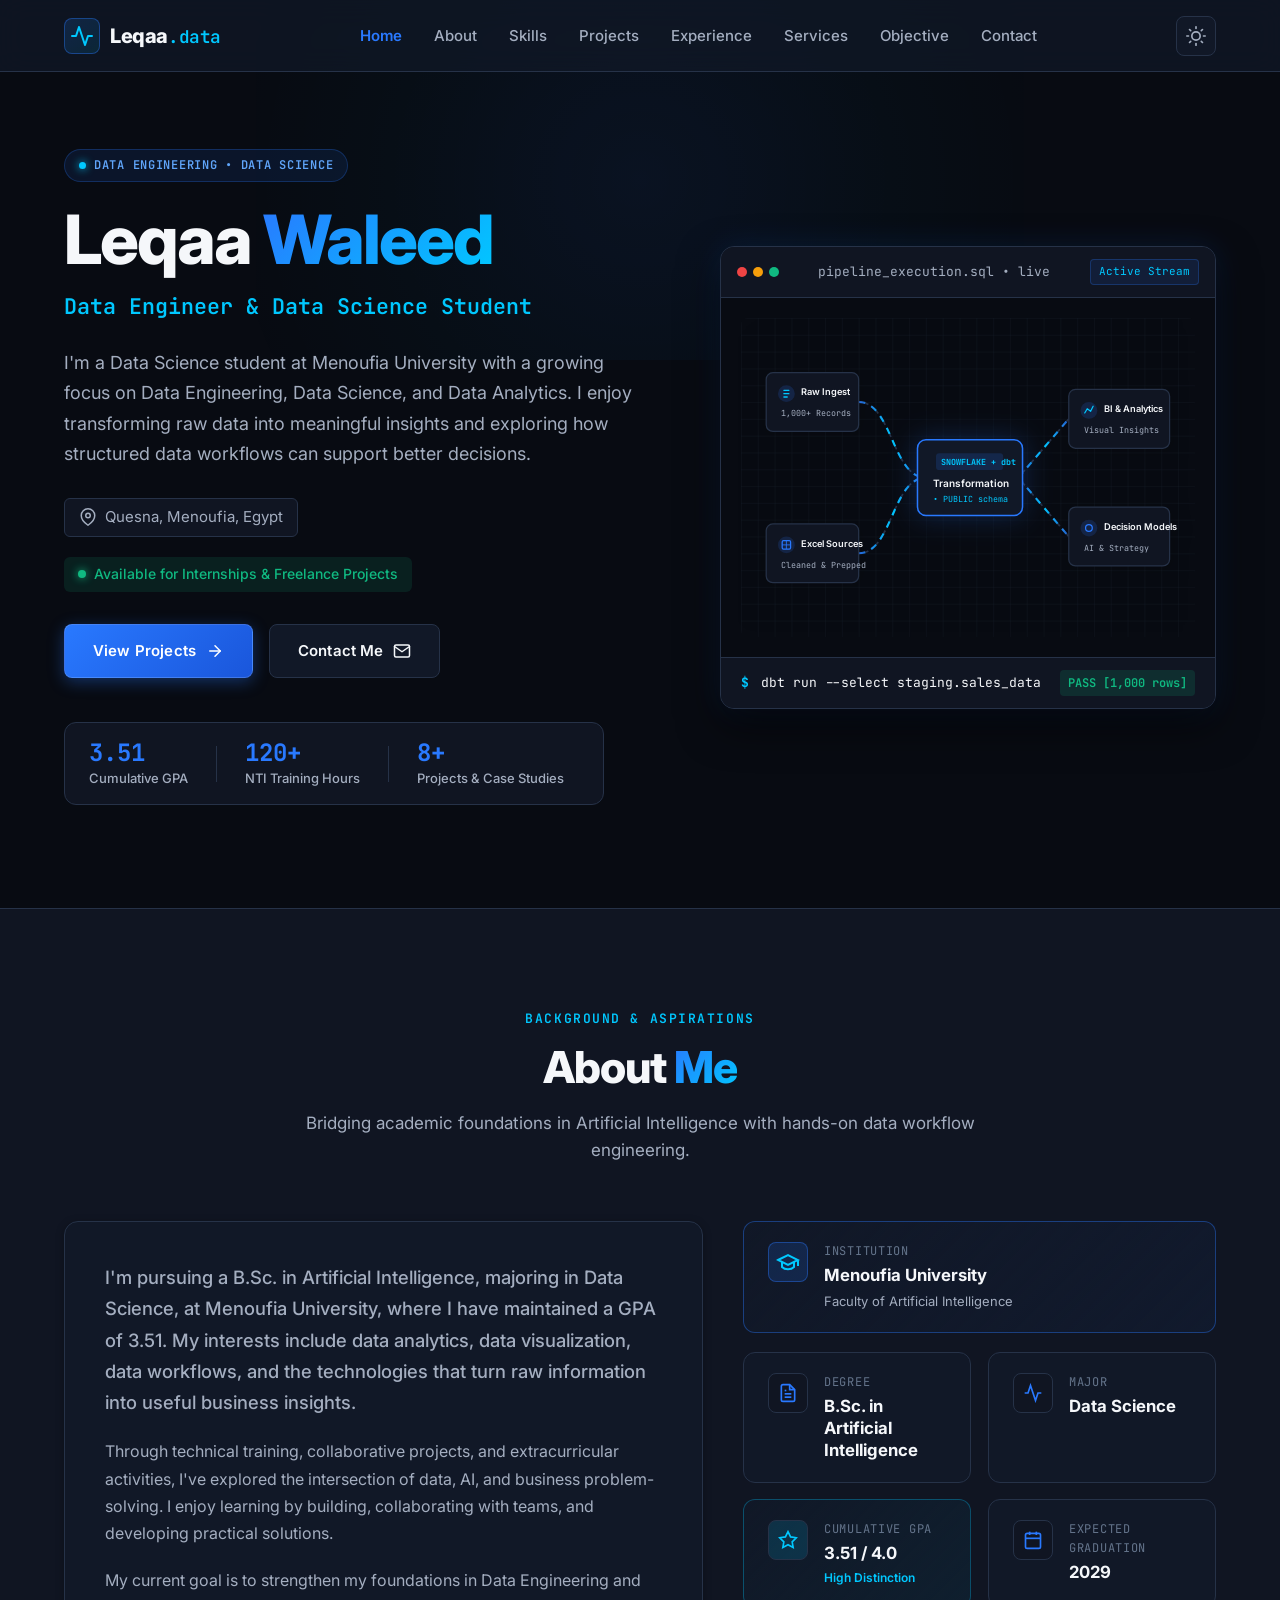
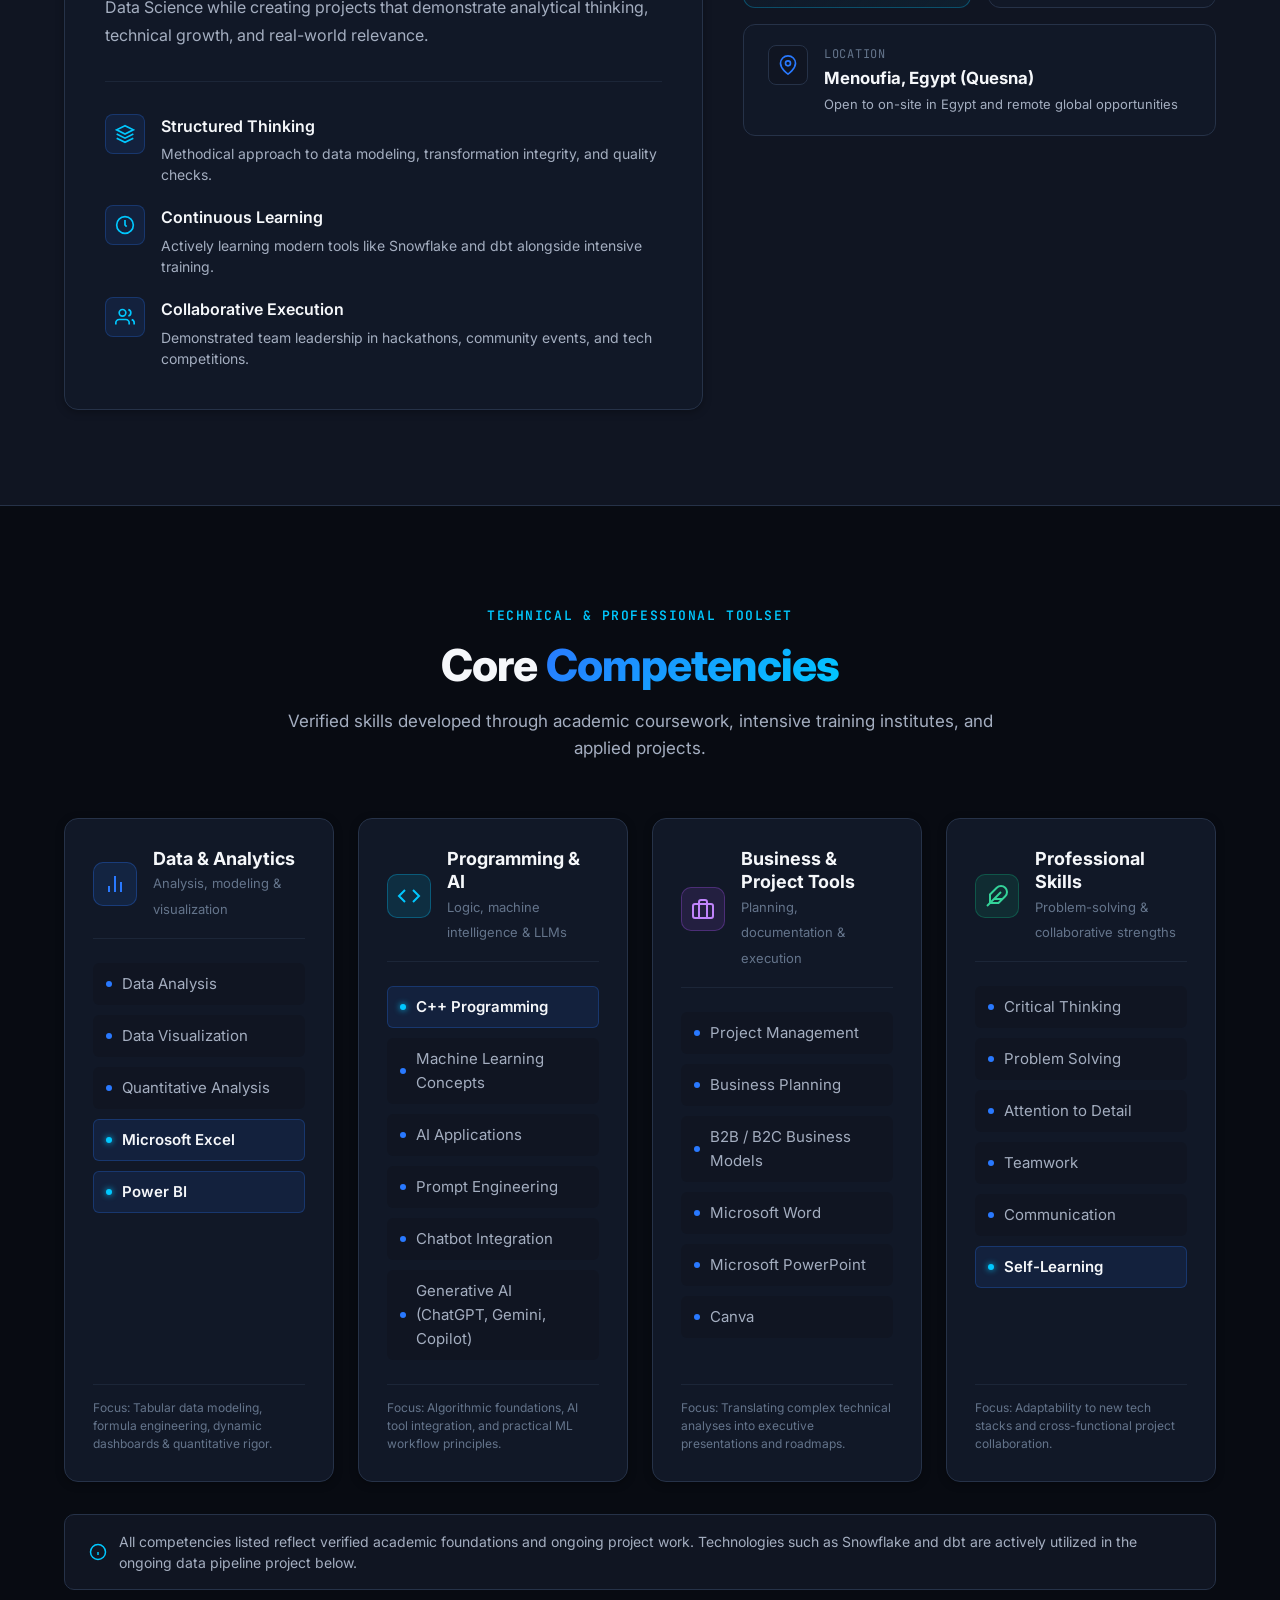
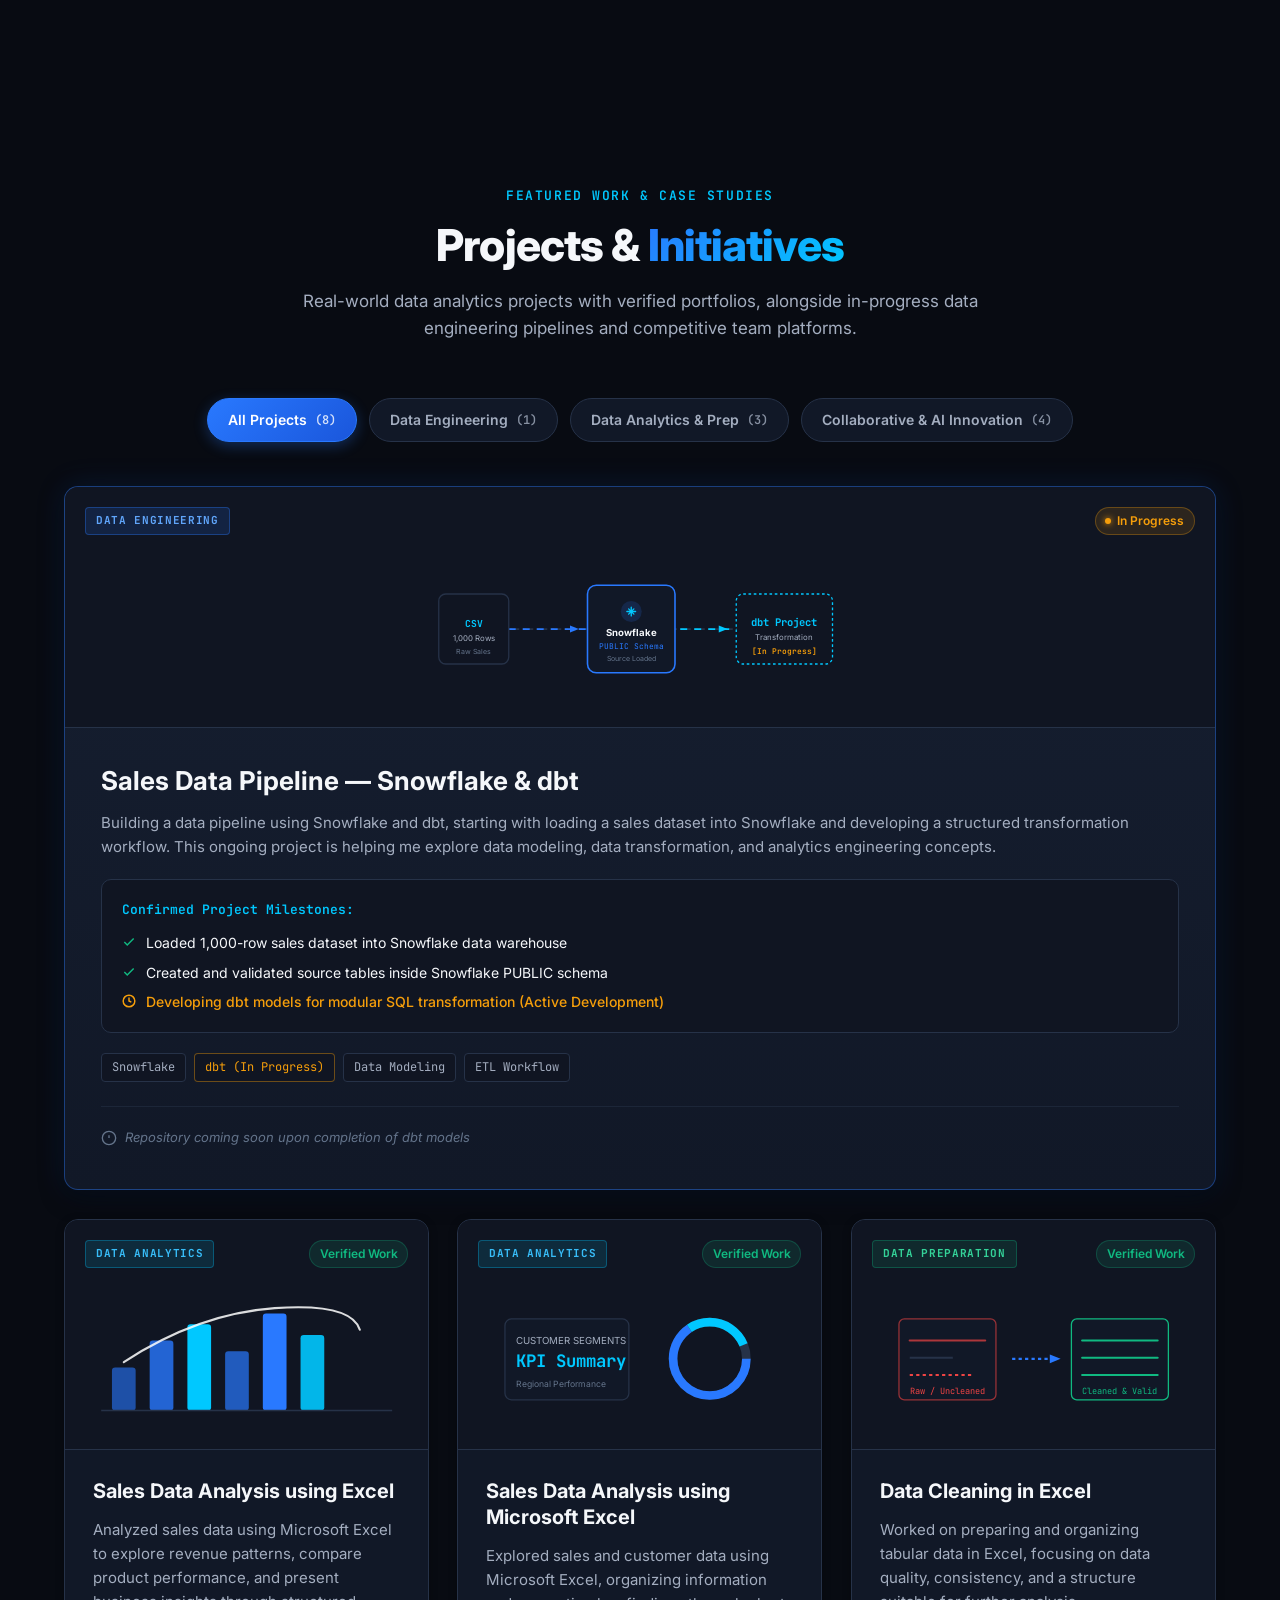
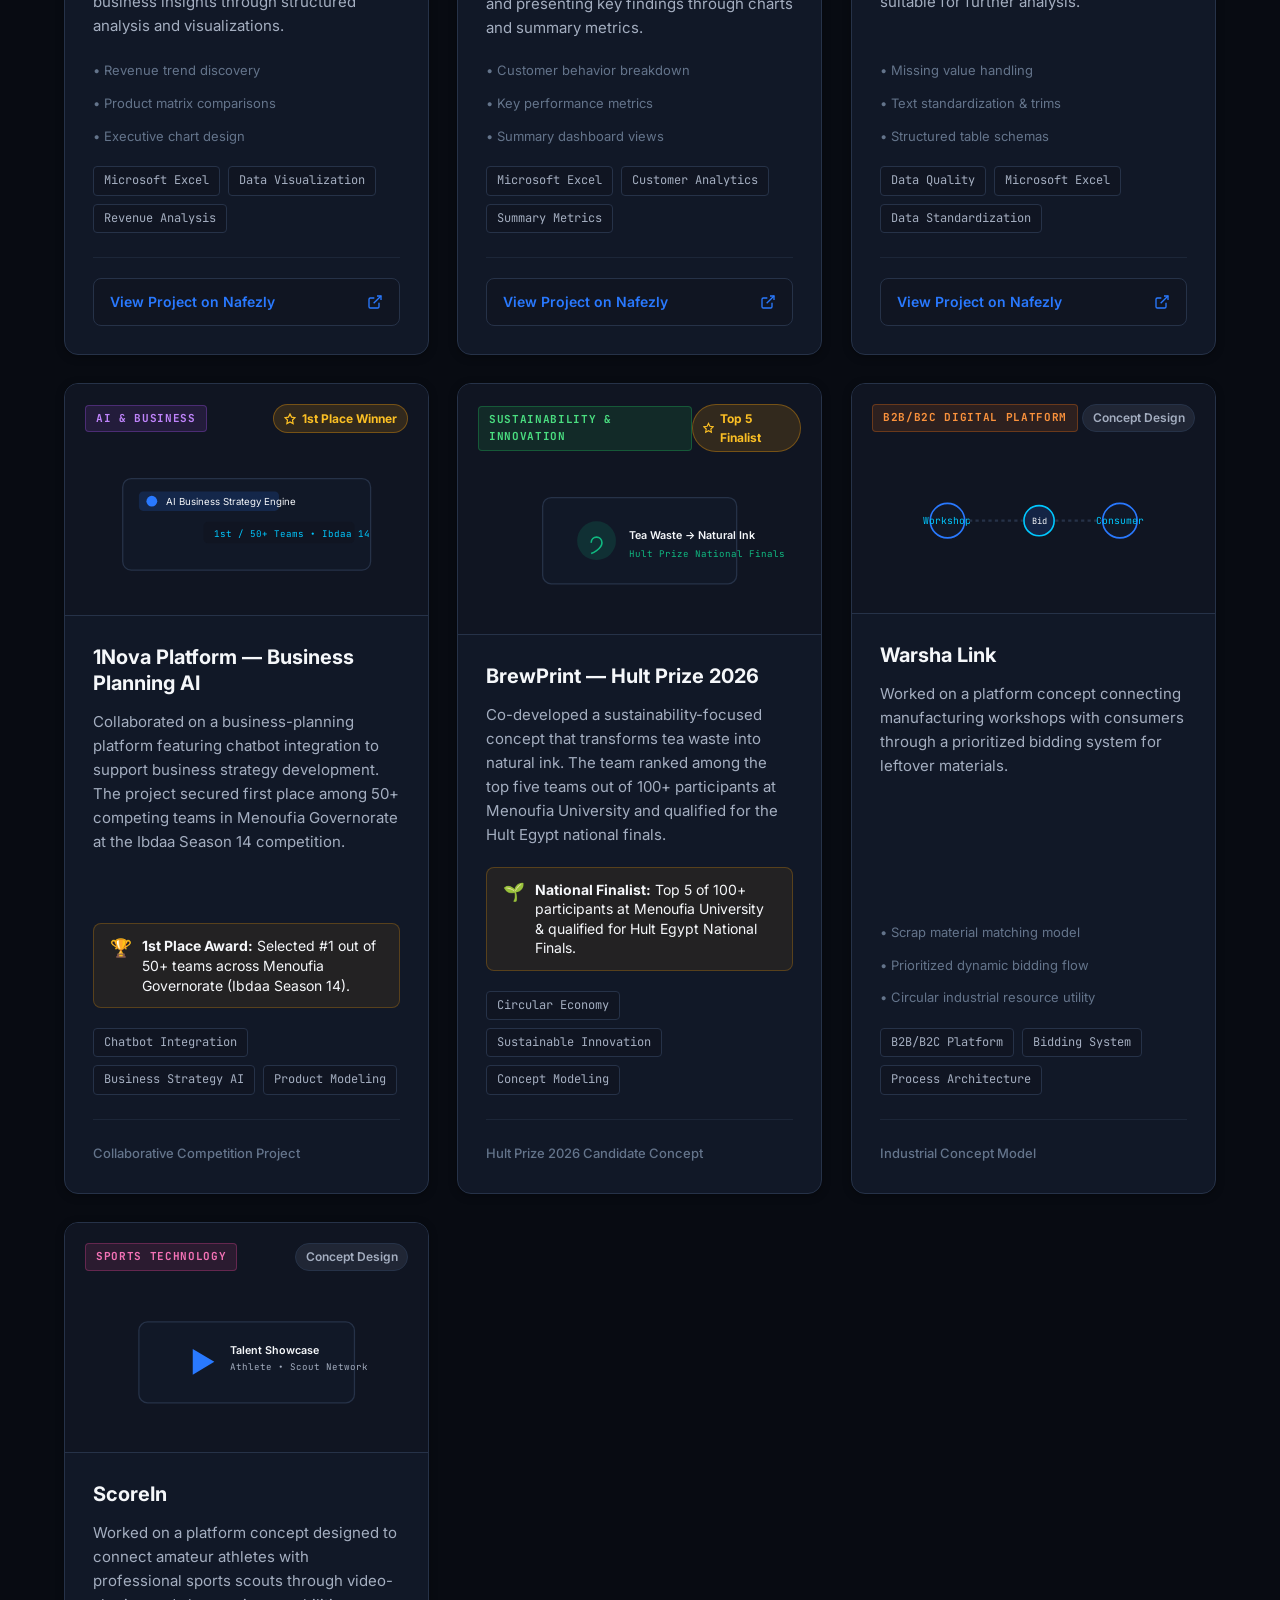
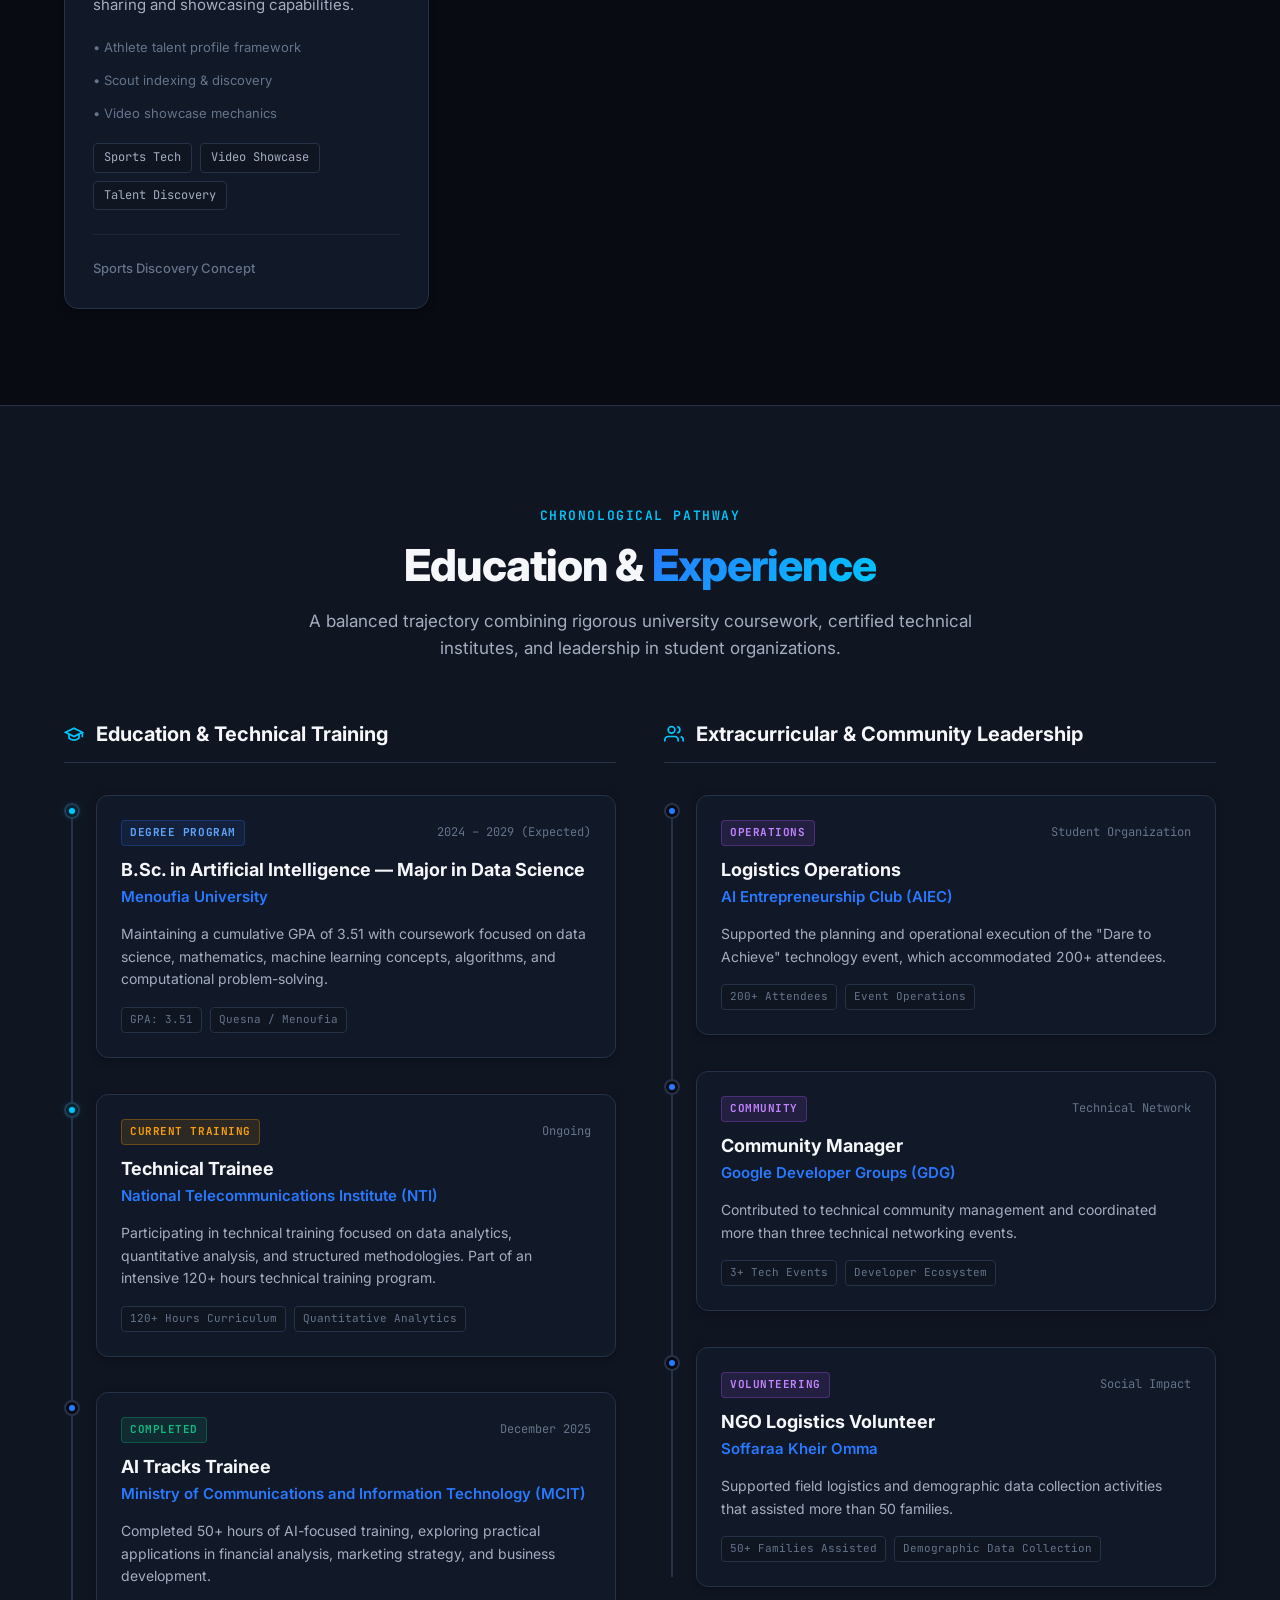
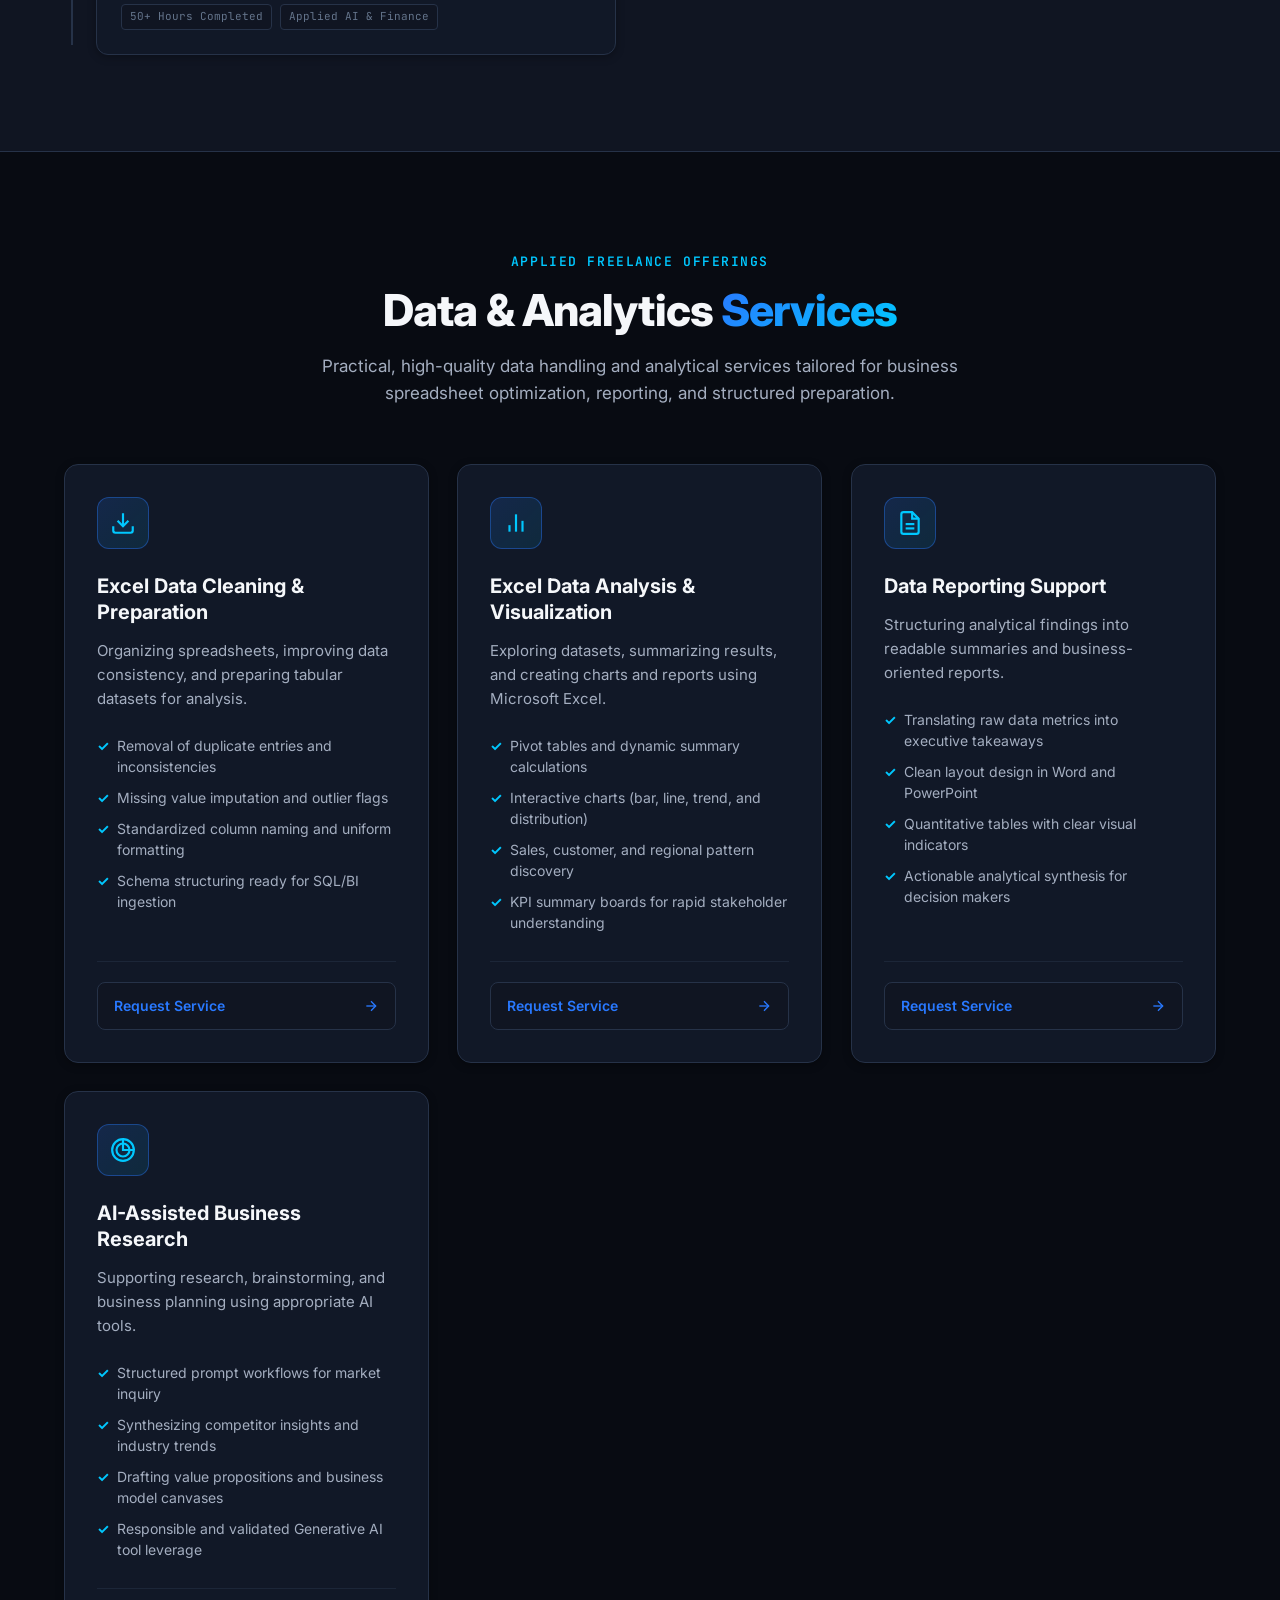
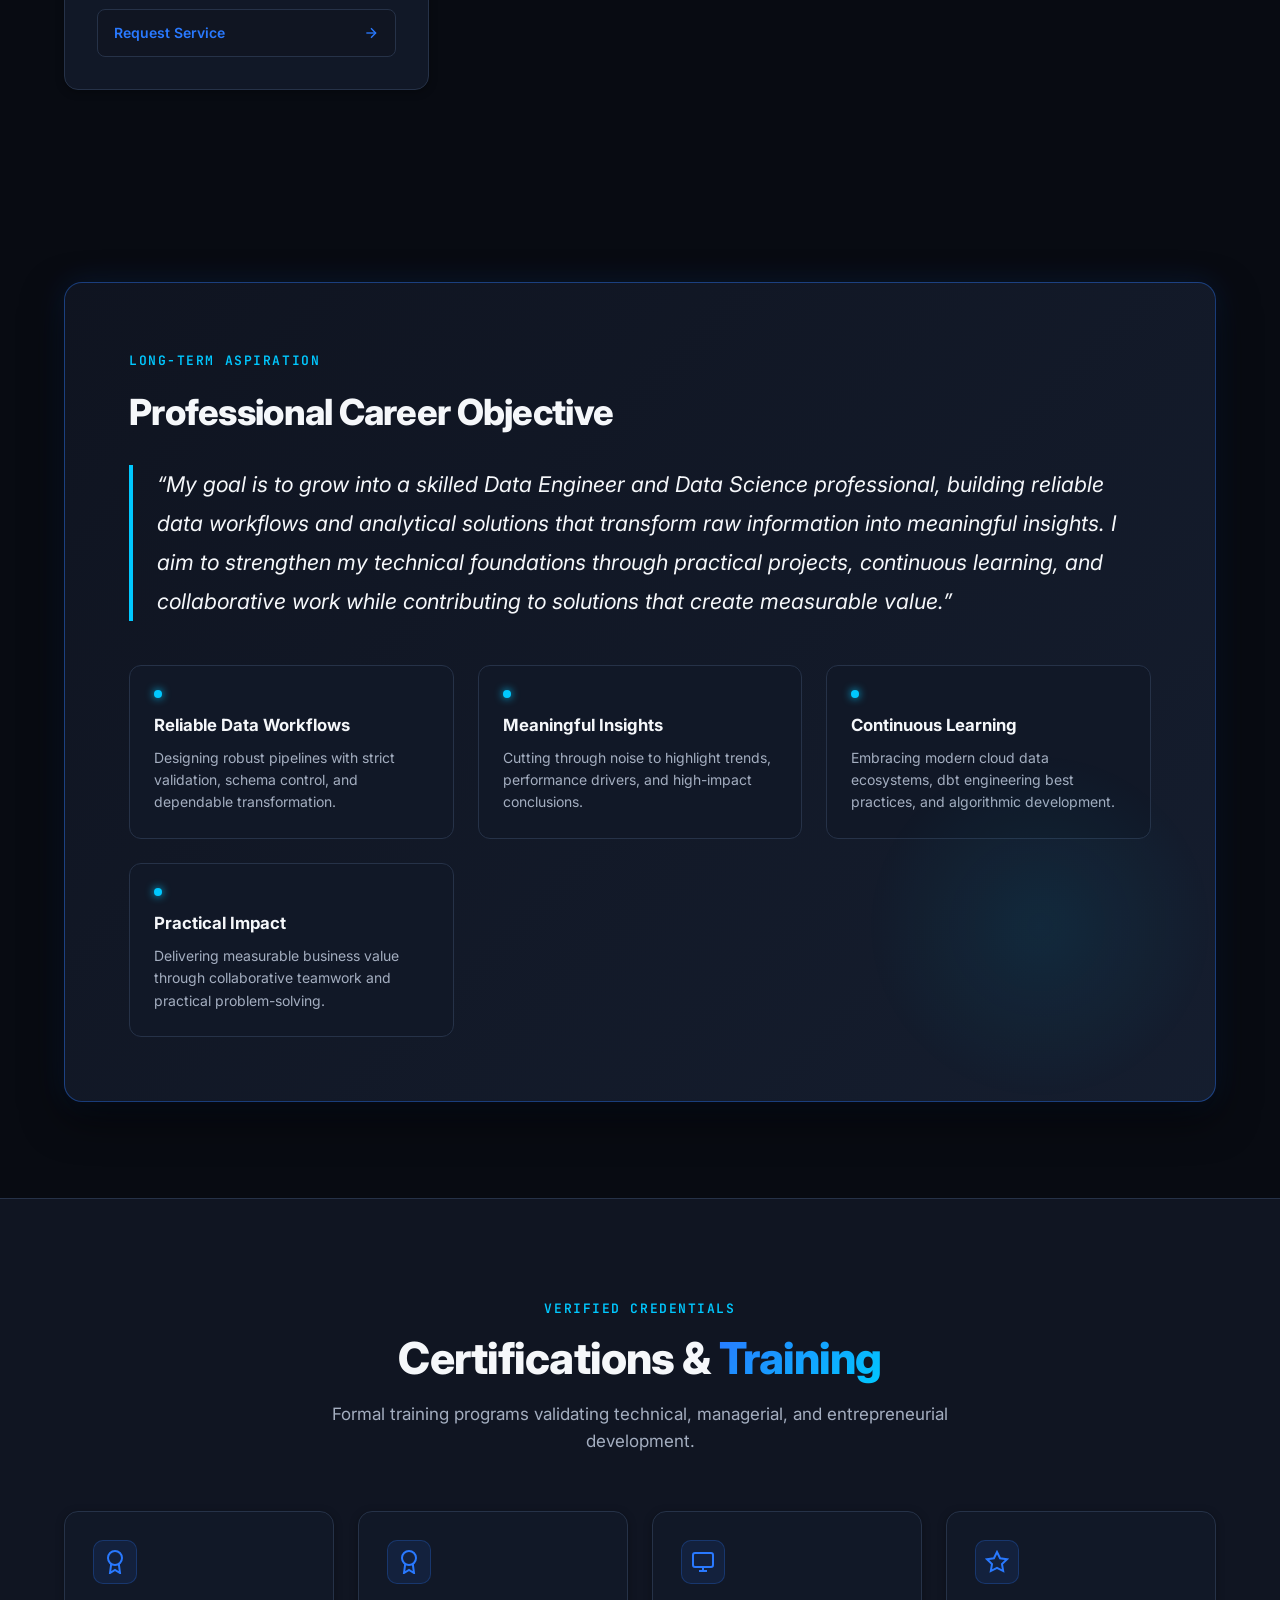
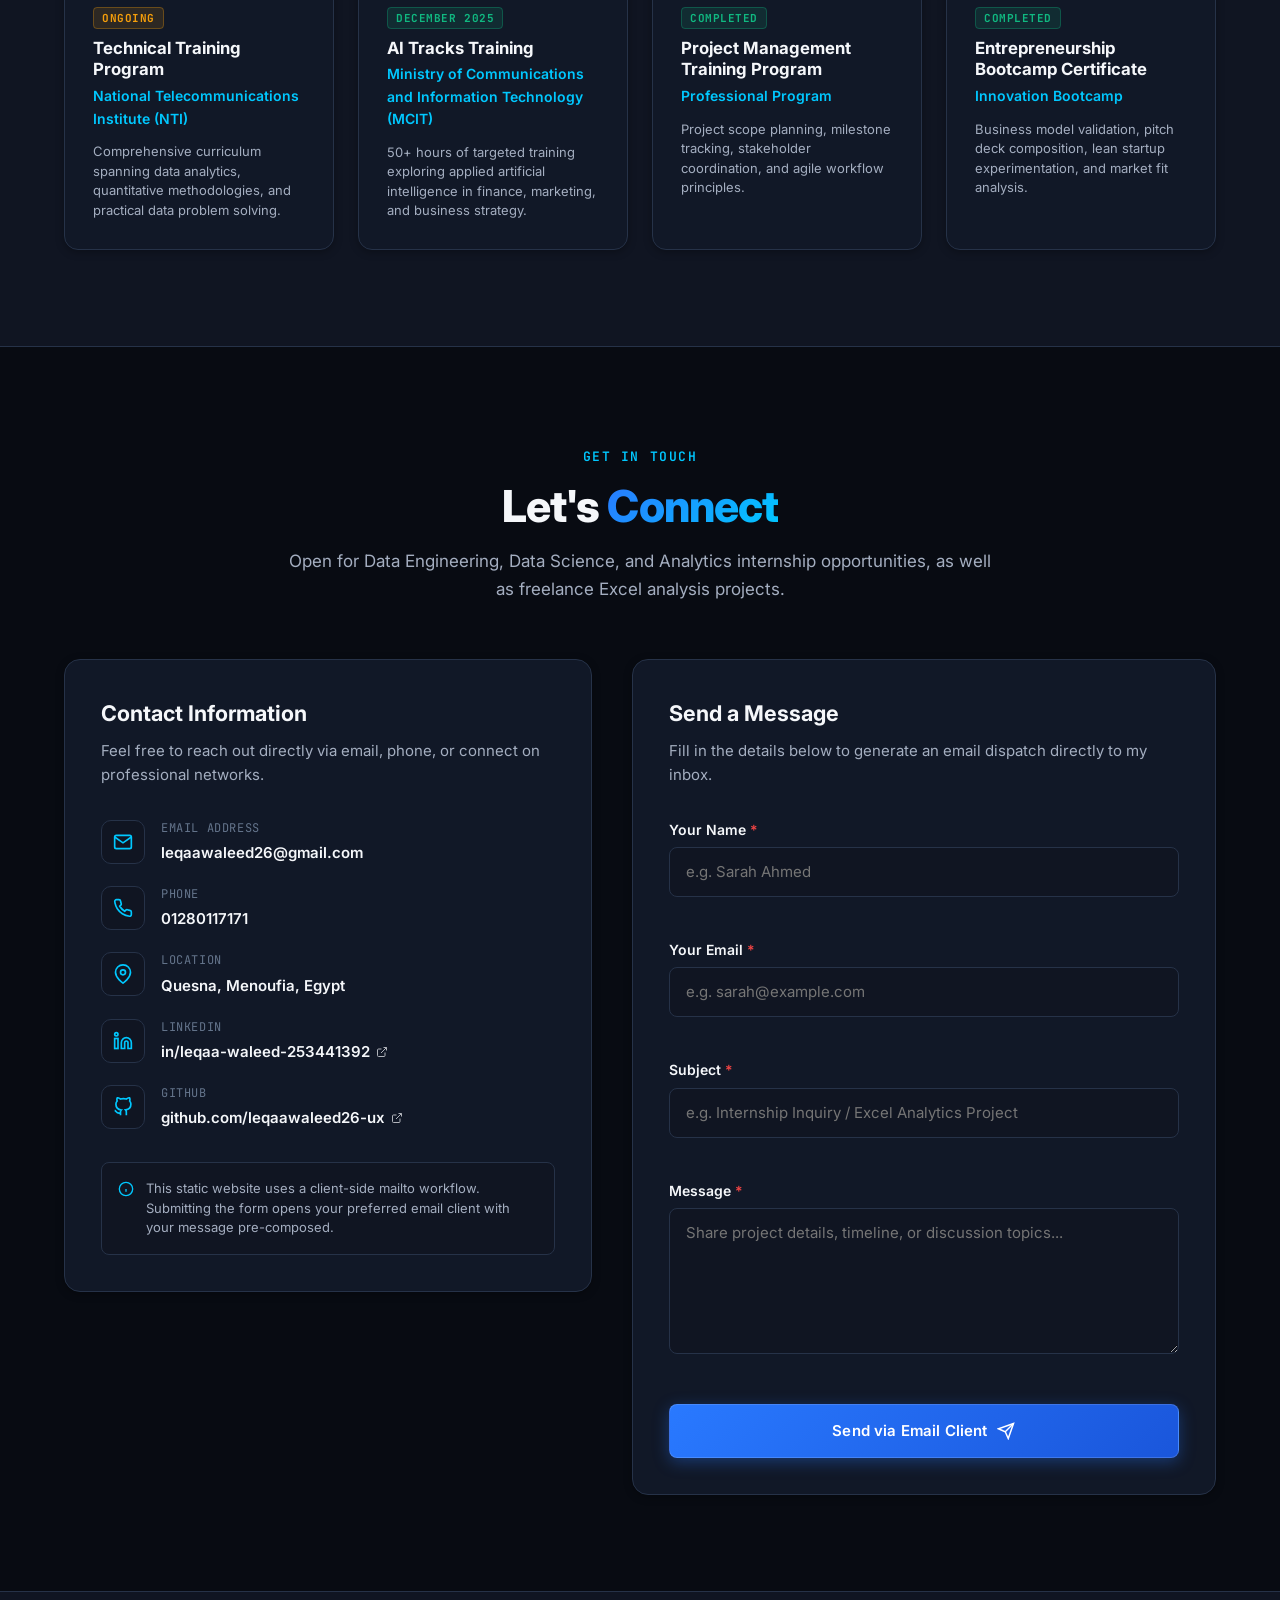
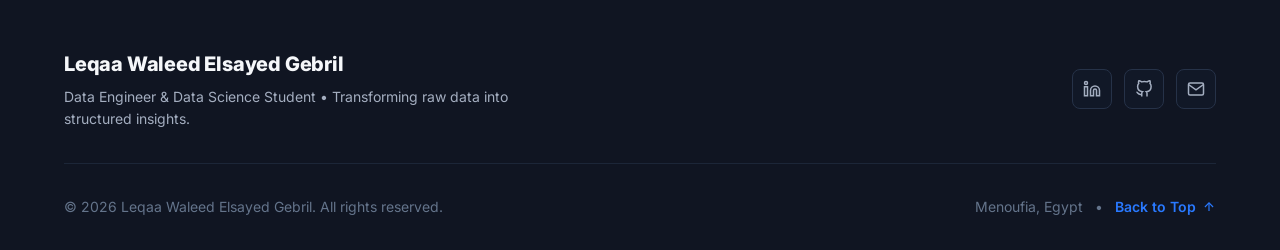
<file: index.html>
<!DOCTYPE html>
<html lang="en">
<head>
  <meta charset="UTF-8">
  <meta http-equiv="refresh" content="0; url=portfolio/index.html">
  <meta name="viewport" content="width=device-width, initial-scale=1.0">
  <title>Leqaa Waleed | Data Engineering & Data Science Portfolio</title>
  <script>
    window.location.replace("portfolio/index.html");
  </script>
</head>
<body style="font-family: sans-serif; background: #080B12; color: #F5F7FA; display: flex; align-items: center; justify-content: center; height: 100vh; margin: 0;">
  <p>Loading portfolio... If you are not redirected automatically, <a href="portfolio/index.html" style="color: #2979FF;">click here to view the portfolio</a>.</p>
</body>
</html>
</file>
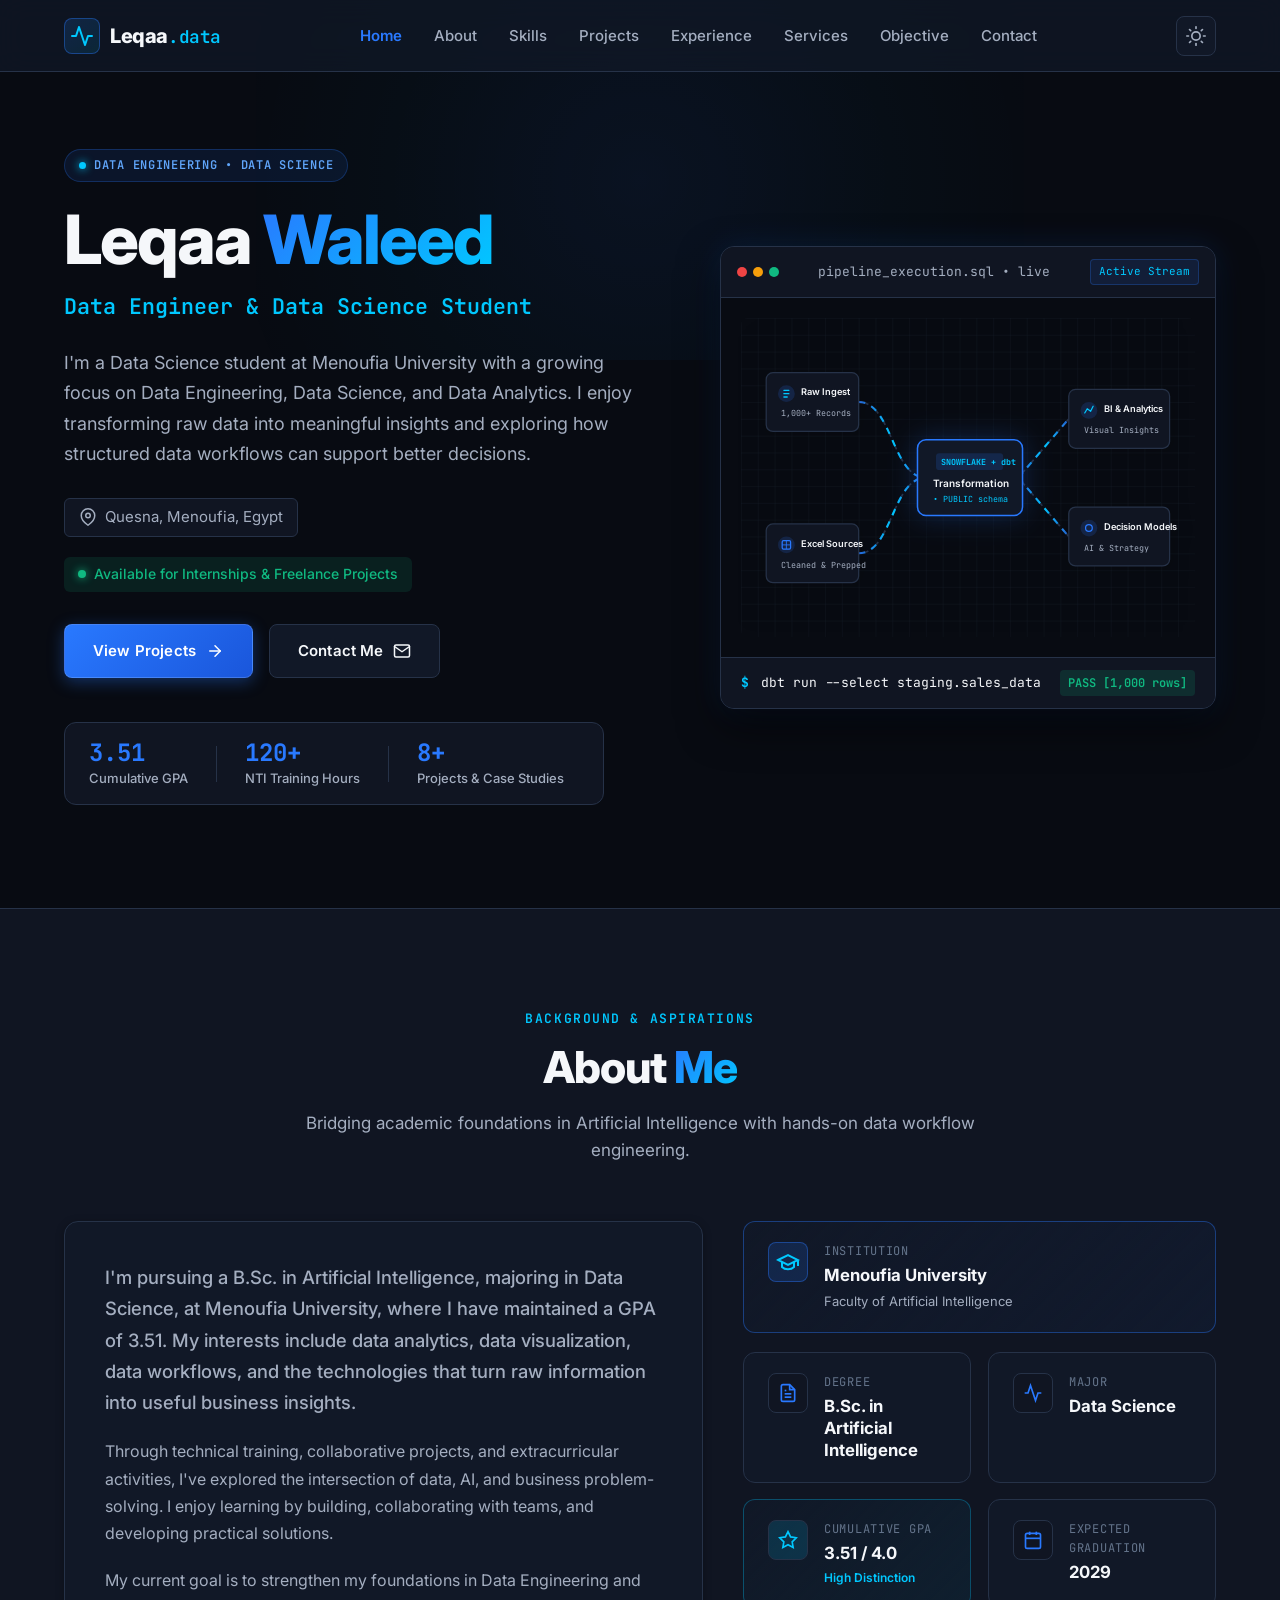
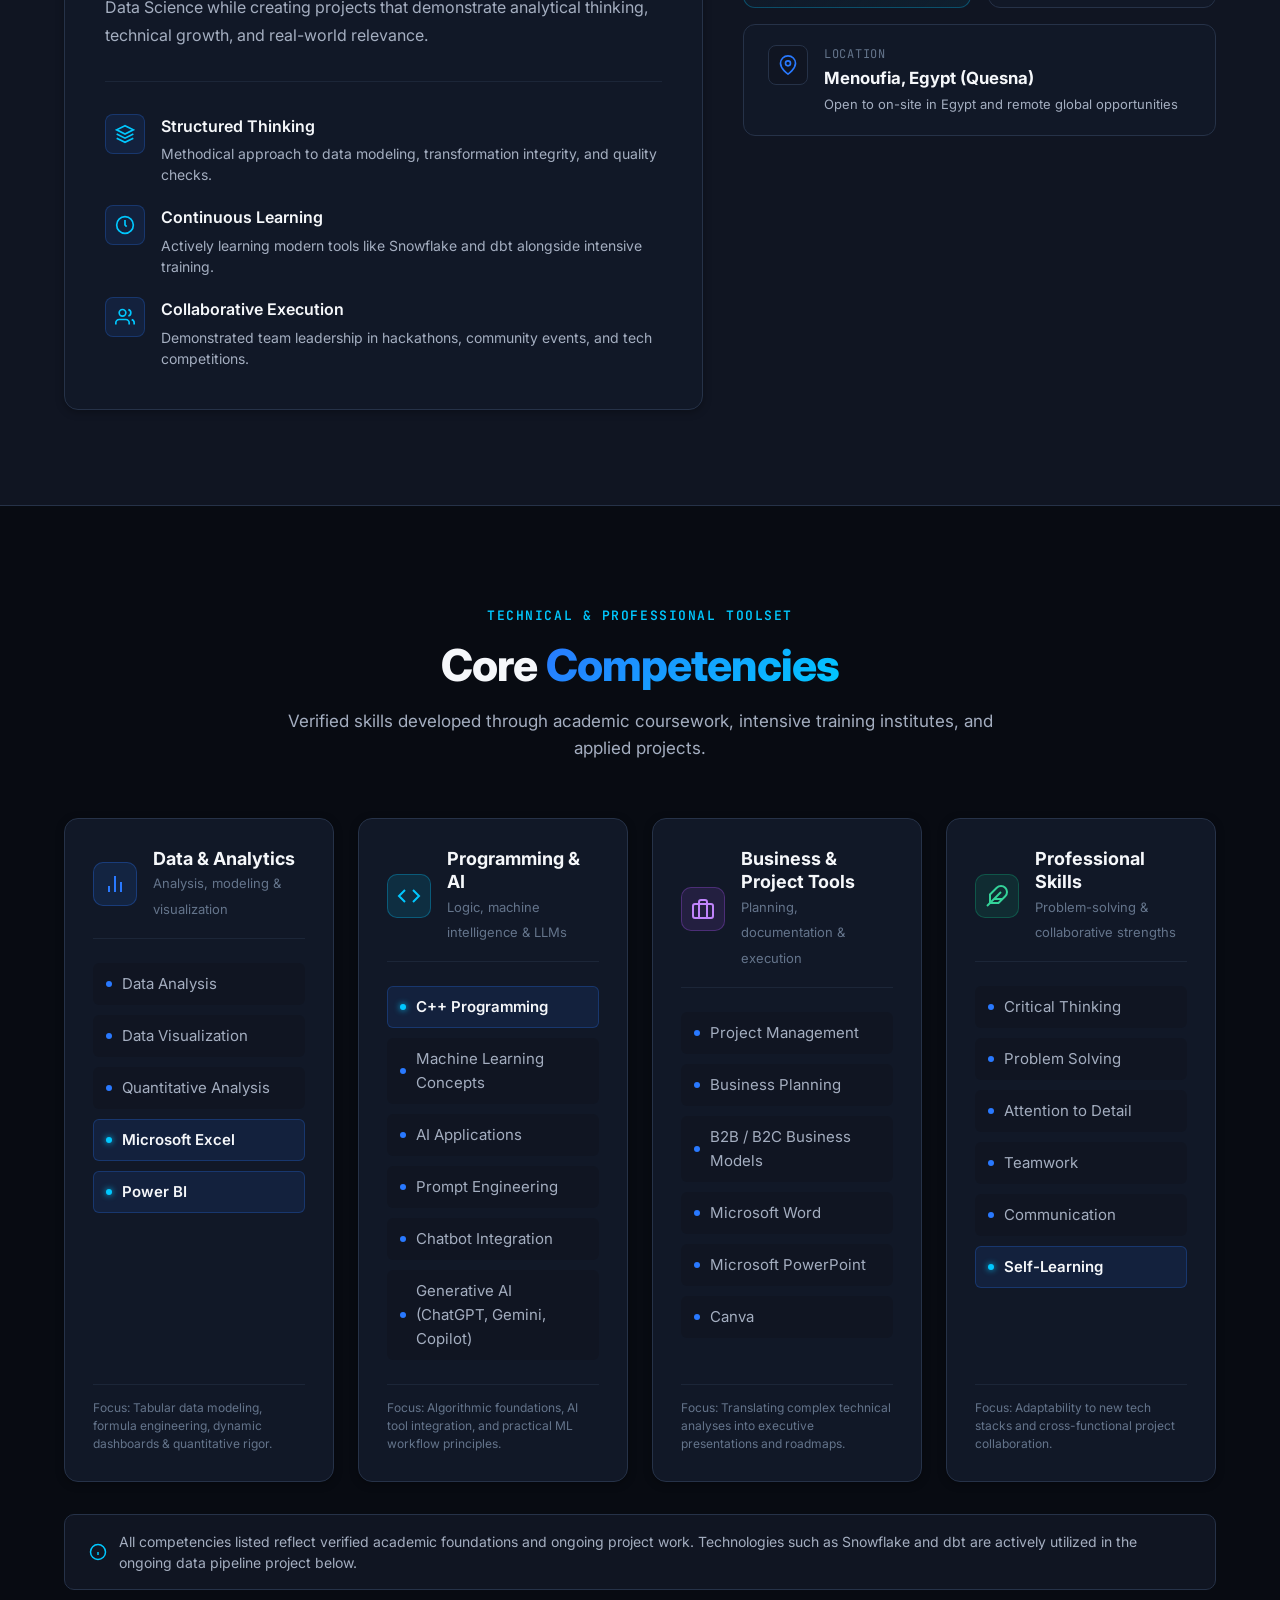
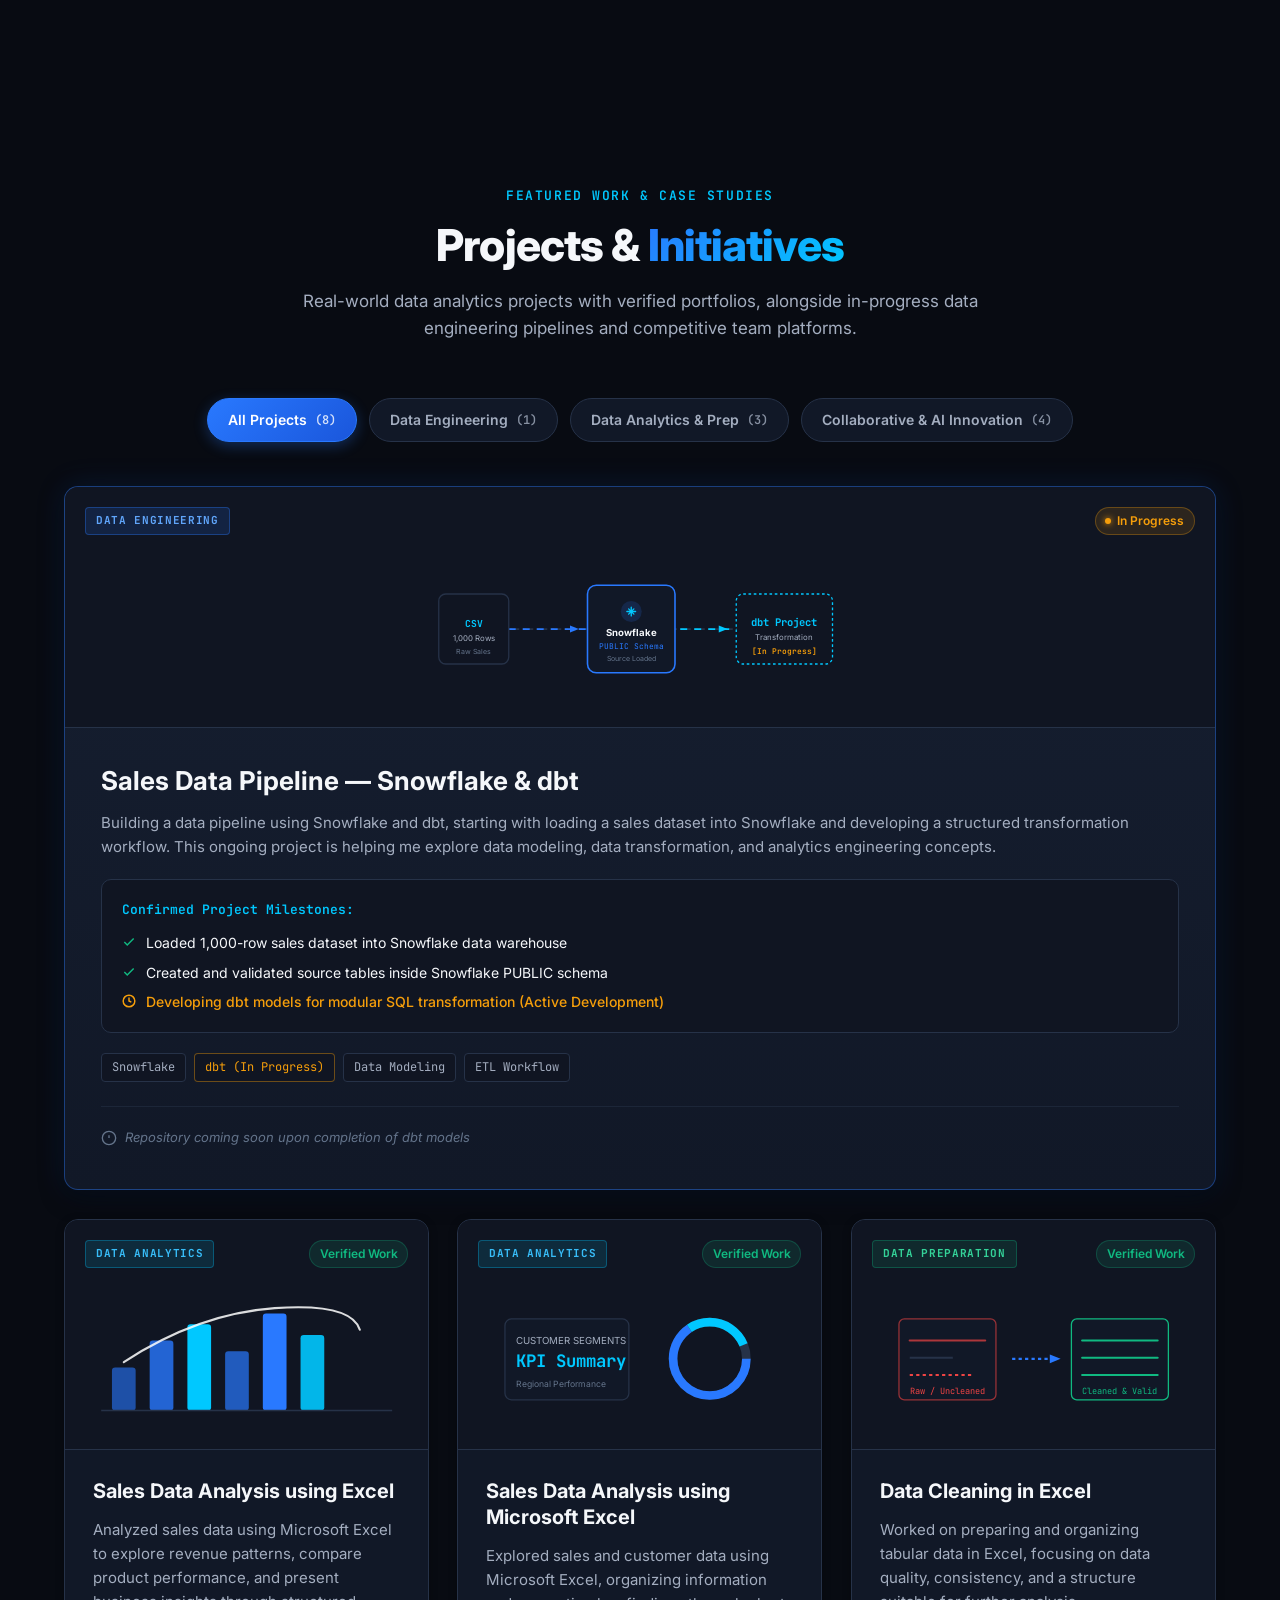
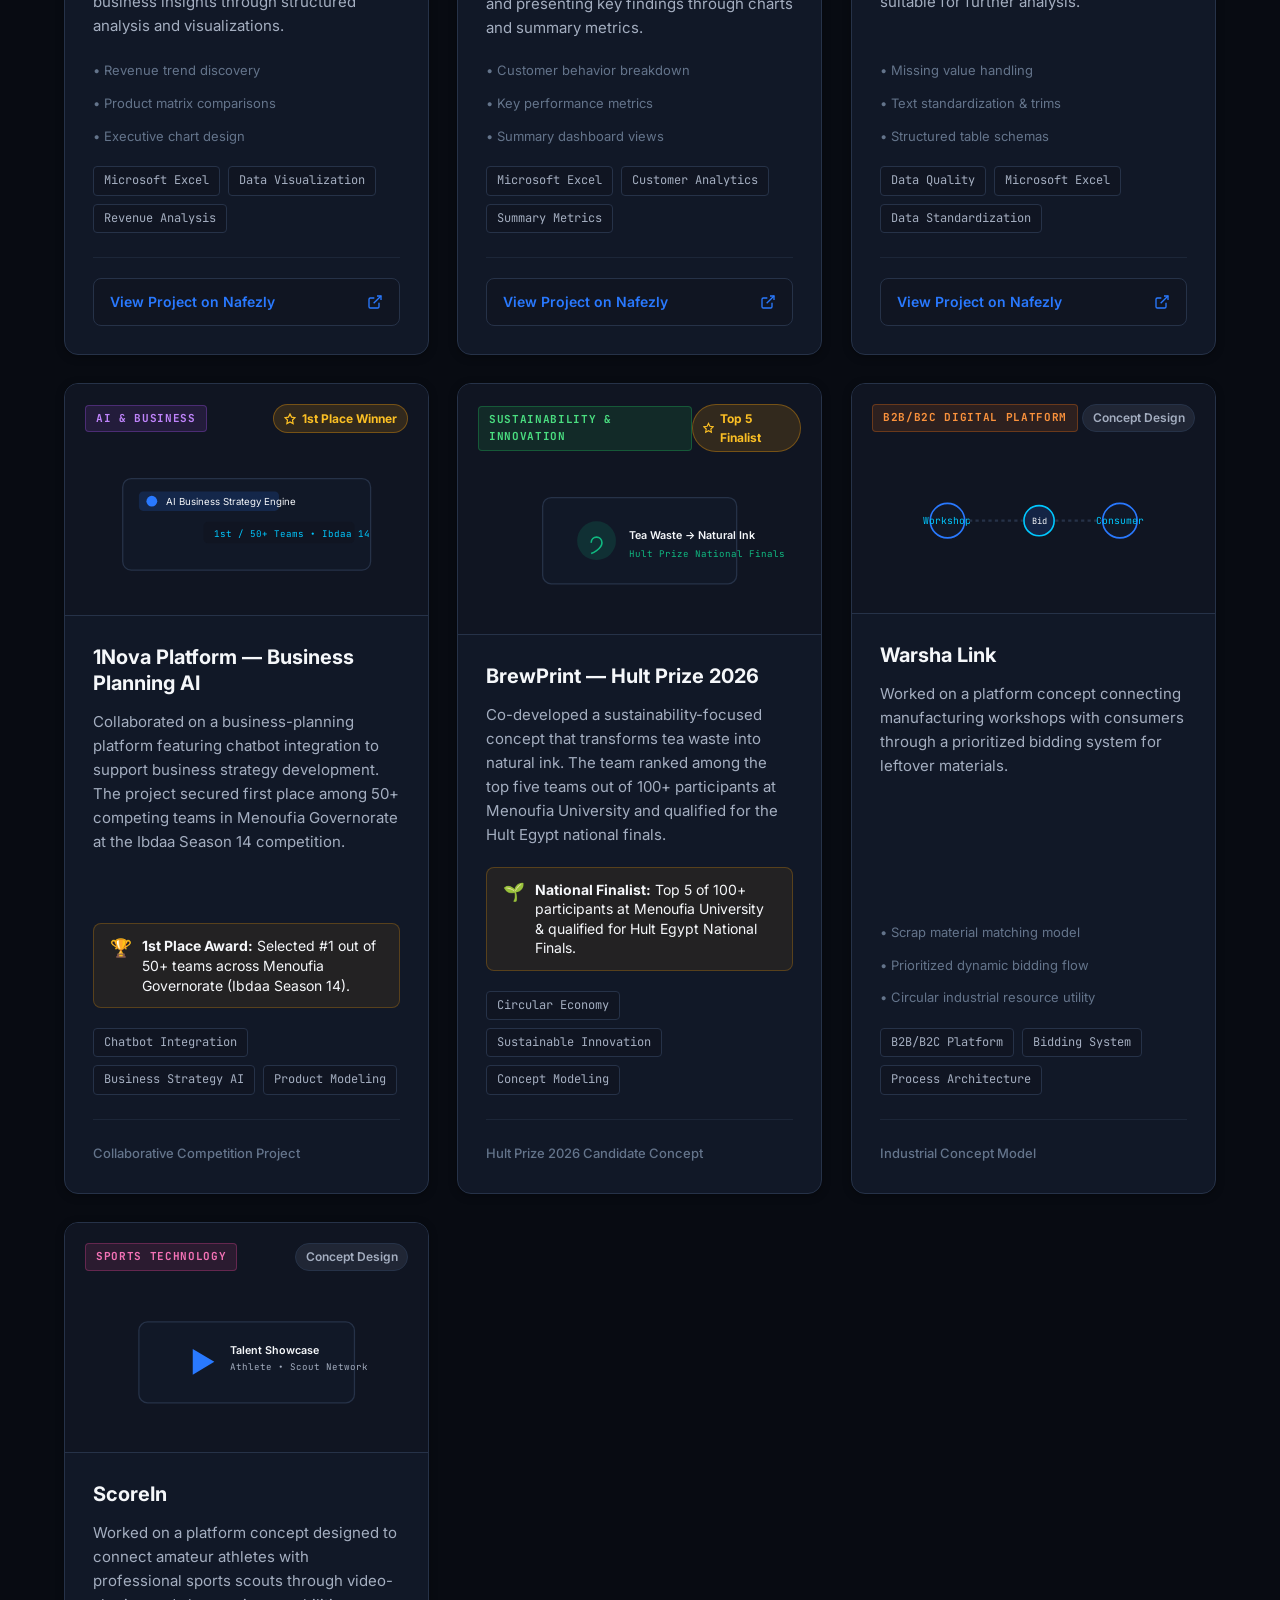
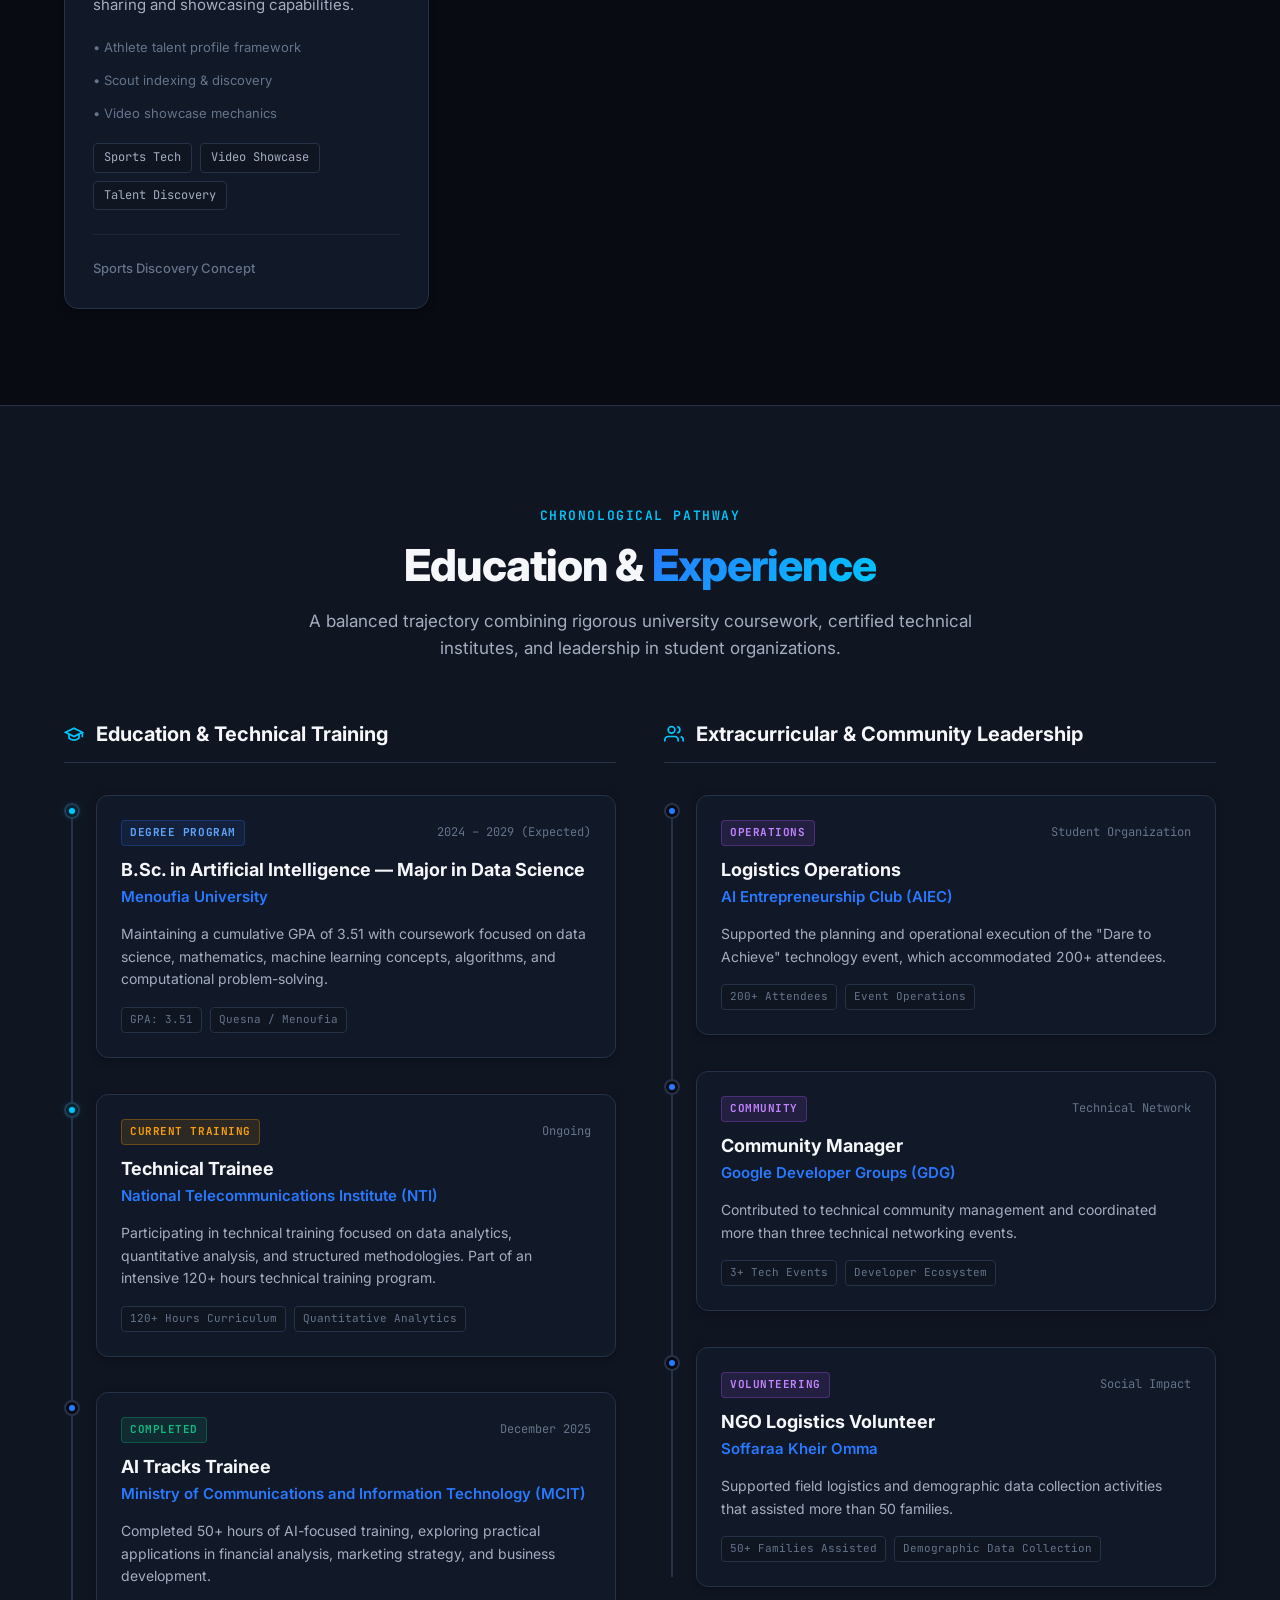
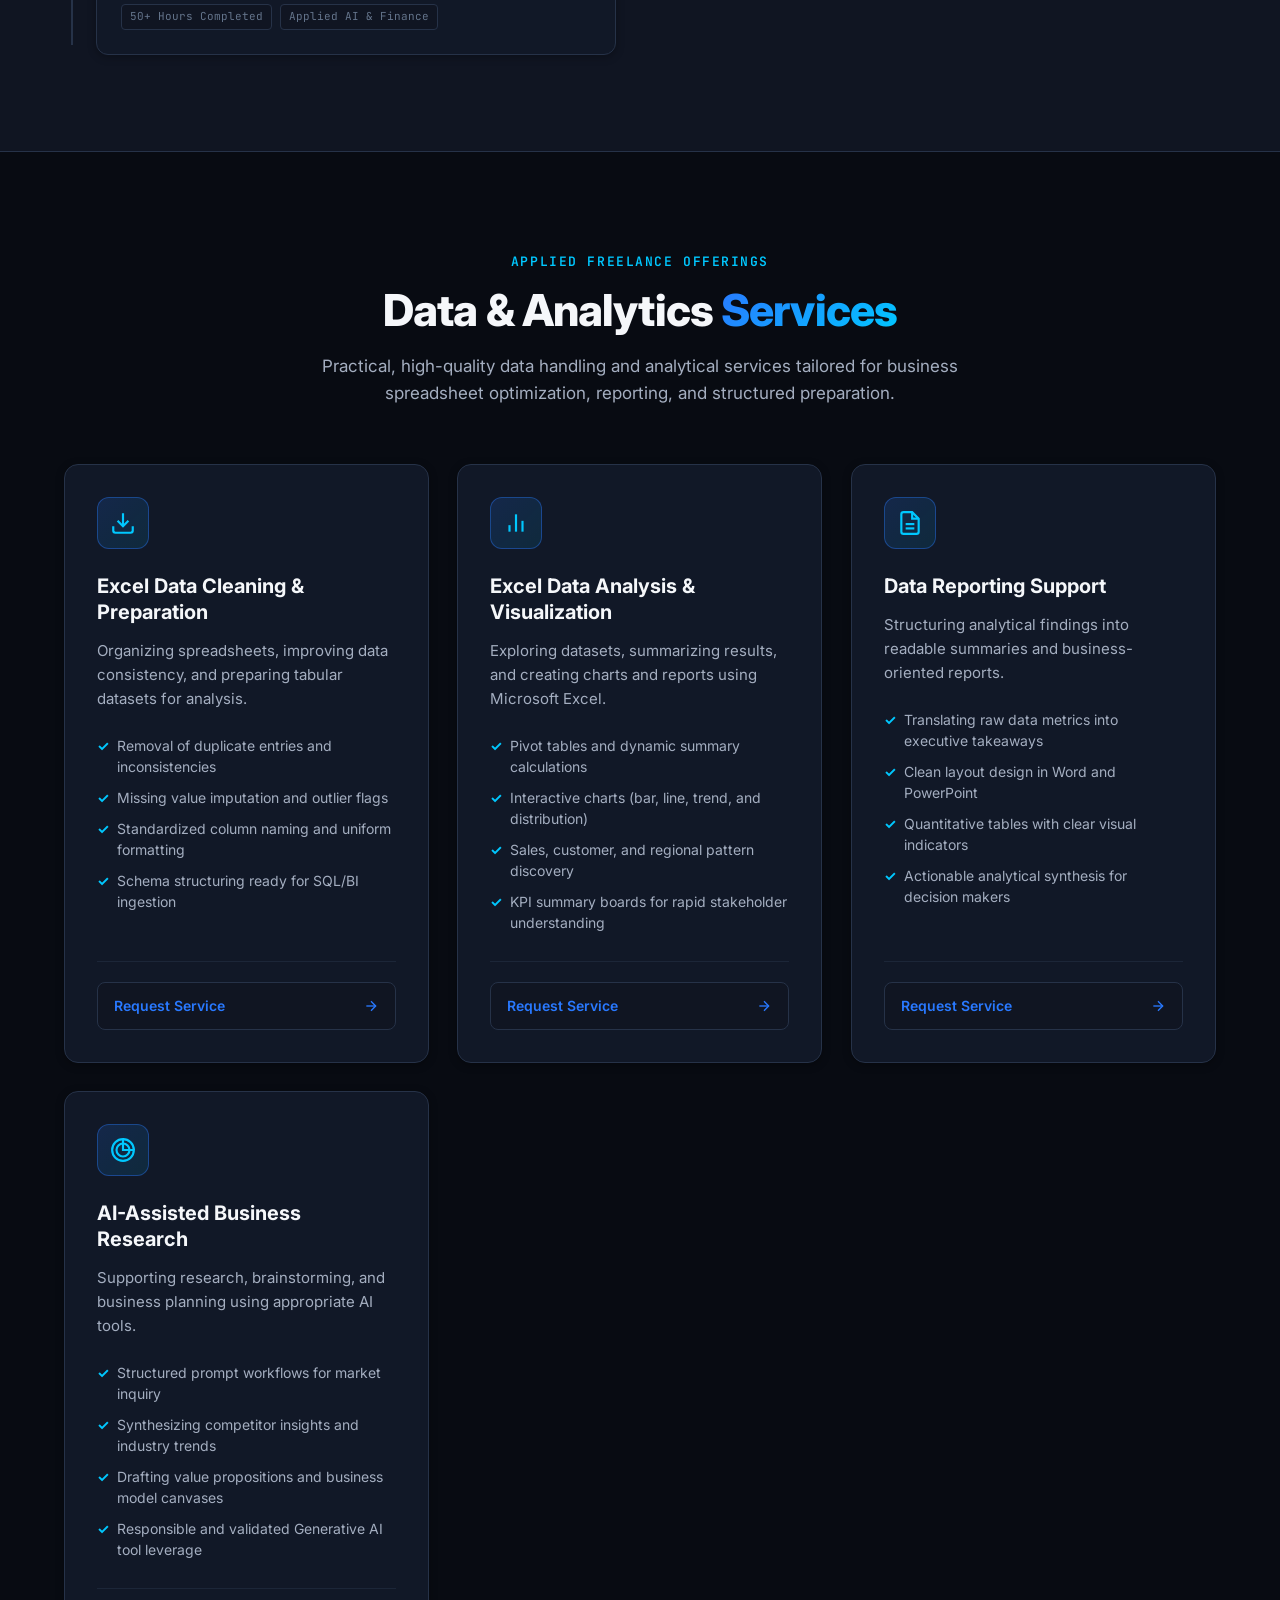
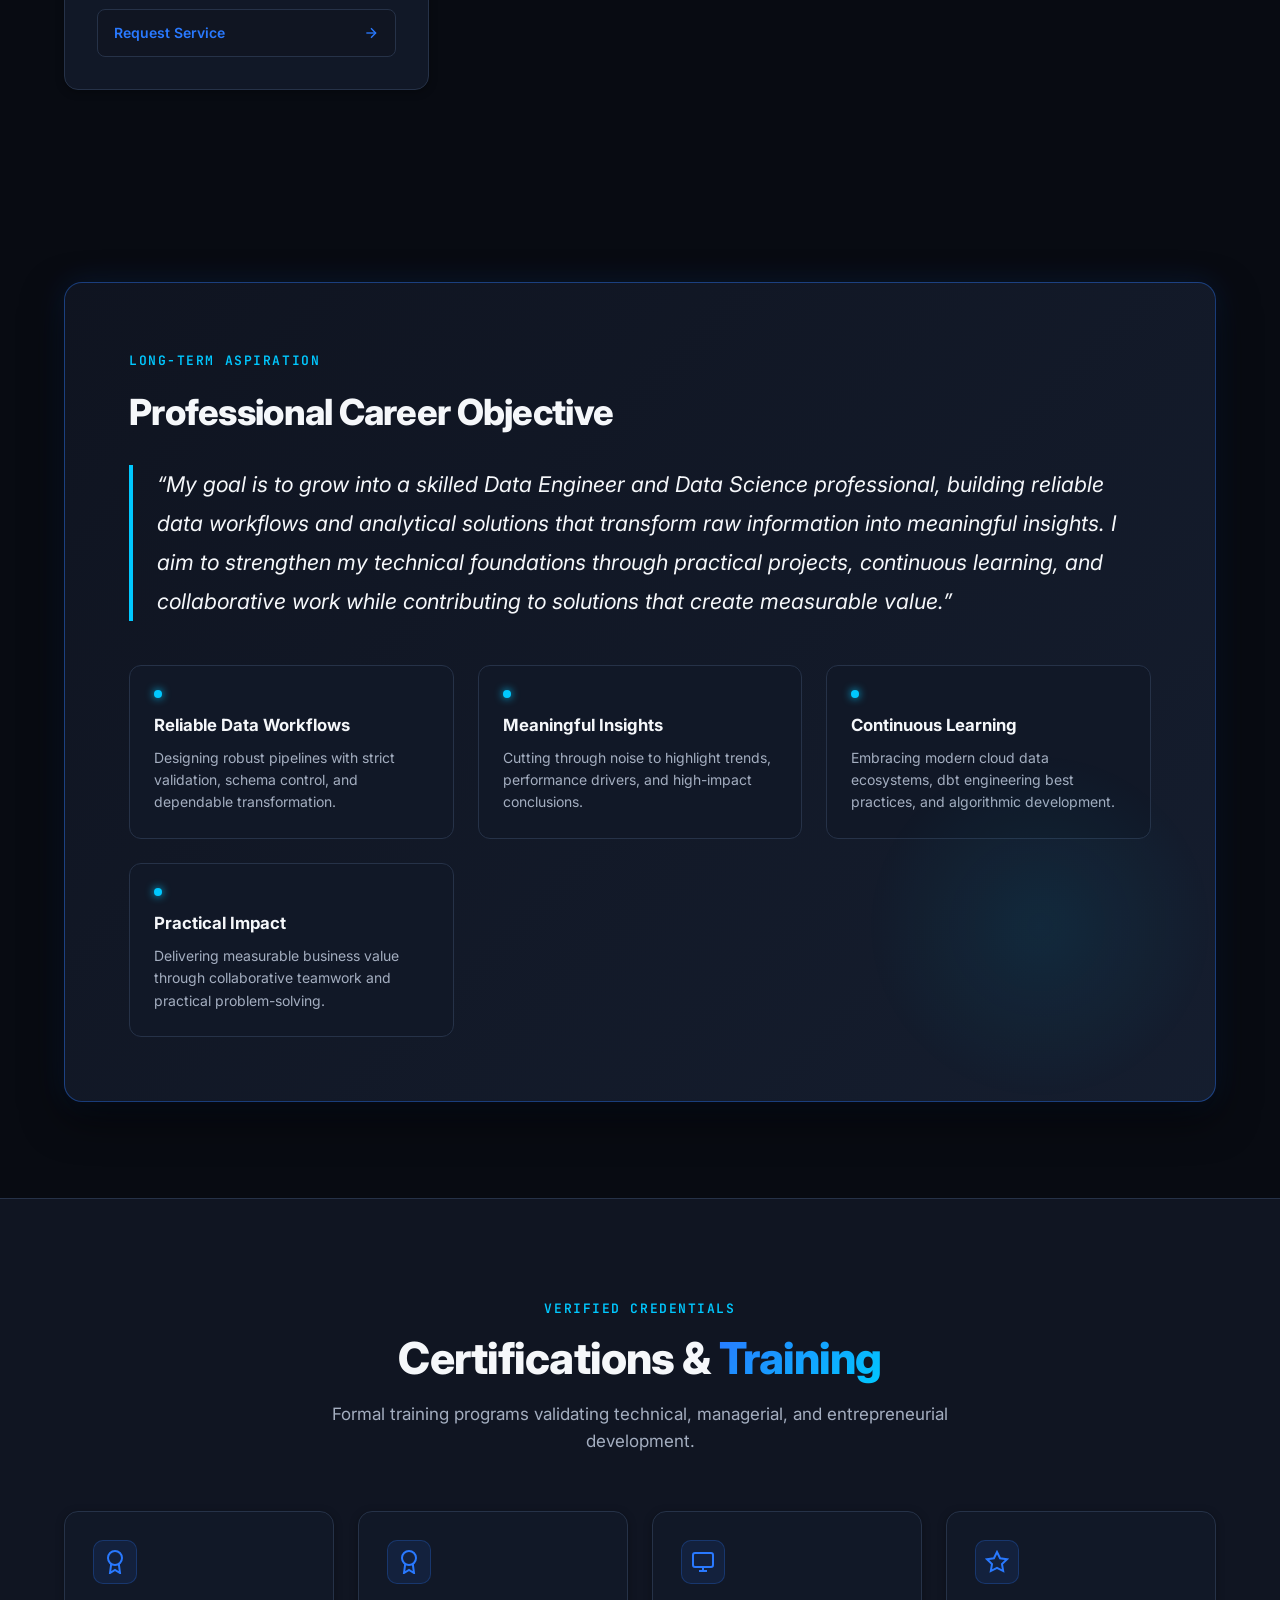
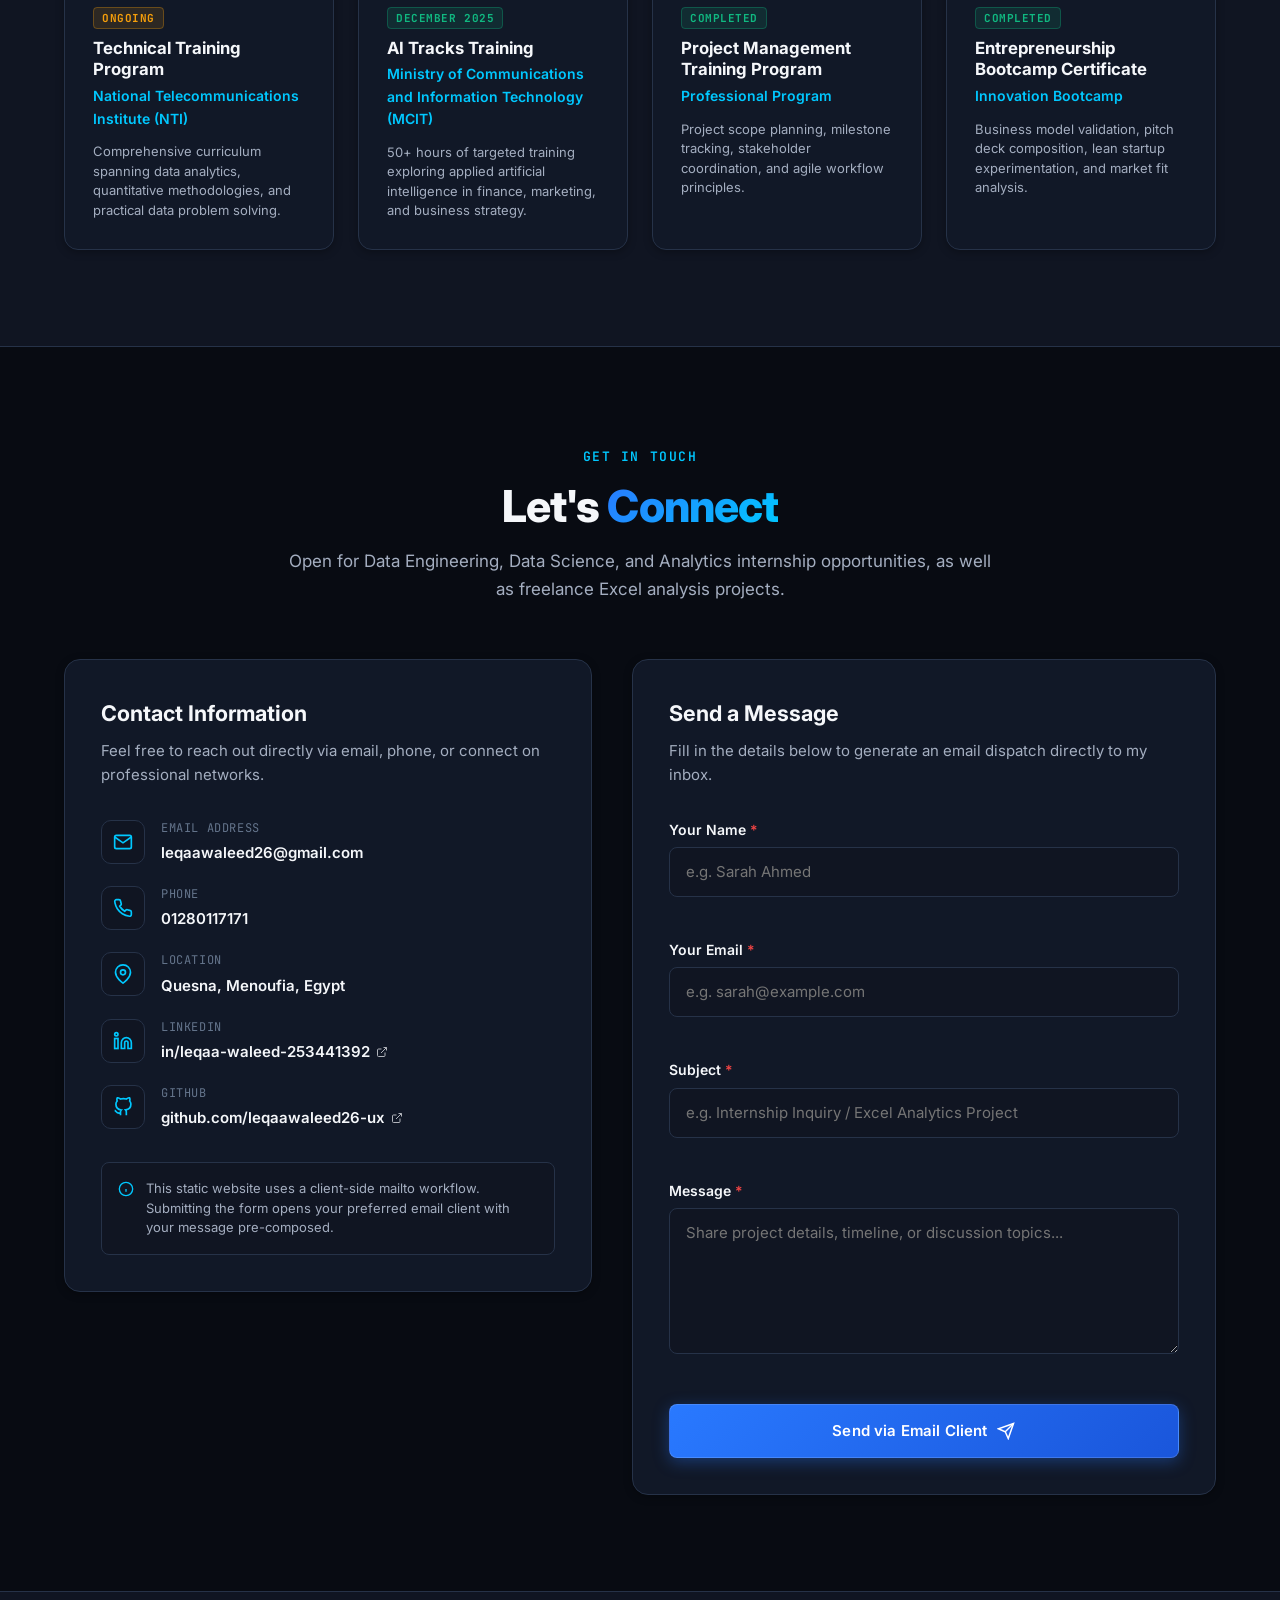
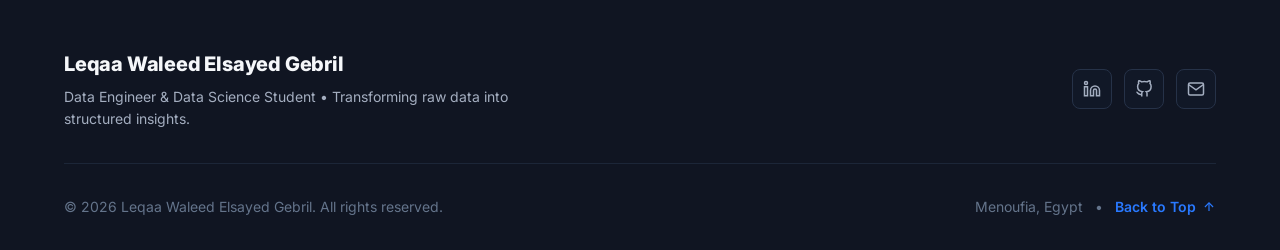
<file: portfolio/index.html>
<!DOCTYPE html>
<html lang="en" data-theme="dark">
<head>
  <meta charset="UTF-8">
  <meta name="viewport" content="width=device-width, initial-scale=1.0">
  <meta name="description" content="Portfolio of Leqaa Waleed Elsayed Gebril - Data Engineering & Data Science Student at Menoufia University. Showcasing data analytics, pipeline development with Snowflake and dbt, and collaborative tech projects.">
  <meta name="keywords" content="Leqaa Waleed, Data Engineering, Data Science, Data Analytics, Menoufia University, Snowflake, dbt, Excel Data Analysis, Egypt">
  <meta name="author" content="Leqaa Waleed Elsayed Gebril">
  
  <!-- Open Graph Meta Tags -->
  <meta property="og:title" content="Leqaa Waleed | Data Engineer & Data Science Student">
  <meta property="og:description" content="Portfolio of Leqaa Waleed - Transforming raw data into structured insights. Data Engineering, Analytics, and AI projects.">
  <meta property="og:type" content="website">
  
  <title>Leqaa Waleed | Data Engineer & Data Science Student</title>

  <!-- Google Fonts: Inter & JetBrains Mono -->
  <link rel="preconnect" href="https://fonts.googleapis.com">
  <link rel="preconnect" href="https://fonts.gstatic.com" crossorigin>
  <link href="https://fonts.googleapis.com/css2?family=Inter:wght@300;400;500;600;700;800&family=JetBrains+Mono:wght@400;500;600&display=swap" rel="stylesheet">

  <!-- Core Stylesheet -->
  <link rel="stylesheet" href="css/style.css">
</head>
<body>
  <!-- Accessible Skip to Content Link -->
  <a href="#main-content" class="skip-to-content">Skip to main content</a>

  <!-- Navigation Bar -->
  <header class="header" id="navbar">
    <div class="container nav-container">
      <a href="#hero" class="brand-logo" aria-label="Leqaa Waleed Homepage">
        <span class="logo-symbol">
          <svg width="24" height="24" viewBox="0 0 24 24" fill="none" stroke="currentColor" stroke-width="2" stroke-linecap="round" stroke-linejoin="round" aria-hidden="true">
            <polyline points="22 12 18 12 15 21 9 3 6 12 2 12"></polyline>
          </svg>
        </span>
        <span class="logo-text">Leqaa<span class="text-accent">.data</span></span>
      </a>

      <!-- Desktop & Mobile Navigation Links -->
      <nav class="nav-menu" id="navMenu" aria-label="Main Navigation">
        <ul class="nav-list">
          <li class="nav-item"><a href="#hero" class="nav-link active">Home</a></li>
          <li class="nav-item"><a href="#about" class="nav-link">About</a></li>
          <li class="nav-item"><a href="#skills" class="nav-link">Skills</a></li>
          <li class="nav-item"><a href="#projects" class="nav-link">Projects</a></li>
          <li class="nav-item"><a href="#experience" class="nav-link">Experience</a></li>
          <li class="nav-item"><a href="#services" class="nav-link">Services</a></li>
          <li class="nav-item"><a href="#objective" class="nav-link">Objective</a></li>
          <li class="nav-item"><a href="#contact" class="nav-link">Contact</a></li>
        </ul>
      </nav>

      <!-- Header Controls: Theme Toggle & Mobile Menu Trigger -->
      <div class="nav-actions">
        <button id="themeToggle" class="theme-toggle-btn" aria-label="Switch to light mode" title="Toggle Theme">
          <span class="theme-icon light-icon" aria-hidden="true">
            <!-- Sun Icon for Light Mode -->
            <svg width="20" height="20" viewBox="0 0 24 24" fill="none" stroke="currentColor" stroke-width="2" stroke-linecap="round" stroke-linejoin="round">
              <circle cx="12" cy="12" r="5"></circle>
              <line x1="12" y1="1" x2="12" y2="3"></line>
              <line x1="12" y1="21" x2="12" y2="23"></line>
              <line x1="4.22" y1="4.22" x2="5.64" y2="5.64"></line>
              <line x1="18.36" y1="18.36" x2="19.78" y2="19.78"></line>
              <line x1="1" y1="12" x2="3" y2="12"></line>
              <line x1="21" y1="12" x2="23" y2="12"></line>
              <line x1="4.22" y1="19.78" x2="5.64" y2="18.36"></line>
              <line x1="18.36" y1="5.64" x2="19.78" y2="4.22"></line>
            </svg>
          </span>
          <span class="theme-icon dark-icon" aria-hidden="true">
            <!-- Moon Icon for Dark Mode -->
            <svg width="20" height="20" viewBox="0 0 24 24" fill="none" stroke="currentColor" stroke-width="2" stroke-linecap="round" stroke-linejoin="round">
              <path d="M21 12.79A9 9 0 1 1 11.21 3 7 7 0 0 0 21 12.79z"></path>
            </svg>
          </span>
        </button>

        <button id="mobileMenuBtn" class="mobile-menu-btn" aria-label="Toggle navigation menu" aria-expanded="false" aria-controls="navMenu">
          <span class="hamburger-bar"></span>
          <span class="hamburger-bar"></span>
          <span class="hamburger-bar"></span>
        </button>
      </div>
    </div>
  </header>

  <main id="main-content">
    <!-- HERO SECTION -->
    <section id="hero" class="hero-section">
      <div class="container hero-container">
        <div class="hero-content">
          <div class="badge hero-badge">
            <span class="badge-dot"></span>
            <span>DATA ENGINEERING • DATA SCIENCE</span>
          </div>

          <h1 class="hero-title">
            Leqaa <span class="gradient-text">Waleed</span>
          </h1>

          <p class="hero-role">
            Data Engineer &amp; Data Science Student
          </p>

          <p class="hero-description">
            I'm a Data Science student at Menoufia University with a growing focus on Data Engineering, Data Science, and Data Analytics. I enjoy transforming raw data into meaningful insights and exploring how structured data workflows can support better decisions.
          </p>

          <div class="hero-meta">
            <div class="location-badge">
              <svg width="18" height="18" viewBox="0 0 24 24" fill="none" stroke="currentColor" stroke-width="2" stroke-linecap="round" stroke-linejoin="round" aria-hidden="true">
                <path d="M21 10c0 7-9 13-9 13s-9-6-9-13a9 9 0 0 1 18 0z"></path>
                <circle cx="12" cy="10" r="3"></circle>
              </svg>
              <span>Quesna, Menoufia, Egypt</span>
            </div>

            <div class="status-indicator">
              <span class="pulse-dot"></span>
              <span>Available for Internships &amp; Freelance Projects</span>
            </div>
          </div>

          <div class="hero-actions">
            <a href="#projects" class="btn btn-primary">
              <span>View Projects</span>
              <svg width="18" height="18" viewBox="0 0 24 24" fill="none" stroke="currentColor" stroke-width="2" stroke-linecap="round" stroke-linejoin="round" aria-hidden="true">
                <line x1="5" y1="12" x2="19" y2="12"></line>
                <polyline points="12 5 19 12 12 19"></polyline>
              </svg>
            </a>
            <a href="#contact" class="btn btn-secondary">
              <span>Contact Me</span>
              <svg width="18" height="18" viewBox="0 0 24 24" fill="none" stroke="currentColor" stroke-width="2" stroke-linecap="round" stroke-linejoin="round" aria-hidden="true">
                <path d="M4 4h16c1.1 0 2 .9 2 2v12c0 1.1-.9 2-2 2H4c-1.1 0-2-.9-2-2V6c0-1.1.9-2 2-2z"></path>
                <polyline points="22,6 12,13 2,6"></polyline>
              </svg>
            </a>
          </div>

          <div class="hero-quick-stats">
            <div class="quick-stat">
              <span class="stat-number">3.51</span>
              <span class="stat-label">Cumulative GPA</span>
            </div>
            <div class="stat-divider"></div>
            <div class="quick-stat">
              <span class="stat-number">120+</span>
              <span class="stat-label">NTI Training Hours</span>
            </div>
            <div class="stat-divider"></div>
            <div class="quick-stat">
              <span class="stat-number">8+</span>
              <span class="stat-label">Projects &amp; Case Studies</span>
            </div>
          </div>
        </div>

        <!-- Technical Pipeline & Data Stream Illustration -->
        <div class="hero-visual" aria-hidden="true">
          <div class="pipeline-card">
            <div class="pipeline-header">
              <div class="pipeline-dots">
                <span class="dot red"></span>
                <span class="dot yellow"></span>
                <span class="dot green"></span>
              </div>
              <span class="pipeline-title">pipeline_execution.sql &bull; live</span>
              <span class="pipeline-tag">Active Stream</span>
            </div>

            <!-- SVG Data Flow Simulation -->
            <div class="pipeline-diagram">
              <svg viewBox="0 0 540 380" fill="none" xmlns="http://www.w3.org/2000/svg" class="flow-svg">
                <!-- Grid Background -->
                <defs>
                  <pattern id="grid-pattern" width="20" height="20" patternUnits="userSpaceOnUse">
                    <path d="M 20 0 L 0 0 0 20" fill="none" stroke="var(--border-color)" stroke-width="0.5" stroke-opacity="0.6"/>
                  </pattern>
                  <linearGradient id="flowGradient" x1="0%" y1="0%" x2="100%" y2="0%">
                    <stop offset="0%" stop-color="#2979FF" stop-opacity="0.8"/>
                    <stop offset="50%" stop-color="#00C8FF" stop-opacity="1"/>
                    <stop offset="100%" stop-color="#2979FF" stop-opacity="0.8"/>
                  </linearGradient>
                  <linearGradient id="pulseGlow" x1="0%" y1="0%" x2="100%" y2="100%">
                    <stop offset="0%" stop-color="#2979FF" stop-opacity="0.25"/>
                    <stop offset="100%" stop-color="#00C8FF" stop-opacity="0.05"/>
                  </linearGradient>
                </defs>

                <rect width="540" height="380" fill="url(#grid-pattern)" rx="8" />

                <!-- Connecting Flow Lines -->
                <!-- Stage 1 to Stage 2 -->
                <path d="M 140 100 C 180 100, 180 190, 220 190" stroke="var(--border-color)" stroke-width="2" stroke-dasharray="4 4" />
                <path d="M 140 280 C 180 280, 180 190, 220 190" stroke="var(--border-color)" stroke-width="2" stroke-dasharray="4 4" />
                
                <!-- Stage 2 to Stage 3 -->
                <path d="M 330 190 L 390 120" stroke="var(--border-color)" stroke-width="2" stroke-dasharray="4 4" />
                <path d="M 330 190 L 390 260" stroke="var(--border-color)" stroke-width="2" stroke-dasharray="4 4" />

                <!-- Active Animated Gradient Flow -->
                <path d="M 140 100 C 180 100, 180 190, 220 190" stroke="url(#flowGradient)" stroke-width="2.5" class="stream-line line-1" />
                <path d="M 140 280 C 180 280, 180 190, 220 190" stroke="url(#flowGradient)" stroke-width="2.5" class="stream-line line-2" />
                <path d="M 330 190 L 390 120" stroke="url(#flowGradient)" stroke-width="2.5" class="stream-line line-3" />
                <path d="M 330 190 L 390 260" stroke="url(#flowGradient)" stroke-width="2.5" class="stream-line line-4" />

                <!-- Ingestion Node 1: CSV / Raw Sources -->
                <g class="pipeline-node" transform="translate(30, 65)">
                  <rect width="110" height="70" rx="8" fill="var(--bg-secondary)" stroke="var(--border-color)" stroke-width="1.5" />
                  <circle cx="24" cy="25" r="10" fill="var(--accent-glow)" />
                  <path d="M 21 21 L 27 21 M 21 25 L 27 25 M 21 29 L 25 29" stroke="#00C8FF" stroke-width="1.5" stroke-linecap="round" />
                  <text x="42" y="27" fill="var(--text-primary)" font-size="11" font-weight="600" font-family="'Inter', sans-serif">Raw Ingest</text>
                  <text x="18" y="52" fill="var(--text-secondary)" font-size="10" font-family="'JetBrains Mono', monospace">1,000+ Records</text>
                </g>

                <!-- Ingestion Node 2: Tabular / Excel -->
                <g class="pipeline-node" transform="translate(30, 245)">
                  <rect width="110" height="70" rx="8" fill="var(--bg-secondary)" stroke="var(--border-color)" stroke-width="1.5" />
                  <circle cx="24" cy="25" r="10" fill="var(--accent-glow)" />
                  <rect x="19" y="20" width="10" height="10" rx="1.5" stroke="#2979FF" stroke-width="1.5" fill="none" />
                  <line x1="24" y1="20" x2="24" y2="30" stroke="#2979FF" stroke-width="1" />
                  <line x1="19" y1="25" x2="29" y2="25" stroke="#2979FF" stroke-width="1" />
                  <text x="42" y="27" fill="var(--text-primary)" font-size="11" font-weight="600" font-family="'Inter', sans-serif">Excel Sources</text>
                  <text x="18" y="52" fill="var(--text-secondary)" font-size="10" font-family="'JetBrains Mono', monospace">Cleaned &amp; Prepped</text>
                </g>

                <!-- Processing Node: Snowflake & dbt Stage -->
                <g class="pipeline-node center-node" transform="translate(210, 145)">
                  <rect width="125" height="90" rx="10" fill="var(--bg-card)" stroke="#2979FF" stroke-width="1.8" filter="drop-shadow(0 0 16px rgba(41, 121, 255, 0.25))" />
                  <rect x="22" y="16" width="80" height="20" rx="4" fill="var(--accent-glow)" />
                  <text x="28" y="30" fill="#00C8FF" font-size="10" font-weight="700" font-family="'JetBrains Mono', monospace">SNOWFLAKE + dbt</text>
                  <text x="18" y="56" fill="var(--text-primary)" font-size="12" font-weight="600" font-family="'Inter', sans-serif">Transformation</text>
                  <text x="18" y="74" fill="var(--accent-secondary)" font-size="10" font-family="'JetBrains Mono', monospace">&bull; PUBLIC schema</text>
                </g>

                <!-- Output Node 1: Analytics & KPIs -->
                <g class="pipeline-node" transform="translate(390, 85)">
                  <rect width="120" height="70" rx="8" fill="var(--bg-secondary)" stroke="var(--border-color)" stroke-width="1.5" />
                  <circle cx="24" cy="25" r="10" fill="var(--accent-glow)" />
                  <path d="M 19 28 L 22 23 L 26 26 L 29 20" stroke="#00C8FF" stroke-width="1.5" stroke-linecap="round" stroke-linejoin="round"/>
                  <text x="42" y="27" fill="var(--text-primary)" font-size="11" font-weight="600" font-family="'Inter', sans-serif">BI &amp; Analytics</text>
                  <text x="18" y="52" fill="var(--text-secondary)" font-size="10" font-family="'JetBrains Mono', monospace">Visual Insights</text>
                </g>

                <!-- Output Node 2: Decision Modeling -->
                <g class="pipeline-node" transform="translate(390, 225)">
                  <rect width="120" height="70" rx="8" fill="var(--bg-secondary)" stroke="var(--border-color)" stroke-width="1.5" />
                  <circle cx="24" cy="25" r="10" fill="var(--accent-glow)" />
                  <circle cx="24" cy="25" r="4" stroke="#2979FF" stroke-width="1.5" />
                  <text x="42" y="27" fill="var(--text-primary)" font-size="11" font-weight="600" font-family="'Inter', sans-serif">Decision Models</text>
                  <text x="18" y="52" fill="var(--text-secondary)" font-size="10" font-family="'JetBrains Mono', monospace">AI &amp; Strategy</text>
                </g>
              </svg>
            </div>

            <!-- Mini Terminal Output -->
            <div class="pipeline-terminal">
              <span class="terminal-prompt">$</span>
              <span class="terminal-code">dbt run --select staging.sales_data</span>
              <span class="terminal-badge">PASS [1,000 rows]</span>
            </div>
          </div>
        </div>
      </div>
    </section>

    <!-- ABOUT SECTION -->
    <section id="about" class="section about-section">
      <div class="container">
        <div class="section-header">
          <span class="section-eyebrow">BACKGROUND &amp; ASPIRATIONS</span>
          <h2 class="section-title">About <span class="gradient-text">Me</span></h2>
          <p class="section-subtitle">Bridging academic foundations in Artificial Intelligence with hands-on data workflow engineering.</p>
        </div>

        <div class="about-grid">
          <div class="about-narrative">
            <div class="narrative-card">
              <p class="about-lead">
                I'm pursuing a B.Sc. in Artificial Intelligence, majoring in Data Science, at Menoufia University, where I have maintained a GPA of 3.51. My interests include data analytics, data visualization, data workflows, and the technologies that turn raw information into useful business insights.
              </p>
              <p>
                Through technical training, collaborative projects, and extracurricular activities, I've explored the intersection of data, AI, and business problem-solving. I enjoy learning by building, collaborating with teams, and developing practical solutions.
              </p>
              <p>
                My current goal is to strengthen my foundations in Data Engineering and Data Science while creating projects that demonstrate analytical thinking, technical growth, and real-world relevance.
              </p>

              <div class="about-pillars">
                <div class="pillar-item">
                  <div class="pillar-icon">
                    <svg width="20" height="20" viewBox="0 0 24 24" fill="none" stroke="currentColor" stroke-width="2">
                      <polygon points="12 2 2 7 12 12 22 7 12 2"></polygon>
                      <polyline points="2 17 12 22 22 17"></polyline>
                      <polyline points="2 12 12 17 22 12"></polyline>
                    </svg>
                  </div>
                  <div class="pillar-content">
                    <h4>Structured Thinking</h4>
                    <p>Methodical approach to data modeling, transformation integrity, and quality checks.</p>
                  </div>
                </div>

                <div class="pillar-item">
                  <div class="pillar-icon">
                    <svg width="20" height="20" viewBox="0 0 24 24" fill="none" stroke="currentColor" stroke-width="2">
                      <circle cx="12" cy="12" r="10"></circle>
                      <polyline points="12 6 12 12 14 14"></polyline>
                    </svg>
                  </div>
                  <div class="pillar-content">
                    <h4>Continuous Learning</h4>
                    <p>Actively learning modern tools like Snowflake and dbt alongside intensive training.</p>
                  </div>
                </div>

                <div class="pillar-item">
                  <div class="pillar-icon">
                    <svg width="20" height="20" viewBox="0 0 24 24" fill="none" stroke="currentColor" stroke-width="2">
                      <path d="M17 21v-2a4 4 0 0 0-4-4H5a4 4 0 0 0-4 4v2"></path>
                      <circle cx="9" cy="7" r="4"></circle>
                      <path d="M23 21v-2a4 4 0 0 0-3-3.87"></path>
                      <path d="M16 3.13a4 4 0 0 1 0 7.75"></path>
                    </svg>
                  </div>
                  <div class="pillar-content">
                    <h4>Collaborative Execution</h4>
                    <p>Demonstrated team leadership in hackathons, community events, and tech competitions.</p>
                  </div>
                </div>
              </div>
            </div>
          </div>

          <!-- Academic & Profile Information Cards -->
          <div class="about-cards-col">
            <div class="info-card featured-academic">
              <div class="info-icon academic-icon">
                <svg width="24" height="24" viewBox="0 0 24 24" fill="none" stroke="currentColor" stroke-width="2">
                  <path d="M22 10v6M2 10l10-5 10 5-10 5z"></path>
                  <path d="M6 12v5c3 3 9 3 12 0v-5"></path>
                </svg>
              </div>
              <div class="info-details">
                <span class="info-label">Institution</span>
                <h3 class="info-value">Menoufia University</h3>
                <p class="info-desc">Faculty of Artificial Intelligence</p>
              </div>
            </div>

            <div class="info-cards-grid">
              <div class="info-card">
                <div class="info-icon">
                  <svg width="20" height="20" viewBox="0 0 24 24" fill="none" stroke="currentColor" stroke-width="2">
                    <path d="M14 2H6a2 2 0 0 0-2 2v16a2 2 0 0 0 2 2h12a2 2 0 0 0 2-2V8z"></path>
                    <polyline points="14 2 14 8 20 8"></polyline>
                    <line x1="16" y1="13" x2="8" y2="13"></line>
                    <line x1="16" y1="17" x2="8" y2="17"></line>
                    <polyline points="10 9 9 9 8 9"></polyline>
                  </svg>
                </div>
                <div class="info-details">
                  <span class="info-label">Degree</span>
                  <h4 class="info-value">B.Sc. in Artificial Intelligence</h4>
                </div>
              </div>

              <div class="info-card">
                <div class="info-icon">
                  <svg width="20" height="20" viewBox="0 0 24 24" fill="none" stroke="currentColor" stroke-width="2">
                    <polyline points="22 12 18 12 15 21 9 3 6 12 2 12"></polyline>
                  </svg>
                </div>
                <div class="info-details">
                  <span class="info-label">Major</span>
                  <h4 class="info-value">Data Science</h4>
                </div>
              </div>

              <div class="info-card highlight-metric">
                <div class="info-icon">
                  <svg width="20" height="20" viewBox="0 0 24 24" fill="none" stroke="currentColor" stroke-width="2">
                    <path d="M12 2l3.09 6.26L22 9.27l-5 4.87 1.18 6.88L12 17.77l-6.18 3.25L7 14.14 2 9.27l6.91-1.01L12 2z"></path>
                  </svg>
                </div>
                <div class="info-details">
                  <span class="info-label">Cumulative GPA</span>
                  <h4 class="info-value text-accent">3.51 / 4.0</h4>
                  <span class="info-sub">High Distinction</span>
                </div>
              </div>

              <div class="info-card">
                <div class="info-icon">
                  <svg width="20" height="20" viewBox="0 0 24 24" fill="none" stroke="currentColor" stroke-width="2">
                    <rect x="3" y="4" width="18" height="18" rx="2" ry="2"></rect>
                    <line x1="16" y1="2" x2="16" y2="6"></line>
                    <line x1="8" y1="2" x2="8" y2="6"></line>
                    <line x1="3" y1="10" x2="21" y2="10"></line>
                  </svg>
                </div>
                <div class="info-details">
                  <span class="info-label">Expected Graduation</span>
                  <h4 class="info-value">2029</h4>
                </div>
              </div>

              <div class="info-card full-width-card">
                <div class="info-icon">
                  <svg width="20" height="20" viewBox="0 0 24 24" fill="none" stroke="currentColor" stroke-width="2">
                    <path d="M21 10c0 7-9 13-9 13s-9-6-9-13a9 9 0 0 1 18 0z"></path>
                    <circle cx="12" cy="10" r="3"></circle>
                  </svg>
                </div>
                <div class="info-details">
                  <span class="info-label">Location</span>
                  <h4 class="info-value">Menoufia, Egypt (Quesna)</h4>
                  <p class="info-desc">Open to on-site in Egypt and remote global opportunities</p>
                </div>
              </div>
            </div>
          </div>
        </div>
      </div>
    </section>

    <!-- SKILLS SECTION -->
    <section id="skills" class="section skills-section">
      <div class="container">
        <div class="section-header">
          <span class="section-eyebrow">TECHNICAL &amp; PROFESSIONAL TOOLSET</span>
          <h2 class="section-title">Core <span class="gradient-text">Competencies</span></h2>
          <p class="section-subtitle">Verified skills developed through academic coursework, intensive training institutes, and applied projects.</p>
        </div>

        <div class="skills-grid">
          <!-- Category 1: Data & Analytics -->
          <div class="skill-category-card">
            <div class="category-header">
              <div class="category-icon data-icon">
                <svg width="24" height="24" viewBox="0 0 24 24" fill="none" stroke="currentColor" stroke-width="2">
                  <line x1="18" y1="20" x2="18" y2="10"></line>
                  <line x1="12" y1="20" x2="12" y2="4"></line>
                  <line x1="6" y1="20" x2="6" y2="14"></line>
                </svg>
              </div>
              <div>
                <h3 class="category-title">Data &amp; Analytics</h3>
                <span class="category-caption">Analysis, modeling &amp; visualization</span>
              </div>
            </div>

            <ul class="skill-tags-list">
              <li class="skill-tag">
                <span class="tag-bullet"></span>
                <span>Data Analysis</span>
              </li>
              <li class="skill-tag">
                <span class="tag-bullet"></span>
                <span>Data Visualization</span>
              </li>
              <li class="skill-tag">
                <span class="tag-bullet"></span>
                <span>Quantitative Analysis</span>
              </li>
              <li class="skill-tag highlight-tag">
                <span class="tag-bullet"></span>
                <span>Microsoft Excel</span>
              </li>
              <li class="skill-tag highlight-tag">
                <span class="tag-bullet"></span>
                <span>Power BI</span>
              </li>
            </ul>

            <div class="category-note">
              <span>Focus: Tabular data modeling, formula engineering, dynamic dashboards &amp; quantitative rigor.</span>
            </div>
          </div>

          <!-- Category 2: Programming & AI -->
          <div class="skill-category-card">
            <div class="category-header">
              <div class="category-icon code-icon">
                <svg width="24" height="24" viewBox="0 0 24 24" fill="none" stroke="currentColor" stroke-width="2">
                  <polyline points="16 18 22 12 16 6"></polyline>
                  <polyline points="8 6 2 12 8 18"></polyline>
                </svg>
              </div>
              <div>
                <h3 class="category-title">Programming &amp; AI</h3>
                <span class="category-caption">Logic, machine intelligence &amp; LLMs</span>
              </div>
            </div>

            <ul class="skill-tags-list">
              <li class="skill-tag highlight-tag">
                <span class="tag-bullet"></span>
                <span>C++ Programming</span>
              </li>
              <li class="skill-tag">
                <span class="tag-bullet"></span>
                <span>Machine Learning Concepts</span>
              </li>
              <li class="skill-tag">
                <span class="tag-bullet"></span>
                <span>AI Applications</span>
              </li>
              <li class="skill-tag">
                <span class="tag-bullet"></span>
                <span>Prompt Engineering</span>
              </li>
              <li class="skill-tag">
                <span class="tag-bullet"></span>
                <span>Chatbot Integration</span>
              </li>
              <li class="skill-tag">
                <span class="tag-bullet"></span>
                <span>Generative AI (ChatGPT, Gemini, Copilot)</span>
              </li>
            </ul>

            <div class="category-note">
              <span>Focus: Algorithmic foundations, AI tool integration, and practical ML workflow principles.</span>
            </div>
          </div>

          <!-- Category 3: Business & Project Tools -->
          <div class="skill-category-card">
            <div class="category-header">
              <div class="category-icon business-icon">
                <svg width="24" height="24" viewBox="0 0 24 24" fill="none" stroke="currentColor" stroke-width="2">
                  <rect x="2" y="7" width="20" height="14" rx="2" ry="2"></rect>
                  <path d="M16 21V5a2 2 0 0 0-2-2h-4a2 2 0 0 0-2 2v16"></path>
                </svg>
              </div>
              <div>
                <h3 class="category-title">Business &amp; Project Tools</h3>
                <span class="category-caption">Planning, documentation &amp; execution</span>
              </div>
            </div>

            <ul class="skill-tags-list">
              <li class="skill-tag">
                <span class="tag-bullet"></span>
                <span>Project Management</span>
              </li>
              <li class="skill-tag">
                <span class="tag-bullet"></span>
                <span>Business Planning</span>
              </li>
              <li class="skill-tag">
                <span class="tag-bullet"></span>
                <span>B2B / B2C Business Models</span>
              </li>
              <li class="skill-tag">
                <span class="tag-bullet"></span>
                <span>Microsoft Word</span>
              </li>
              <li class="skill-tag">
                <span class="tag-bullet"></span>
                <span>Microsoft PowerPoint</span>
              </li>
              <li class="skill-tag">
                <span class="tag-bullet"></span>
                <span>Canva</span>
              </li>
            </ul>

            <div class="category-note">
              <span>Focus: Translating complex technical analyses into executive presentations and roadmaps.</span>
            </div>
          </div>

          <!-- Category 4: Professional Skills -->
          <div class="skill-category-card">
            <div class="category-header">
              <div class="category-icon soft-icon">
                <svg width="24" height="24" viewBox="0 0 24 24" fill="none" stroke="currentColor" stroke-width="2">
                  <path d="M20.24 12.24a6 6 0 0 0-8.49-8.49L5 10.5V19h8.5z"></path>
                  <line x1="16" y1="8" x2="2" y2="22"></line>
                  <line x1="17.5" y1="15" x2="9" y2="15"></line>
                </svg>
              </div>
              <div>
                <h3 class="category-title">Professional Skills</h3>
                <span class="category-caption">Problem-solving &amp; collaborative strengths</span>
              </div>
            </div>

            <ul class="skill-tags-list">
              <li class="skill-tag">
                <span class="tag-bullet"></span>
                <span>Critical Thinking</span>
              </li>
              <li class="skill-tag">
                <span class="tag-bullet"></span>
                <span>Problem Solving</span>
              </li>
              <li class="skill-tag">
                <span class="tag-bullet"></span>
                <span>Attention to Detail</span>
              </li>
              <li class="skill-tag">
                <span class="tag-bullet"></span>
                <span>Teamwork</span>
              </li>
              <li class="skill-tag">
                <span class="tag-bullet"></span>
                <span>Communication</span>
              </li>
              <li class="skill-tag highlight-tag">
                <span class="tag-bullet"></span>
                <span>Self-Learning</span>
              </li>
            </ul>

            <div class="category-note">
              <span>Focus: Adaptability to new tech stacks and cross-functional project collaboration.</span>
            </div>
          </div>
        </div>

        <div class="skills-disclaimer">
          <svg width="18" height="18" viewBox="0 0 24 24" fill="none" stroke="currentColor" stroke-width="2" aria-hidden="true">
            <circle cx="12" cy="12" r="10"></circle>
            <line x1="12" y1="16" x2="12" y2="12"></line>
            <line x1="12" y1="8" x2="12.01" y2="8"></line>
          </svg>
          <span>All competencies listed reflect verified academic foundations and ongoing project work. Technologies such as Snowflake and dbt are actively utilized in the ongoing data pipeline project below.</span>
        </div>
      </div>
    </section>

    <!-- PROJECTS SECTION -->
    <section id="projects" class="section projects-section">
      <div class="container">
        <div class="section-header">
          <span class="section-eyebrow">FEATURED WORK &amp; CASE STUDIES</span>
          <h2 class="section-title">Projects &amp; <span class="gradient-text">Initiatives</span></h2>
          <p class="section-subtitle">Real-world data analytics projects with verified portfolios, alongside in-progress data engineering pipelines and competitive team platforms.</p>
        </div>

        <!-- Category Filters -->
        <div class="projects-filter-bar" role="tablist" aria-label="Filter projects by category">
          <button class="filter-btn active" data-filter="all" role="tab" aria-selected="true">
            All Projects <span class="filter-count">(8)</span>
          </button>
          <button class="filter-btn" data-filter="engineering" role="tab" aria-selected="false">
            Data Engineering <span class="filter-count">(1)</span>
          </button>
          <button class="filter-btn" data-filter="analytics" role="tab" aria-selected="false">
            Data Analytics &amp; Prep <span class="filter-count">(3)</span>
          </button>
          <button class="filter-btn" data-filter="collaborative" role="tab" aria-selected="false">
            Collaborative &amp; AI Innovation <span class="filter-count">(4)</span>
          </button>
        </div>

        <div class="projects-grid" id="projectsGrid">
          <!-- PROMINENT DATA ENGINEERING PROJECT: Snowflake & dbt (Project 4) -->
          <article class="project-card featured-engineering-card" data-category="engineering">
            <div class="project-banner">
              <div class="project-banner-header">
                <span class="category-pill engineering-pill">Data Engineering</span>
                <span class="status-pill in-progress">
                  <span class="pulsing-circle"></span>
                  In Progress
                </span>
              </div>

              <!-- Data Pipeline Technical Architecture Illustration -->
              <div class="project-tech-diagram" aria-label="Snowflake and dbt Pipeline Architecture Diagram">
                <svg viewBox="0 0 500 160" fill="none" xmlns="http://www.w3.org/2000/svg" class="project-svg">
                  <!-- Flow path -->
                  <path d="M 100 80 L 220 80 M 280 80 L 400 80" stroke="var(--border-color)" stroke-width="2" stroke-dasharray="4 4" />
                  <path d="M 100 80 L 220 80" stroke="#2979FF" stroke-width="2" class="stream-line" />
                  <path d="M 280 80 L 400 80" stroke="#00C8FF" stroke-width="2" class="stream-line" />

                  <!-- Stage 1: CSV Dataset -->
                  <g transform="translate(20, 40)">
                    <rect width="80" height="80" rx="8" fill="var(--bg-secondary)" stroke="var(--border-color)" stroke-width="1.5" />
                    <text x="40" y="38" text-anchor="middle" fill="#00C8FF" font-size="11" font-weight="700" font-family="'JetBrains Mono', monospace">CSV</text>
                    <text x="40" y="54" text-anchor="middle" fill="var(--text-secondary)" font-size="9" font-family="'Inter', sans-serif">1,000 Rows</text>
                    <text x="40" y="68" text-anchor="middle" fill="var(--text-muted)" font-size="8" font-family="'Inter', sans-serif">Raw Sales</text>
                  </g>

                  <!-- Arrow 1 -->
                  <polygon points="170,76 180,80 170,84" fill="#2979FF" />

                  <!-- Stage 2: Snowflake Public Schema -->
                  <g transform="translate(190, 30)">
                    <rect width="100" height="100" rx="10" fill="var(--bg-card)" stroke="#2979FF" stroke-width="1.8" />
                    <circle cx="50" cy="30" r="12" fill="var(--accent-glow)" />
                    <path d="M 45 30 L 55 30 M 50 25 L 50 35 M 47 27 L 53 33 M 47 33 L 53 27" stroke="#00C8FF" stroke-width="1.5" stroke-linecap="round" />
                    <text x="50" y="58" text-anchor="middle" fill="var(--text-primary)" font-size="11" font-weight="700" font-family="'Inter', sans-serif">Snowflake</text>
                    <text x="50" y="73" text-anchor="middle" fill="#2979FF" font-size="9" font-family="'JetBrains Mono', monospace">PUBLIC Schema</text>
                    <text x="50" y="87" text-anchor="middle" fill="var(--text-muted)" font-size="8" font-family="'Inter', sans-serif">Source Loaded</text>
                  </g>

                  <!-- Arrow 2 -->
                  <polygon points="340,76 350,80 340,84" fill="#00C8FF" />

                  <!-- Stage 3: dbt Transformation Workflow -->
                  <g transform="translate(360, 40)">
                    <rect width="110" height="80" rx="8" fill="var(--bg-secondary)" stroke="#00C8FF" stroke-width="1.5" stroke-dasharray="3 3" />
                    <text x="55" y="36" text-anchor="middle" fill="#00C8FF" font-size="12" font-weight="700" font-family="'JetBrains Mono', monospace">dbt Project</text>
                    <text x="55" y="52" text-anchor="middle" fill="var(--text-secondary)" font-size="9" font-family="'Inter', sans-serif">Transformation</text>
                    <text x="55" y="68" text-anchor="middle" fill="#F59E0B" font-size="9" font-weight="600" font-family="'JetBrains Mono', monospace">[In Progress]</text>
                  </g>
                </svg>
              </div>
            </div>

            <div class="project-body">
              <h3 class="project-title">Sales Data Pipeline — Snowflake &amp; dbt</h3>
              
              <p class="project-description">
                Building a data pipeline using Snowflake and dbt, starting with loading a sales dataset into Snowflake and developing a structured transformation workflow. This ongoing project is helping me explore data modeling, data transformation, and analytics engineering concepts.
              </p>

              <!-- Confirmed Progress Breakdown -->
              <div class="pipeline-progress-box">
                <span class="progress-box-title">Confirmed Project Milestones:</span>
                <ul class="progress-checklist">
                  <li class="checked">
                    <svg width="14" height="14" viewBox="0 0 24 24" fill="none" stroke="#10B981" stroke-width="2.5"><polyline points="20 6 9 17 4 12"></polyline></svg>
                    <span>Loaded 1,000-row sales dataset into Snowflake data warehouse</span>
                  </li>
                  <li class="checked">
                    <svg width="14" height="14" viewBox="0 0 24 24" fill="none" stroke="#10B981" stroke-width="2.5"><polyline points="20 6 9 17 4 12"></polyline></svg>
                    <span>Created and validated source tables inside Snowflake PUBLIC schema</span>
                  </li>
                  <li class="active-progress">
                    <svg width="14" height="14" viewBox="0 0 24 24" fill="none" stroke="#F59E0B" stroke-width="2.5"><circle cx="12" cy="12" r="10"></circle><polyline points="12 6 12 12 16 14"></polyline></svg>
                    <span>Developing dbt models for modular SQL transformation (Active Development)</span>
                  </li>
                </ul>
              </div>

              <div class="project-tech-tags">
                <span class="tech-tag">Snowflake</span>
                <span class="tech-tag in-progress-tag">dbt (In Progress)</span>
                <span class="tech-tag">Data Modeling</span>
                <span class="tech-tag">ETL Workflow</span>
              </div>

              <div class="project-footer">
                <span class="repo-status-notice">
                  <svg width="16" height="16" viewBox="0 0 24 24" fill="none" stroke="currentColor" stroke-width="2">
                    <circle cx="12" cy="12" r="10"></circle>
                    <line x1="12" y1="8" x2="12" y2="12"></line>
                    <line x1="12" y1="16" x2="12.01" y2="16"></line>
                  </svg>
                  Repository coming soon upon completion of dbt models
                </span>
              </div>
            </div>
          </article>

          <!-- PROJECT 1: Sales Data Analysis using Excel -->
          <article class="project-card" data-category="analytics">
            <div class="project-banner">
              <div class="project-banner-header">
                <span class="category-pill analytics-pill">Data Analytics</span>
                <span class="status-pill verified">Verified Work</span>
              </div>
              <div class="project-illustration" aria-hidden="true">
                <!-- Abstract Analytics Visual -->
                <svg viewBox="0 0 300 120" fill="none" class="analytic-svg">
                  <!-- Bar chart simulation -->
                  <rect x="25" y="70" width="22" height="40" rx="3" fill="#2979FF" fill-opacity="0.6"/>
                  <rect x="60" y="45" width="22" height="65" rx="3" fill="#2979FF" fill-opacity="0.8"/>
                  <rect x="95" y="30" width="22" height="80" rx="3" fill="#00C8FF"/>
                  <rect x="130" y="55" width="22" height="55" rx="3" fill="#2979FF" fill-opacity="0.7"/>
                  <rect x="165" y="20" width="22" height="90" rx="3" fill="#2979FF"/>
                  <rect x="200" y="40" width="22" height="70" rx="3" fill="#00C8FF" fill-opacity="0.9"/>
                  <!-- Trend line -->
                  <path d="M 36 65 Q 105 20 176 15 T 255 35" stroke="#FFFFFF" stroke-width="2" stroke-linecap="round" fill="none" opacity="0.85"/>
                  <line x1="15" y1="110" x2="285" y2="110" stroke="var(--border-color)" stroke-width="1.5"/>
                </svg>
              </div>
            </div>

            <div class="project-body">
              <h3 class="project-title">Sales Data Analysis using Excel</h3>
              
              <p class="project-description">
                Analyzed sales data using Microsoft Excel to explore revenue patterns, compare product performance, and present business insights through structured analysis and visualizations.
              </p>

              <div class="project-highlights">
                <span class="highlight-item">&bull; Revenue trend discovery</span>
                <span class="highlight-item">&bull; Product matrix comparisons</span>
                <span class="highlight-item">&bull; Executive chart design</span>
              </div>

              <div class="project-tech-tags">
                <span class="tech-tag">Microsoft Excel</span>
                <span class="tech-tag">Data Visualization</span>
                <span class="tech-tag">Revenue Analysis</span>
              </div>

              <div class="project-footer">
                <a href="https://nafezly.com/portfolio/248820-Sales-Data-Analysis-using-Excel" target="_blank" rel="noopener noreferrer" class="project-link-btn" aria-label="View Sales Data Analysis project on Nafezly">
                  <span>View Project on Nafezly</span>
                  <svg width="16" height="16" viewBox="0 0 24 24" fill="none" stroke="currentColor" stroke-width="2">
                    <path d="M18 13v6a2 2 0 0 1-2 2H5a2 2 0 0 1-2-2V8a2 2 0 0 1 2-2h6"></path>
                    <polyline points="15 3 21 3 21 9"></polyline>
                    <line x1="10" y1="14" x2="21" y2="3"></line>
                  </svg>
                </a>
              </div>
            </div>
          </article>

          <!-- PROJECT 2: Sales Data Analysis using Microsoft Excel -->
          <article class="project-card" data-category="analytics">
            <div class="project-banner">
              <div class="project-banner-header">
                <span class="category-pill analytics-pill">Data Analytics</span>
                <span class="status-pill verified">Verified Work</span>
              </div>
              <div class="project-illustration" aria-hidden="true">
                <!-- Abstract Customer & Metric Visual -->
                <svg viewBox="0 0 300 120" fill="none" class="analytic-svg">
                  <!-- KPI Cards & Donut Chart -->
                  <rect x="25" y="25" width="115" height="75" rx="6" fill="var(--bg-card)" stroke="var(--border-color)" stroke-width="1.2"/>
                  <text x="35" y="48" fill="var(--text-secondary)" font-size="9" font-family="'Inter', sans-serif">CUSTOMER SEGMENTS</text>
                  <text x="35" y="70" fill="#00C8FF" font-size="16" font-weight="700" font-family="'JetBrains Mono', monospace">KPI Summary</text>
                  <text x="35" y="88" fill="var(--text-muted)" font-size="8" font-family="'Inter', sans-serif">Regional Performance</text>

                  <circle cx="215" cy="62" r="34" stroke="var(--border-color)" stroke-width="8" fill="none"/>
                  <circle cx="215" cy="62" r="34" stroke="#2979FF" stroke-width="8" stroke-dasharray="140 220" fill="none"/>
                  <circle cx="215" cy="62" r="34" stroke="#00C8FF" stroke-width="8" stroke-dasharray="60 220" stroke-dashoffset="-140" fill="none"/>
                </svg>
              </div>
            </div>

            <div class="project-body">
              <h3 class="project-title">Sales Data Analysis using Microsoft Excel</h3>
              
              <p class="project-description">
                Explored sales and customer data using Microsoft Excel, organizing information and presenting key findings through charts and summary metrics.
              </p>

              <div class="project-highlights">
                <span class="highlight-item">&bull; Customer behavior breakdown</span>
                <span class="highlight-item">&bull; Key performance metrics</span>
                <span class="highlight-item">&bull; Summary dashboard views</span>
              </div>

              <div class="project-tech-tags">
                <span class="tech-tag">Microsoft Excel</span>
                <span class="tech-tag">Customer Analytics</span>
                <span class="tech-tag">Summary Metrics</span>
              </div>

              <div class="project-footer">
                <a href="https://nafezly.com/portfolio/248819-Sales-Data-Analysis-using-Microsoft-Excel" target="_blank" rel="noopener noreferrer" class="project-link-btn" aria-label="View Sales & Customer Data Analysis on Nafezly">
                  <span>View Project on Nafezly</span>
                  <svg width="16" height="16" viewBox="0 0 24 24" fill="none" stroke="currentColor" stroke-width="2">
                    <path d="M18 13v6a2 2 0 0 1-2 2H5a2 2 0 0 1-2-2V8a2 2 0 0 1 2-2h6"></path>
                    <polyline points="15 3 21 3 21 9"></polyline>
                    <line x1="10" y1="14" x2="21" y2="3"></line>
                  </svg>
                </a>
              </div>
            </div>
          </article>

          <!-- PROJECT 3: Data Cleaning in Excel -->
          <article class="project-card" data-category="analytics">
            <div class="project-banner">
              <div class="project-banner-header">
                <span class="category-pill prep-pill">Data Preparation</span>
                <span class="status-pill verified">Verified Work</span>
              </div>
              <div class="project-illustration" aria-hidden="true">
                <!-- Abstract Data Cleaning Visual -->
                <svg viewBox="0 0 300 120" fill="none" class="analytic-svg">
                  <!-- Dirty data to clean data transform -->
                  <g transform="translate(25, 25)">
                    <rect width="90" height="75" rx="5" fill="var(--bg-card)" stroke="#EF4444" stroke-width="1.2" stroke-opacity="0.6"/>
                    <line x1="10" y1="20" x2="80" y2="20" stroke="#EF4444" stroke-width="2" stroke-linecap="round" stroke-opacity="0.7"/>
                    <line x1="10" y1="36" x2="50" y2="36" stroke="var(--border-color)" stroke-width="2"/>
                    <line x1="10" y1="52" x2="70" y2="52" stroke="#EF4444" stroke-width="2" stroke-dasharray="3 3"/>
                    <text x="45" y="70" text-anchor="middle" fill="#EF4444" font-size="8" font-family="'JetBrains Mono', monospace">Raw / Uncleaned</text>
                  </g>

                  <path d="M 130 62 L 165 62" stroke="#2979FF" stroke-width="2" stroke-dasharray="3 3"/>
                  <polygon points="165,58 175,62 165,66" fill="#2979FF"/>

                  <g transform="translate(185, 25)">
                    <rect width="90" height="75" rx="5" fill="var(--bg-card)" stroke="#10B981" stroke-width="1.2"/>
                    <line x1="10" y1="20" x2="80" y2="20" stroke="#10B981" stroke-width="2" stroke-linecap="round"/>
                    <line x1="10" y1="36" x2="80" y2="36" stroke="#10B981" stroke-width="2" stroke-linecap="round"/>
                    <line x1="10" y1="52" x2="80" y2="52" stroke="#10B981" stroke-width="2" stroke-linecap="round"/>
                    <text x="45" y="70" text-anchor="middle" fill="#10B981" font-size="8" font-family="'JetBrains Mono', monospace">Cleaned &amp; Valid</text>
                  </g>
                </svg>
              </div>
            </div>

            <div class="project-body">
              <h3 class="project-title">Data Cleaning in Excel</h3>
              
              <p class="project-description">
                Worked on preparing and organizing tabular data in Excel, focusing on data quality, consistency, and a structure suitable for further analysis.
              </p>

              <div class="project-highlights">
                <span class="highlight-item">&bull; Missing value handling</span>
                <span class="highlight-item">&bull; Text standardization &amp; trims</span>
                <span class="highlight-item">&bull; Structured table schemas</span>
              </div>

              <div class="project-tech-tags">
                <span class="tech-tag">Data Quality</span>
                <span class="tech-tag">Microsoft Excel</span>
                <span class="tech-tag">Data Standardization</span>
              </div>

              <div class="project-footer">
                <a href="https://nafezly.com/portfolio/248816-Data-Cleaning-in-Excel" target="_blank" rel="noopener noreferrer" class="project-link-btn" aria-label="View Data Cleaning in Excel on Nafezly">
                  <span>View Project on Nafezly</span>
                  <svg width="16" height="16" viewBox="0 0 24 24" fill="none" stroke="currentColor" stroke-width="2">
                    <path d="M18 13v6a2 2 0 0 1-2 2H5a2 2 0 0 1-2-2V8a2 2 0 0 1 2-2h6"></path>
                    <polyline points="15 3 21 3 21 9"></polyline>
                    <line x1="10" y1="14" x2="21" y2="3"></line>
                  </svg>
                </a>
              </div>
            </div>
          </article>

          <!-- PROJECT 5: 1Nova Platform — Business Planning AI -->
          <article class="project-card" data-category="collaborative">
            <div class="project-banner">
              <div class="project-banner-header">
                <span class="category-pill ai-pill">AI &amp; Business</span>
                <span class="award-pill">
                  <svg width="12" height="12" viewBox="0 0 24 24" fill="none" stroke="currentColor" stroke-width="2.5"><polygon points="12 2 15.09 8.26 22 9.27 17 14.14 18.18 21.02 12 17.77 5.82 21.02 7 14.14 2 9.27 8.91 8.26 12 2"></polygon></svg>
                  1st Place Winner
                </span>
              </div>
              <div class="project-illustration" aria-hidden="true">
                <svg viewBox="0 0 300 120" fill="none" class="analytic-svg">
                  <!-- AI Chatbot interface representation -->
                  <rect x="35" y="20" width="230" height="85" rx="8" fill="var(--bg-card)" stroke="var(--border-color)" stroke-width="1.2"/>
                  <rect x="50" y="32" width="130" height="18" rx="4" fill="var(--accent-glow)"/>
                  <circle cx="62" cy="41" r="5" fill="#2979FF"/>
                  <text x="75" y="45" fill="var(--text-primary)" font-size="9" font-family="'Inter', sans-serif">AI Business Strategy Engine</text>
                  <rect x="110" y="60" width="140" height="20" rx="4" fill="var(--bg-secondary)"/>
                  <text x="120" y="74" fill="#00C8FF" font-size="8.5" font-family="'JetBrains Mono', monospace">1st / 50+ Teams &bull; Ibdaa 14</text>
                </svg>
              </div>
            </div>

            <div class="project-body">
              <h3 class="project-title">1Nova Platform — Business Planning AI</h3>
              
              <p class="project-description">
                Collaborated on a business-planning platform featuring chatbot integration to support business strategy development. The project secured first place among 50+ competing teams in Menoufia Governorate at the Ibdaa Season 14 competition.
              </p>

              <div class="achievement-callout">
                <span class="achievement-icon">&#127942;</span>
                <span class="achievement-text"><strong>1st Place Award:</strong> Selected #1 out of 50+ teams across Menoufia Governorate (Ibdaa Season 14).</span>
              </div>

              <div class="project-tech-tags">
                <span class="tech-tag">Chatbot Integration</span>
                <span class="tech-tag">Business Strategy AI</span>
                <span class="tech-tag">Product Modeling</span>
              </div>

              <div class="project-footer">
                <span class="project-note-badge">Collaborative Competition Project</span>
              </div>
            </div>
          </article>

          <!-- PROJECT 6: BrewPrint — Hult Prize 2026 -->
          <article class="project-card" data-category="collaborative">
            <div class="project-banner">
              <div class="project-banner-header">
                <span class="category-pill eco-pill">Sustainability &amp; Innovation</span>
                <span class="award-pill">
                  <svg width="12" height="12" viewBox="0 0 24 24" fill="none" stroke="currentColor" stroke-width="2.5"><polygon points="12 2 15.09 8.26 22 9.27 17 14.14 18.18 21.02 12 17.77 5.82 21.02 7 14.14 2 9.27 8.91 8.26 12 2"></polygon></svg>
                  Top 5 Finalist
                </span>
              </div>
              <div class="project-illustration" aria-hidden="true">
                <svg viewBox="0 0 300 120" fill="none" class="analytic-svg">
                  <!-- Circular sustainability loop -->
                  <g transform="translate(60, 20)">
                    <rect width="180" height="80" rx="8" fill="var(--bg-card)" stroke="var(--border-color)" stroke-width="1.2"/>
                    <circle cx="50" cy="40" r="18" fill="rgba(16, 185, 129, 0.15)"/>
                    <path d="M 45 42 C 45 35 55 35 55 42 C 55 48 45 52 45 52" stroke="#10B981" stroke-width="1.5"/>
                    <text x="80" y="38" fill="var(--text-primary)" font-size="10" font-weight="600" font-family="'Inter', sans-serif">Tea Waste &rarr; Natural Ink</text>
                    <text x="80" y="55" fill="#10B981" font-size="8.5" font-family="'JetBrains Mono', monospace">Hult Prize National Finals</text>
                  </g>
                </svg>
              </div>
            </div>

            <div class="project-body">
              <h3 class="project-title">BrewPrint — Hult Prize 2026</h3>
              
              <p class="project-description">
                Co-developed a sustainability-focused concept that transforms tea waste into natural ink. The team ranked among the top five teams out of 100+ participants at Menoufia University and qualified for the Hult Egypt national finals.
              </p>

              <div class="achievement-callout">
                <span class="achievement-icon">&#127793;</span>
                <span class="achievement-text"><strong>National Finalist:</strong> Top 5 of 100+ participants at Menoufia University &amp; qualified for Hult Egypt National Finals.</span>
              </div>

              <div class="project-tech-tags">
                <span class="tech-tag">Circular Economy</span>
                <span class="tech-tag">Sustainable Innovation</span>
                <span class="tech-tag">Concept Modeling</span>
              </div>

              <div class="project-footer">
                <span class="project-note-badge">Hult Prize 2026 Candidate Concept</span>
              </div>
            </div>
          </article>

          <!-- PROJECT 7: Warsha Link -->
          <article class="project-card" data-category="collaborative">
            <div class="project-banner">
              <div class="project-banner-header">
                <span class="category-pill platform-pill">B2B/B2C Digital Platform</span>
                <span class="status-pill concept">Concept Design</span>
              </div>
              <div class="project-illustration" aria-hidden="true">
                <svg viewBox="0 0 300 120" fill="none" class="analytic-svg">
                  <!-- Bidding network nodes -->
                  <circle cx="70" cy="60" r="16" fill="var(--bg-card)" stroke="#2979FF" stroke-width="1.5"/>
                  <text x="70" y="63" text-anchor="middle" fill="#00C8FF" font-size="9" font-family="'JetBrains Mono', monospace">Workshop</text>

                  <line x1="90" y1="60" x2="140" y2="60" stroke="var(--border-color)" stroke-width="2" stroke-dasharray="3 3"/>

                  <circle cx="155" cy="60" r="14" fill="var(--accent-glow)" stroke="#00C8FF" stroke-width="1.5"/>
                  <text x="155" y="63" text-anchor="middle" fill="var(--text-primary)" font-size="8" font-family="'JetBrains Mono', monospace">Bid</text>

                  <line x1="170" y1="60" x2="215" y2="60" stroke="var(--border-color)" stroke-width="2" stroke-dasharray="3 3"/>

                  <circle cx="230" cy="60" r="16" fill="var(--bg-card)" stroke="#2979FF" stroke-width="1.5"/>
                  <text x="230" y="63" text-anchor="middle" fill="#00C8FF" font-size="9" font-family="'JetBrains Mono', monospace">Consumer</text>
                </svg>
              </div>
            </div>

            <div class="project-body">
              <h3 class="project-title">Warsha Link</h3>
              
              <p class="project-description">
                Worked on a platform concept connecting manufacturing workshops with consumers through a prioritized bidding system for leftover materials.
              </p>

              <div class="project-highlights">
                <span class="highlight-item">&bull; Scrap material matching model</span>
                <span class="highlight-item">&bull; Prioritized dynamic bidding flow</span>
                <span class="highlight-item">&bull; Circular industrial resource utility</span>
              </div>

              <div class="project-tech-tags">
                <span class="tech-tag">B2B/B2C Platform</span>
                <span class="tech-tag">Bidding System</span>
                <span class="tech-tag">Process Architecture</span>
              </div>

              <div class="project-footer">
                <span class="project-note-badge">Industrial Concept Model</span>
              </div>
            </div>
          </article>

          <!-- PROJECT 8: ScoreIn -->
          <article class="project-card" data-category="collaborative">
            <div class="project-banner">
              <div class="project-banner-header">
                <span class="category-pill sports-pill">Sports Technology</span>
                <span class="status-pill concept">Concept Design</span>
              </div>
              <div class="project-illustration" aria-hidden="true">
                <svg viewBox="0 0 300 120" fill="none" class="analytic-svg">
                  <!-- Video & Talent Scouting representation -->
                  <rect x="50" y="25" width="200" height="75" rx="8" fill="var(--bg-card)" stroke="var(--border-color)" stroke-width="1.2"/>
                  <polygon points="100,50 100,74 120,62" fill="#2979FF"/>
                  <text x="135" y="55" fill="var(--text-primary)" font-size="10" font-weight="600" font-family="'Inter', sans-serif">Talent Showcase</text>
                  <text x="135" y="70" fill="var(--text-secondary)" font-size="8.5" font-family="'JetBrains Mono', monospace">Athlete &bull; Scout Network</text>
                </svg>
              </div>
            </div>

            <div class="project-body">
              <h3 class="project-title">ScoreIn</h3>
              
              <p class="project-description">
                Worked on a platform concept designed to connect amateur athletes with professional sports scouts through video-sharing and showcasing capabilities.
              </p>

              <div class="project-highlights">
                <span class="highlight-item">&bull; Athlete talent profile framework</span>
                <span class="highlight-item">&bull; Scout indexing &amp; discovery</span>
                <span class="highlight-item">&bull; Video showcase mechanics</span>
              </div>

              <div class="project-tech-tags">
                <span class="tech-tag">Sports Tech</span>
                <span class="tech-tag">Video Showcase</span>
                <span class="tech-tag">Talent Discovery</span>
              </div>

              <div class="project-footer">
                <span class="project-note-badge">Sports Discovery Concept</span>
              </div>
            </div>
          </article>
        </div>
      </div>
    </section>

    <!-- EDUCATION & EXPERIENCE SECTION -->
    <section id="experience" class="section timeline-section">
      <div class="container">
        <div class="section-header">
          <span class="section-eyebrow">CHRONOLOGICAL PATHWAY</span>
          <h2 class="section-title">Education &amp; <span class="gradient-text">Experience</span></h2>
          <p class="section-subtitle">A balanced trajectory combining rigorous university coursework, certified technical institutes, and leadership in student organizations.</p>
        </div>

        <div class="timeline-container">
          <!-- Column 1: Education & Technical Training -->
          <div class="timeline-column">
            <h3 class="timeline-group-title">
              <svg width="20" height="20" viewBox="0 0 24 24" fill="none" stroke="currentColor" stroke-width="2">
                <path d="M22 10v6M2 10l10-5 10 5-10 5z"></path>
                <path d="M6 12v5c3 3 9 3 12 0v-5"></path>
              </svg>
              <span>Education &amp; Technical Training</span>
            </h3>

            <div class="timeline-track">
              <!-- Item 1: University -->
              <div class="timeline-item">
                <div class="timeline-marker">
                  <div class="marker-dot active-dot"></div>
                </div>
                <div class="timeline-card">
                  <div class="timeline-badge-row">
                    <span class="timeline-badge primary">Degree Program</span>
                    <span class="timeline-date">2024 &ndash; 2029 (Expected)</span>
                  </div>
                  <h4 class="timeline-role">B.Sc. in Artificial Intelligence &mdash; Major in Data Science</h4>
                  <h5 class="timeline-org">Menoufia University</h5>
                  <p class="timeline-desc">
                    Maintaining a cumulative GPA of 3.51 with coursework focused on data science, mathematics, machine learning concepts, algorithms, and computational problem-solving.
                  </p>
                  <div class="timeline-meta-tags">
                    <span>GPA: 3.51</span>
                    <span>Quesna / Menoufia</span>
                  </div>
                </div>
              </div>

              <!-- Item 2: NTI -->
              <div class="timeline-item">
                <div class="timeline-marker">
                  <div class="marker-dot active-dot"></div>
                </div>
                <div class="timeline-card">
                  <div class="timeline-badge-row">
                    <span class="timeline-badge warning">Current Training</span>
                    <span class="timeline-date">Ongoing</span>
                  </div>
                  <h4 class="timeline-role">Technical Trainee</h4>
                  <h5 class="timeline-org">National Telecommunications Institute (NTI)</h5>
                  <p class="timeline-desc">
                    Participating in technical training focused on data analytics, quantitative analysis, and structured methodologies. Part of an intensive 120+ hours technical training program.
                  </p>
                  <div class="timeline-meta-tags">
                    <span>120+ Hours Curriculum</span>
                    <span>Quantitative Analytics</span>
                  </div>
                </div>
              </div>

              <!-- Item 3: MCIT -->
              <div class="timeline-item">
                <div class="timeline-marker">
                  <div class="marker-dot"></div>
                </div>
                <div class="timeline-card">
                  <div class="timeline-badge-row">
                    <span class="timeline-badge success">Completed</span>
                    <span class="timeline-date">December 2025</span>
                  </div>
                  <h4 class="timeline-role">AI Tracks Trainee</h4>
                  <h5 class="timeline-org">Ministry of Communications and Information Technology (MCIT)</h5>
                  <p class="timeline-desc">
                    Completed 50+ hours of AI-focused training, exploring practical applications in financial analysis, marketing strategy, and business development.
                  </p>
                  <div class="timeline-meta-tags">
                    <span>50+ Hours Completed</span>
                    <span>Applied AI &amp; Finance</span>
                  </div>
                </div>
              </div>
            </div>
          </div>

          <!-- Column 2: Extracurricular Leadership & Community -->
          <div class="timeline-column">
            <h3 class="timeline-group-title">
              <svg width="20" height="20" viewBox="0 0 24 24" fill="none" stroke="currentColor" stroke-width="2">
                <path d="M17 21v-2a4 4 0 0 0-4-4H5a4 4 0 0 0-4 4v2"></path>
                <circle cx="9" cy="7" r="4"></circle>
                <path d="M23 21v-2a4 4 0 0 0-3-3.87"></path>
                <path d="M16 3.13a4 4 0 0 1 0 7.75"></path>
              </svg>
              <span>Extracurricular &amp; Community Leadership</span>
            </h3>

            <div class="timeline-track">
              <!-- Item 4: AIEC -->
              <div class="timeline-item">
                <div class="timeline-marker">
                  <div class="marker-dot"></div>
                </div>
                <div class="timeline-card">
                  <div class="timeline-badge-row">
                    <span class="timeline-badge community">Operations</span>
                    <span class="timeline-date">Student Organization</span>
                  </div>
                  <h4 class="timeline-role">Logistics Operations</h4>
                  <h5 class="timeline-org">AI Entrepreneurship Club (AIEC)</h5>
                  <p class="timeline-desc">
                    Supported the planning and operational execution of the "Dare to Achieve" technology event, which accommodated 200+ attendees.
                  </p>
                  <div class="timeline-meta-tags">
                    <span>200+ Attendees</span>
                    <span>Event Operations</span>
                  </div>
                </div>
              </div>

              <!-- Item 5: GDG -->
              <div class="timeline-item">
                <div class="timeline-marker">
                  <div class="marker-dot"></div>
                </div>
                <div class="timeline-card">
                  <div class="timeline-badge-row">
                    <span class="timeline-badge community">Community</span>
                    <span class="timeline-date">Technical Network</span>
                  </div>
                  <h4 class="timeline-role">Community Manager</h4>
                  <h5 class="timeline-org">Google Developer Groups (GDG)</h5>
                  <p class="timeline-desc">
                    Contributed to technical community management and coordinated more than three technical networking events.
                  </p>
                  <div class="timeline-meta-tags">
                    <span>3+ Tech Events</span>
                    <span>Developer Ecosystem</span>
                  </div>
                </div>
              </div>

              <!-- Item 6: NGO -->
              <div class="timeline-item">
                <div class="timeline-marker">
                  <div class="marker-dot"></div>
                </div>
                <div class="timeline-card">
                  <div class="timeline-badge-row">
                    <span class="timeline-badge community">Volunteering</span>
                    <span class="timeline-date">Social Impact</span>
                  </div>
                  <h4 class="timeline-role">NGO Logistics Volunteer</h4>
                  <h5 class="timeline-org">Soffaraa Kheir Omma</h5>
                  <p class="timeline-desc">
                    Supported field logistics and demographic data collection activities that assisted more than 50 families.
                  </p>
                  <div class="timeline-meta-tags">
                    <span>50+ Families Assisted</span>
                    <span>Demographic Data Collection</span>
                  </div>
                </div>
              </div>
            </div>
          </div>
        </div>
      </div>
    </section>

    <!-- SERVICES SECTION -->
    <section id="services" class="section services-section">
      <div class="container">
        <div class="section-header">
          <span class="section-eyebrow">APPLIED FREELANCE OFFERINGS</span>
          <h2 class="section-title">Data &amp; Analytics <span class="gradient-text">Services</span></h2>
          <p class="section-subtitle">Practical, high-quality data handling and analytical services tailored for business spreadsheet optimization, reporting, and structured preparation.</p>
        </div>

        <div class="services-grid">
          <!-- Service 1 -->
          <div class="service-card">
            <div class="service-icon-wrap">
              <svg width="26" height="26" viewBox="0 0 24 24" fill="none" stroke="currentColor" stroke-width="2">
                <path d="M21 15v4a2 2 0 0 1-2 2H5a2 2 0 0 1-2-2v-4"></path>
                <polyline points="7 10 12 15 17 10"></polyline>
                <line x1="12" y1="15" x2="12" y2="3"></line>
              </svg>
            </div>
            <h3 class="service-title">Excel Data Cleaning &amp; Preparation</h3>
            <p class="service-description">
              Organizing spreadsheets, improving data consistency, and preparing tabular datasets for analysis.
            </p>
            <ul class="service-features">
              <li>Removal of duplicate entries and inconsistencies</li>
              <li>Missing value imputation and outlier flags</li>
              <li>Standardized column naming and uniform formatting</li>
              <li>Schema structuring ready for SQL/BI ingestion</li>
            </ul>
            <div class="service-action">
              <a href="#contact" class="service-btn" data-service="Excel Data Cleaning & Preparation">
                <span>Request Service</span>
                <svg width="16" height="16" viewBox="0 0 24 24" fill="none" stroke="currentColor" stroke-width="2"><line x1="5" y1="12" x2="19" y2="12"></line><polyline points="12 5 19 12 12 19"></polyline></svg>
              </a>
            </div>
          </div>

          <!-- Service 2 -->
          <div class="service-card">
            <div class="service-icon-wrap">
              <svg width="26" height="26" viewBox="0 0 24 24" fill="none" stroke="currentColor" stroke-width="2">
                <line x1="18" y1="20" x2="18" y2="10"></line>
                <line x1="12" y1="20" x2="12" y2="4"></line>
                <line x1="6" y1="20" x2="6" y2="14"></line>
              </svg>
            </div>
            <h3 class="service-title">Excel Data Analysis &amp; Visualization</h3>
            <p class="service-description">
              Exploring datasets, summarizing results, and creating charts and reports using Microsoft Excel.
            </p>
            <ul class="service-features">
              <li>Pivot tables and dynamic summary calculations</li>
              <li>Interactive charts (bar, line, trend, and distribution)</li>
              <li>Sales, customer, and regional pattern discovery</li>
              <li>KPI summary boards for rapid stakeholder understanding</li>
            </ul>
            <div class="service-action">
              <a href="#contact" class="service-btn" data-service="Excel Data Analysis & Visualization">
                <span>Request Service</span>
                <svg width="16" height="16" viewBox="0 0 24 24" fill="none" stroke="currentColor" stroke-width="2"><line x1="5" y1="12" x2="19" y2="12"></line><polyline points="12 5 19 12 12 19"></polyline></svg>
              </a>
            </div>
          </div>

          <!-- Service 3 -->
          <div class="service-card">
            <div class="service-icon-wrap">
              <svg width="26" height="26" viewBox="0 0 24 24" fill="none" stroke="currentColor" stroke-width="2">
                <path d="M14 2H6a2 2 0 0 0-2 2v16a2 2 0 0 0 2 2h12a2 2 0 0 0 2-2V8z"></path>
                <polyline points="14 2 14 8 20 8"></polyline>
                <line x1="16" y1="13" x2="8" y2="13"></line>
                <line x1="16" y1="17" x2="8" y2="17"></line>
              </svg>
            </div>
            <h3 class="service-title">Data Reporting Support</h3>
            <p class="service-description">
              Structuring analytical findings into readable summaries and business-oriented reports.
            </p>
            <ul class="service-features">
              <li>Translating raw data metrics into executive takeaways</li>
              <li>Clean layout design in Word and PowerPoint</li>
              <li>Quantitative tables with clear visual indicators</li>
              <li>Actionable analytical synthesis for decision makers</li>
            </ul>
            <div class="service-action">
              <a href="#contact" class="service-btn" data-service="Data Reporting Support">
                <span>Request Service</span>
                <svg width="16" height="16" viewBox="0 0 24 24" fill="none" stroke="currentColor" stroke-width="2"><line x1="5" y1="12" x2="19" y2="12"></line><polyline points="12 5 19 12 12 19"></polyline></svg>
              </a>
            </div>
          </div>

          <!-- Service 4 -->
          <div class="service-card">
            <div class="service-icon-wrap">
              <svg width="26" height="26" viewBox="0 0 24 24" fill="none" stroke="currentColor" stroke-width="2">
                <path d="M12 2a10 10 0 1 0 10 10H12V2z"></path>
                <path d="M12 2a10 10 0 0 1 10 10"></path>
                <circle cx="12" cy="12" r="6"></circle>
              </svg>
            </div>
            <h3 class="service-title">AI-Assisted Business Research</h3>
            <p class="service-description">
              Supporting research, brainstorming, and business planning using appropriate AI tools.
            </p>
            <ul class="service-features">
              <li>Structured prompt workflows for market inquiry</li>
              <li>Synthesizing competitor insights and industry trends</li>
              <li>Drafting value propositions and business model canvases</li>
              <li>Responsible and validated Generative AI tool leverage</li>
            </ul>
            <div class="service-action">
              <a href="#contact" class="service-btn" data-service="AI-Assisted Business Research">
                <span>Request Service</span>
                <svg width="16" height="16" viewBox="0 0 24 24" fill="none" stroke="currentColor" stroke-width="2"><line x1="5" y1="12" x2="19" y2="12"></line><polyline points="12 5 19 12 12 19"></polyline></svg>
              </a>
            </div>
          </div>
        </div>
      </div>
    </section>

    <!-- CAREER OBJECTIVE SECTION -->
    <section id="objective" class="section objective-section">
      <div class="container">
        <div class="objective-card">
          <div class="objective-header">
            <span class="section-eyebrow">LONG-TERM ASPIRATION</span>
            <h2 class="objective-heading">Professional Career Objective</h2>
          </div>

          <blockquote class="objective-quote">
            &ldquo;My goal is to grow into a skilled Data Engineer and Data Science professional, building reliable data workflows and analytical solutions that transform raw information into meaningful insights. I aim to strengthen my technical foundations through practical projects, continuous learning, and collaborative work while contributing to solutions that create measurable value.&rdquo;
          </blockquote>

          <div class="objective-pillars-grid">
            <div class="obj-pillar">
              <div class="pillar-bullet"></div>
              <h4>Reliable Data Workflows</h4>
              <p>Designing robust pipelines with strict validation, schema control, and dependable transformation.</p>
            </div>
            <div class="obj-pillar">
              <div class="pillar-bullet"></div>
              <h4>Meaningful Insights</h4>
              <p>Cutting through noise to highlight trends, performance drivers, and high-impact conclusions.</p>
            </div>
            <div class="obj-pillar">
              <div class="pillar-bullet"></div>
              <h4>Continuous Learning</h4>
              <p>Embracing modern cloud data ecosystems, dbt engineering best practices, and algorithmic development.</p>
            </div>
            <div class="obj-pillar">
              <div class="pillar-bullet"></div>
              <h4>Practical Impact</h4>
              <p>Delivering measurable business value through collaborative teamwork and practical problem-solving.</p>
            </div>
          </div>
        </div>
      </div>
    </section>

    <!-- CERTIFICATIONS & TRAINING SECTION -->
    <section id="certifications" class="section cert-section">
      <div class="container">
        <div class="section-header">
          <span class="section-eyebrow">VERIFIED CREDENTIALS</span>
          <h2 class="section-title">Certifications &amp; <span class="gradient-text">Training</span></h2>
          <p class="section-subtitle">Formal training programs validating technical, managerial, and entrepreneurial development.</p>
        </div>

        <div class="cert-grid">
          <!-- Cert 1 -->
          <div class="cert-card">
            <div class="cert-icon">
              <svg width="24" height="24" viewBox="0 0 24 24" fill="none" stroke="currentColor" stroke-width="2">
                <circle cx="12" cy="8" r="7"></circle>
                <polyline points="8.21 13.89 7 23 12 20 17 23 15.79 13.88"></polyline>
              </svg>
            </div>
            <div class="cert-content">
              <div class="cert-meta">
                <span class="cert-status current">Ongoing</span>
              </div>
              <h3 class="cert-title">Technical Training Program</h3>
              <p class="cert-issuer">National Telecommunications Institute (NTI)</p>
              <p class="cert-desc">Comprehensive curriculum spanning data analytics, quantitative methodologies, and practical data problem solving.</p>
            </div>
          </div>

          <!-- Cert 2 -->
          <div class="cert-card">
            <div class="cert-icon">
              <svg width="24" height="24" viewBox="0 0 24 24" fill="none" stroke="currentColor" stroke-width="2">
                <circle cx="12" cy="8" r="7"></circle>
                <polyline points="8.21 13.89 7 23 12 20 17 23 15.79 13.88"></polyline>
              </svg>
            </div>
            <div class="cert-content">
              <div class="cert-meta">
                <span class="cert-status completed">December 2025</span>
              </div>
              <h3 class="cert-title">AI Tracks Training</h3>
              <p class="cert-issuer">Ministry of Communications and Information Technology (MCIT)</p>
              <p class="cert-desc">50+ hours of targeted training exploring applied artificial intelligence in finance, marketing, and business strategy.</p>
            </div>
          </div>

          <!-- Cert 3 -->
          <div class="cert-card">
            <div class="cert-icon">
              <svg width="24" height="24" viewBox="0 0 24 24" fill="none" stroke="currentColor" stroke-width="2">
                <rect x="2" y="3" width="20" height="14" rx="2" ry="2"></rect>
                <line x1="8" y1="21" x2="16" y2="21"></line>
                <line x1="12" y1="17" x2="12" y2="21"></line>
              </svg>
            </div>
            <div class="cert-content">
              <div class="cert-meta">
                <span class="cert-status completed">Completed</span>
              </div>
              <h3 class="cert-title">Project Management Training Program</h3>
              <p class="cert-issuer">Professional Program</p>
              <p class="cert-desc">Project scope planning, milestone tracking, stakeholder coordination, and agile workflow principles.</p>
            </div>
          </div>

          <!-- Cert 4 -->
          <div class="cert-card">
            <div class="cert-icon">
              <svg width="24" height="24" viewBox="0 0 24 24" fill="none" stroke="currentColor" stroke-width="2">
                <polygon points="12 2 15.09 8.26 22 9.27 17 14.14 18.18 21.02 12 17.77 5.82 21.02 7 14.14 2 9.27 8.91 8.26 12 2"></polygon>
              </svg>
            </div>
            <div class="cert-content">
              <div class="cert-meta">
                <span class="cert-status completed">Completed</span>
              </div>
              <h3 class="cert-title">Entrepreneurship Bootcamp Certificate</h3>
              <p class="cert-issuer">Innovation Bootcamp</p>
              <p class="cert-desc">Business model validation, pitch deck composition, lean startup experimentation, and market fit analysis.</p>
            </div>
          </div>
        </div>
      </div>
    </section>

    <!-- CONTACT SECTION -->
    <section id="contact" class="section contact-section">
      <div class="container">
        <div class="section-header">
          <span class="section-eyebrow">GET IN TOUCH</span>
          <h2 class="section-title">Let's <span class="gradient-text">Connect</span></h2>
          <p class="section-subtitle">Open for Data Engineering, Data Science, and Analytics internship opportunities, as well as freelance Excel analysis projects.</p>
        </div>

        <div class="contact-grid">
          <!-- Contact Channels Info -->
          <div class="contact-info-col">
            <div class="contact-info-card">
              <h3 class="contact-info-title">Contact Information</h3>
              <p class="contact-info-intro">
                Feel free to reach out directly via email, phone, or connect on professional networks.
              </p>

              <ul class="contact-channels-list">
                <!-- Email -->
                <li class="channel-item">
                  <div class="channel-icon">
                    <svg width="20" height="20" viewBox="0 0 24 24" fill="none" stroke="currentColor" stroke-width="2">
                      <path d="M4 4h16c1.1 0 2 .9 2 2v12c0 1.1-.9 2-2 2H4c-1.1 0-2-.9-2-2V6c0-1.1.9-2 2-2z"></path>
                      <polyline points="22,6 12,13 2,6"></polyline>
                    </svg>
                  </div>
                  <div class="channel-details">
                    <span class="channel-label">Email Address</span>
                    <a href="mailto:leqaawaleed26@gmail.com" class="channel-link">leqaawaleed26@gmail.com</a>
                  </div>
                </li>

                <!-- Phone -->
                <li class="channel-item">
                  <div class="channel-icon">
                    <svg width="20" height="20" viewBox="0 0 24 24" fill="none" stroke="currentColor" stroke-width="2">
                      <path d="M22 16.92v3a2 2 0 0 1-2.18 2 19.79 19.79 0 0 1-8.63-3.07 19.5 19.5 0 0 1-6-6 19.79 19.79 0 0 1-3.07-8.67A2 2 0 0 1 4.11 2h3a2 2 0 0 1 2 1.72 12.84 12.84 0 0 0 .7 2.81 2 2 0 0 1-.45 2.11L8.09 9.91a16 16 0 0 0 6 6l1.27-1.27a2 2 0 0 1 2.11-.45 12.84 12.84 0 0 0 2.81.7A2 2 0 0 1 22 16.92z"></path>
                    </svg>
                  </div>
                  <div class="channel-details">
                    <span class="channel-label">Phone</span>
                    <a href="tel:01280117171" class="channel-link">01280117171</a>
                  </div>
                </li>

                <!-- Location -->
                <li class="channel-item">
                  <div class="channel-icon">
                    <svg width="20" height="20" viewBox="0 0 24 24" fill="none" stroke="currentColor" stroke-width="2">
                      <path d="M21 10c0 7-9 13-9 13s-9-6-9-13a9 9 0 0 1 18 0z"></path>
                      <circle cx="12" cy="10" r="3"></circle>
                    </svg>
                  </div>
                  <div class="channel-details">
                    <span class="channel-label">Location</span>
                    <span class="channel-text">Quesna, Menoufia, Egypt</span>
                  </div>
                </li>

                <!-- LinkedIn -->
                <li class="channel-item">
                  <div class="channel-icon">
                    <svg width="20" height="20" viewBox="0 0 24 24" fill="none" stroke="currentColor" stroke-width="2">
                      <path d="M16 8a6 6 0 0 1 6 6v7h-4v-7a2 2 0 0 0-2-2 2 2 0 0 0-2 2v7h-4v-7a6 6 0 0 1 6-6z"></path>
                      <rect x="2" y="9" width="4" height="12"></rect>
                      <circle cx="4" cy="4" r="2"></circle>
                    </svg>
                  </div>
                  <div class="channel-details">
                    <span class="channel-label">LinkedIn</span>
                    <a href="https://www.linkedin.com/in/leqaa-waleed-253441392/" target="_blank" rel="noopener noreferrer" class="channel-link">
                      in/leqaa-waleed-253441392
                      <svg width="12" height="12" viewBox="0 0 24 24" fill="none" stroke="currentColor" stroke-width="2" class="external-icon"><path d="M18 13v6a2 2 0 0 1-2 2H5a2 2 0 0 1-2-2V8a2 2 0 0 1 2-2h6"></path><polyline points="15 3 21 3 21 9"></polyline><line x1="10" y1="14" x2="21" y2="3"></line></svg>
                    </a>
                  </div>
                </li>

                <!-- GitHub -->
                <li class="channel-item">
                  <div class="channel-icon">
                    <svg width="20" height="20" viewBox="0 0 24 24" fill="none" stroke="currentColor" stroke-width="2">
                      <path d="M9 19c-5 1.5-5-2.5-7-3m14 6v-3.87a3.37 3.37 0 0 0-.94-2.61c3.14-.35 6.44-1.54 6.44-7A5.44 5.44 0 0 0 20 4.77 5.07 5.07 0 0 0 19.91 1S18.73.65 16 2.48a13.38 13.38 0 0 0-7 0C6.27.65 5.09 1 5.09 1A5.07 5.07 0 0 0 5 4.77a5.44 5.44 0 0 0-1.5 3.78c0 5.42 3.3 6.61 6.44 7A3.37 3.37 0 0 0 9 18.13V22"></path>
                    </svg>
                  </div>
                  <div class="channel-details">
                    <span class="channel-label">GitHub</span>
                    <a href="https://github.com/leqaawaleed26-ux" target="_blank" rel="noopener noreferrer" class="channel-link">
                      github.com/leqaawaleed26-ux
                      <svg width="12" height="12" viewBox="0 0 24 24" fill="none" stroke="currentColor" stroke-width="2" class="external-icon"><path d="M18 13v6a2 2 0 0 1-2 2H5a2 2 0 0 1-2-2V8a2 2 0 0 1 2-2h6"></path><polyline points="15 3 21 3 21 9"></polyline><line x1="10" y1="14" x2="21" y2="3"></line></svg>
                    </a>
                  </div>
                </li>
              </ul>

              <div class="static-site-note">
                <svg width="16" height="16" viewBox="0 0 24 24" fill="none" stroke="currentColor" stroke-width="2"><circle cx="12" cy="12" r="10"></circle><line x1="12" y1="16" x2="12" y2="12"></line><line x1="12" y1="8" x2="12.01" y2="8"></line></svg>
                <span>This static website uses a client-side mailto workflow. Submitting the form opens your preferred email client with your message pre-composed.</span>
              </div>
            </div>
          </div>

          <!-- Contact Form -->
          <div class="contact-form-col">
            <div class="contact-form-card">
              <h3 class="form-title">Send a Message</h3>
              <p class="form-desc">Fill in the details below to generate an email dispatch directly to my inbox.</p>

              <form id="contactForm" class="contact-form" novalidate>
                <div class="form-group">
                  <label for="senderName" class="form-label">Your Name <span class="required" aria-hidden="true">*</span></label>
                  <input type="text" id="senderName" name="name" class="form-input" placeholder="e.g. Sarah Ahmed" required autocomplete="name">
                  <span class="form-error" id="nameError" aria-live="polite"></span>
                </div>

                <div class="form-group">
                  <label for="senderEmail" class="form-label">Your Email <span class="required" aria-hidden="true">*</span></label>
                  <input type="email" id="senderEmail" name="email" class="form-input" placeholder="e.g. sarah@example.com" required autocomplete="email">
                  <span class="form-error" id="emailError" aria-live="polite"></span>
                </div>

                <div class="form-group">
                  <label for="emailSubject" class="form-label">Subject <span class="required" aria-hidden="true">*</span></label>
                  <input type="text" id="emailSubject" name="subject" class="form-input" placeholder="e.g. Internship Inquiry / Excel Analytics Project" required>
                  <span class="form-error" id="subjectError" aria-live="polite"></span>
                </div>

                <div class="form-group">
                  <label for="emailMessage" class="form-label">Message <span class="required" aria-hidden="true">*</span></label>
                  <textarea id="emailMessage" name="message" class="form-textarea" rows="5" placeholder="Share project details, timeline, or discussion topics..." required></textarea>
                  <span class="form-error" id="messageError" aria-live="polite"></span>
                </div>

                <button type="submit" id="submitBtn" class="btn btn-primary btn-submit">
                  <span>Send via Email Client</span>
                  <svg width="18" height="18" viewBox="0 0 24 24" fill="none" stroke="currentColor" stroke-width="2">
                    <line x1="22" y1="2" x2="11" y2="13"></line>
                    <polygon points="22 2 15 22 11 13 2 9 22 2"></polygon>
                  </svg>
                </button>

                <div id="formStatus" class="form-status" aria-live="polite"></div>
              </form>
            </div>
          </div>
        </div>
      </div>
    </section>
  </main>

  <!-- FOOTER -->
  <footer class="footer">
    <div class="container footer-container">
      <div class="footer-top">
        <div class="footer-brand">
          <span class="footer-name">Leqaa Waleed Elsayed Gebril</span>
          <p class="footer-tagline">Data Engineer &amp; Data Science Student &bull; Transforming raw data into structured insights.</p>
        </div>

        <div class="footer-socials">
          <a href="https://www.linkedin.com/in/leqaa-waleed-253441392/" target="_blank" rel="noopener noreferrer" class="social-icon-btn" aria-label="Leqaa Waleed LinkedIn Profile">
            <svg width="18" height="18" viewBox="0 0 24 24" fill="none" stroke="currentColor" stroke-width="2">
              <path d="M16 8a6 6 0 0 1 6 6v7h-4v-7a2 2 0 0 0-2-2 2 2 0 0 0-2 2v7h-4v-7a6 6 0 0 1 6-6z"></path>
              <rect x="2" y="9" width="4" height="12"></rect>
              <circle cx="4" cy="4" r="2"></circle>
            </svg>
          </a>
          <a href="https://github.com/leqaawaleed26-ux" target="_blank" rel="noopener noreferrer" class="social-icon-btn" aria-label="Leqaa Waleed GitHub Profile">
            <svg width="18" height="18" viewBox="0 0 24 24" fill="none" stroke="currentColor" stroke-width="2">
              <path d="M9 19c-5 1.5-5-2.5-7-3m14 6v-3.87a3.37 3.37 0 0 0-.94-2.61c3.14-.35 6.44-1.54 6.44-7A5.44 5.44 0 0 0 20 4.77 5.07 5.07 0 0 0 19.91 1S18.73.65 16 2.48a13.38 13.38 0 0 0-7 0C6.27.65 5.09 1 5.09 1A5.07 5.07 0 0 0 5 4.77a5.44 5.44 0 0 0-1.5 3.78c0 5.42 3.3 6.61 6.44 7A3.37 3.37 0 0 0 9 18.13V22"></path>
            </svg>
          </a>
          <a href="mailto:leqaawaleed26@gmail.com" class="social-icon-btn" aria-label="Send email to Leqaa Waleed">
            <svg width="18" height="18" viewBox="0 0 24 24" fill="none" stroke="currentColor" stroke-width="2">
              <path d="M4 4h16c1.1 0 2 .9 2 2v12c0 1.1-.9 2-2 2H4c-1.1 0-2-.9-2-2V6c0-1.1.9-2 2-2z"></path>
              <polyline points="22,6 12,13 2,6"></polyline>
            </svg>
          </a>
        </div>
      </div>

      <div class="footer-bottom">
        <p class="copyright-text">
          &copy; <span id="currentYear">2026</span> Leqaa Waleed Elsayed Gebril. All rights reserved.
        </p>
        <div class="footer-links">
          <span class="footer-location">Menoufia, Egypt</span>
          <span class="separator">&bull;</span>
          <a href="#hero" class="back-to-top" id="backToTopBtn" aria-label="Scroll back to top">
            <span>Back to Top</span>
            <svg width="14" height="14" viewBox="0 0 24 24" fill="none" stroke="currentColor" stroke-width="2">
              <line x1="12" y1="19" x2="12" y2="5"></line>
              <polyline points="5 12 12 5 19 12"></polyline>
            </svg>
          </a>
        </div>
      </div>
    </div>
  </footer>

  <!-- Core JavaScript -->
  <script src="js/script.js"></script>
</body>
</html>
</file>
<file: portfolio/css/style.css>
/* ==========================================================================
   LEQAA WALEED - DATA ENGINEERING & DATA SCIENCE PORTFOLIO
   Custom Vanilla CSS Design System
   ========================================================================== */

/* --------------------------------------------------------------------------
   1. Design Tokens & CSS Variables
   -------------------------------------------------------------------------- */
:root {
  /* Dark Mode (Default Theme) */
  --bg-primary: #080B12;
  --bg-secondary: #101522;
  --bg-card: #111827;
  --bg-card-hover: #172134;
  --bg-card-elevated: #161F31;
  --bg-glass: rgba(17, 24, 39, 0.75);
  
  --accent-primary: #2979FF;
  --accent-secondary: #00C8FF;
  --accent-glow: rgba(41, 121, 255, 0.16);
  --accent-cyan-glow: rgba(0, 200, 255, 0.14);
  --accent-border-glow: rgba(41, 121, 255, 0.4);

  --text-primary: #F5F7FA;
  --text-secondary: #A4AEC0;
  --text-muted: #64748B;
  --border-color: #263248;
  --border-subtle: #1C2638;
  --border-focus: #2979FF;

  --badge-bg: rgba(41, 121, 255, 0.1);
  --badge-text: #60A5FA;
  --badge-border: rgba(41, 121, 255, 0.25);

  --success-color: #10B981;
  --success-bg: rgba(16, 185, 129, 0.12);
  --warning-color: #F59E0B;
  --warning-bg: rgba(245, 158, 11, 0.12);

  --header-height: 72px;
  --container-max: 1200px;
  --transition-fast: 0.2s cubic-bezier(0.16, 1, 0.3, 1);
  --transition-normal: 0.3s cubic-bezier(0.16, 1, 0.3, 1);
  --transition-smooth: 0.5s cubic-bezier(0.16, 1, 0.3, 1);

  --shadow-sm: 0 2px 8px rgba(0, 0, 0, 0.3);
  --shadow-md: 0 8px 24px rgba(0, 0, 0, 0.45);
  --shadow-lg: 0 16px 40px rgba(0, 0, 0, 0.6);
  --shadow-glow: 0 0 30px rgba(41, 121, 255, 0.15);

  --font-sans: 'Inter', -apple-system, BlinkMacSystemFont, 'Segoe UI', Roboto, sans-serif;
  --font-mono: 'JetBrains Mono', 'Fira Code', 'SF Mono', Consolas, monospace;
}

/* Light Mode Overrides */
[data-theme="light"] {
  --bg-primary: #F8FAFC;
  --bg-secondary: #F1F5F9;
  --bg-card: #FFFFFF;
  --bg-card-hover: #F8FAFC;
  --bg-card-elevated: #FFFFFF;
  --bg-glass: rgba(255, 255, 255, 0.85);

  --accent-primary: #1D4ED8;
  --accent-secondary: #0284C7;
  --accent-glow: rgba(29, 78, 216, 0.08);
  --accent-cyan-glow: rgba(2, 132, 199, 0.08);
  --accent-border-glow: rgba(29, 78, 216, 0.3);

  --text-primary: #0F172A;
  --text-secondary: #475569;
  --text-muted: #64748B;
  --border-color: #CBD5E1;
  --border-subtle: #E2E8F0;
  --border-focus: #1D4ED8;

  --badge-bg: rgba(29, 78, 216, 0.08);
  --badge-text: #1D4ED8;
  --badge-border: rgba(29, 78, 216, 0.2);

  --success-color: #059669;
  --success-bg: rgba(5, 150, 105, 0.1);
  --warning-color: #D97706;
  --warning-bg: rgba(217, 119, 6, 0.1);

  --shadow-sm: 0 2px 6px rgba(15, 23, 42, 0.05);
  --shadow-md: 0 8px 20px rgba(15, 23, 42, 0.08);
  --shadow-lg: 0 16px 32px rgba(15, 23, 42, 0.1);
  --shadow-glow: 0 0 25px rgba(29, 78, 216, 0.08);
}

/* --------------------------------------------------------------------------
   2. Reset & Global Base Styles
   -------------------------------------------------------------------------- */
*,
*::before,
*::after {
  box-sizing: border-box;
  margin: 0;
  padding: 0;
}

html {
  font-family: var(--font-sans);
  font-size: 16px;
  line-height: 1.6;
  scroll-behavior: smooth;
  scroll-padding-top: calc(var(--header-height) + 1.5rem);
  color-scheme: dark;
}

html[data-theme="light"] {
  color-scheme: light;
}

body {
  background-color: var(--bg-primary);
  color: var(--text-primary);
  min-height: 100vh;
  overflow-x: hidden;
  position: relative;
  transition: background-color var(--transition-normal), color var(--transition-normal);
  -webkit-font-smoothing: antialiased;
  -moz-osx-font-smoothing: grayscale;
}

/* Subtle background tech ambient glow */
body::before {
  content: '';
  position: fixed;
  top: 0;
  left: 20%;
  width: 60vw;
  height: 40vh;
  background: radial-gradient(circle, rgba(41, 121, 255, 0.07) 0%, rgba(0, 200, 255, 0.02) 60%, transparent 100%);
  pointer-events: none;
  z-index: 0;
}

/* Accessibility: Skip Link */
.skip-to-content {
  position: absolute;
  top: -60px;
  left: 1rem;
  background: var(--accent-primary);
  color: #FFFFFF;
  padding: 0.75rem 1.25rem;
  border-radius: 6px;
  font-weight: 600;
  z-index: 9999;
  text-decoration: none;
  transition: top var(--transition-fast);
}

.skip-to-content:focus {
  top: 1rem;
  outline: 3px solid var(--accent-secondary);
}

/* Accessible focus styling */
:focus-visible {
  outline: 2px solid var(--accent-secondary);
  outline-offset: 3px;
}

img, svg {
  max-width: 100%;
  display: block;
}

a {
  color: inherit;
  text-decoration: none;
}

ul {
  list-style: none;
}

button, input, textarea {
  font: inherit;
  color: inherit;
}

button {
  cursor: pointer;
  border: none;
  background: none;
}

/* --------------------------------------------------------------------------
   3. Typography & Utilities
   -------------------------------------------------------------------------- */
.container {
  width: 100%;
  max-width: var(--container-max);
  margin-left: auto;
  margin-right: auto;
  padding-left: 1.5rem;
  padding-right: 1.5rem;
  position: relative;
  z-index: 1;
}

.gradient-text {
  background: linear-gradient(135deg, var(--accent-primary) 0%, var(--accent-secondary) 100%);
  -webkit-background-clip: text;
  -webkit-text-fill-color: transparent;
  display: inline-block;
}

.text-accent {
  color: var(--accent-primary);
}

[data-theme="light"] .text-accent {
  color: var(--accent-primary);
}

.section {
  padding-top: 6rem;
  padding-bottom: 6rem;
  position: relative;
}

.section-header {
  text-align: center;
  max-width: 720px;
  margin: 0 auto 3.5rem;
}

.section-eyebrow {
  display: inline-block;
  font-family: var(--font-mono);
  font-size: 0.8125rem;
  font-weight: 600;
  letter-spacing: 0.12em;
  color: var(--accent-secondary);
  margin-bottom: 0.75rem;
  text-transform: uppercase;
}

.section-title {
  font-size: clamp(2rem, 3.5vw, 2.75rem);
  font-weight: 800;
  line-height: 1.2;
  letter-spacing: -0.02em;
  color: var(--text-primary);
  margin-bottom: 1rem;
}

.section-subtitle {
  font-size: 1.0625rem;
  color: var(--text-secondary);
  line-height: 1.6;
}

/* Buttons */
.btn {
  display: inline-flex;
  align-items: center;
  justify-content: center;
  gap: 0.625rem;
  padding: 0.875rem 1.75rem;
  border-radius: 8px;
  font-weight: 600;
  font-size: 0.9375rem;
  letter-spacing: 0.01em;
  transition: all var(--transition-fast);
  text-decoration: none;
  min-height: 48px;
}

.btn-primary {
  background: linear-gradient(135deg, var(--accent-primary) 0%, #1a56db 100%);
  color: #FFFFFF;
  box-shadow: 0 4px 16px rgba(41, 121, 255, 0.35);
  border: 1px solid rgba(255, 255, 255, 0.15);
}

.btn-primary:hover {
  transform: translateY(-2px);
  box-shadow: 0 8px 24px rgba(41, 121, 255, 0.45);
  color: #FFFFFF;
}

.btn-secondary {
  background-color: var(--bg-card);
  color: var(--text-primary);
  border: 1px solid var(--border-color);
}

.btn-secondary:hover {
  background-color: var(--bg-card-hover);
  border-color: var(--accent-primary);
  transform: translateY(-2px);
  color: var(--text-primary);
}

.badge {
  display: inline-flex;
  align-items: center;
  gap: 0.5rem;
  padding: 0.375rem 0.875rem;
  border-radius: 100px;
  font-family: var(--font-mono);
  font-size: 0.75rem;
  font-weight: 600;
  letter-spacing: 0.06em;
  background-color: var(--badge-bg);
  color: var(--badge-text);
  border: 1px solid var(--badge-border);
}

.badge-dot {
  width: 7px;
  height: 7px;
  border-radius: 50%;
  background-color: var(--accent-secondary);
  box-shadow: 0 0 8px var(--accent-secondary);
}

/* --------------------------------------------------------------------------
   4. Navigation Bar
   -------------------------------------------------------------------------- */
.header {
  position: sticky;
  top: 0;
  width: 100%;
  height: var(--header-height);
  background-color: var(--bg-glass);
  backdrop-filter: blur(14px);
  -webkit-backdrop-filter: blur(14px);
  border-bottom: 1px solid var(--border-color);
  z-index: 1000;
  transition: background-color var(--transition-fast), border-color var(--transition-fast);
}

.nav-container {
  display: flex;
  align-items: center;
  justify-content: space-between;
  height: 100%;
}

.brand-logo {
  display: flex;
  align-items: center;
  gap: 0.625rem;
  font-weight: 800;
  font-size: 1.25rem;
  letter-spacing: -0.02em;
  color: var(--text-primary);
}

.logo-symbol {
  display: flex;
  align-items: center;
  justify-content: center;
  width: 36px;
  height: 36px;
  border-radius: 8px;
  background: linear-gradient(135deg, var(--accent-glow) 0%, rgba(0, 200, 255, 0.1) 100%);
  border: 1px solid var(--accent-border-glow);
  color: var(--accent-secondary);
}

.logo-text .text-accent {
  color: var(--accent-secondary);
  font-family: var(--font-mono);
  font-weight: 600;
  font-size: 1.1rem;
}

.nav-list {
  display: flex;
  align-items: center;
  gap: 0.25rem;
}

.nav-link {
  font-size: 0.9375rem;
  font-weight: 500;
  color: var(--text-secondary);
  padding: 0.5rem 0.875rem;
  border-radius: 6px;
  transition: all var(--transition-fast);
  position: relative;
}

.nav-link:hover {
  color: var(--text-primary);
  background-color: rgba(255, 255, 255, 0.04);
}

[data-theme="light"] .nav-link:hover {
  background-color: rgba(0, 0, 0, 0.04);
}

.nav-link.active {
  color: var(--accent-primary);
  font-weight: 600;
}

.nav-actions {
  display: flex;
  align-items: center;
  gap: 0.75rem;
}

/* Theme Toggle Button */
.theme-toggle-btn {
  display: flex;
  align-items: center;
  justify-content: center;
  width: 40px;
  height: 40px;
  border-radius: 8px;
  border: 1px solid var(--border-color);
  background-color: var(--bg-card);
  color: var(--text-secondary);
  transition: all var(--transition-fast);
}

.theme-toggle-btn:hover {
  border-color: var(--accent-primary);
  color: var(--accent-primary);
  transform: translateY(-1px);
}

/* Switch icons depending on current theme */
.theme-icon {
  display: flex;
  align-items: center;
  justify-content: center;
}

[data-theme="dark"] .light-icon {
  display: flex;
}
[data-theme="dark"] .dark-icon {
  display: none;
}

[data-theme="light"] .light-icon {
  display: none;
}
[data-theme="light"] .dark-icon {
  display: flex;
}

/* Mobile Hamburger Menu Button */
.mobile-menu-btn {
  display: none;
  flex-direction: column;
  justify-content: center;
  align-items: center;
  gap: 5px;
  width: 40px;
  height: 40px;
  border-radius: 8px;
  border: 1px solid var(--border-color);
  background-color: var(--bg-card);
  padding: 8px;
  z-index: 1002;
}

.hamburger-bar {
  width: 20px;
  height: 2px;
  background-color: var(--text-primary);
  border-radius: 2px;
  transition: all var(--transition-fast);
}

/* Hamburger active transformation */
.mobile-menu-btn[aria-expanded="true"] .hamburger-bar:nth-child(1) {
  transform: translateY(7px) rotate(45deg);
}

.mobile-menu-btn[aria-expanded="true"] .hamburger-bar:nth-child(2) {
  opacity: 0;
}

.mobile-menu-btn[aria-expanded="true"] .hamburger-bar:nth-child(3) {
  transform: translateY(-7px) rotate(-45deg);
}

/* --------------------------------------------------------------------------
   5. Hero Section
   -------------------------------------------------------------------------- */
.hero-section {
  padding-top: clamp(3rem, 6vw, 6rem);
  padding-bottom: clamp(4rem, 8vw, 7rem);
  position: relative;
  overflow: hidden;
}

.hero-container {
  display: grid;
  grid-template-columns: 1.15fr 0.95fr;
  align-items: center;
  gap: 3.5rem;
}

.hero-content {
  display: flex;
  flex-direction: column;
  align-items: flex-start;
}

.hero-badge {
  margin-bottom: 1.25rem;
}

.hero-title {
  font-size: clamp(2.5rem, 5.5vw, 4.25rem);
  font-weight: 800;
  line-height: 1.1;
  letter-spacing: -0.03em;
  color: var(--text-primary);
  margin-bottom: 0.75rem;
}

.hero-role {
  font-family: var(--font-mono);
  font-size: clamp(1.1rem, 2vw, 1.35rem);
  font-weight: 600;
  color: var(--accent-secondary);
  margin-bottom: 1.5rem;
}

.hero-description {
  font-size: 1.125rem;
  line-height: 1.7;
  color: var(--text-secondary);
  margin-bottom: 1.75rem;
  max-width: 580px;
}

.hero-meta {
  display: flex;
  flex-wrap: wrap;
  align-items: center;
  gap: 1.25rem;
  margin-bottom: 2rem;
}

.location-badge {
  display: flex;
  align-items: center;
  gap: 0.5rem;
  font-size: 0.9375rem;
  color: var(--text-secondary);
  background-color: var(--bg-secondary);
  border: 1px solid var(--border-color);
  padding: 0.4rem 0.875rem;
  border-radius: 6px;
}

.status-indicator {
  display: flex;
  align-items: center;
  gap: 0.5rem;
  font-size: 0.875rem;
  color: var(--success-color);
  background-color: var(--success-bg);
  padding: 0.4rem 0.875rem;
  border-radius: 6px;
  font-weight: 500;
}

.pulse-dot {
  width: 8px;
  height: 8px;
  border-radius: 50%;
  background-color: var(--success-color);
  box-shadow: 0 0 8px var(--success-color);
  animation: pulseAnimation 2s infinite ease-in-out;
}

@keyframes pulseAnimation {
  0%, 100% { transform: scale(1); opacity: 1; }
  50% { transform: scale(1.3); opacity: 0.7; }
}

.hero-actions {
  display: flex;
  flex-wrap: wrap;
  gap: 1rem;
  margin-bottom: 2.75rem;
}

.hero-quick-stats {
  display: flex;
  align-items: center;
  gap: 1.75rem;
  padding: 1rem 1.5rem;
  background-color: var(--bg-secondary);
  border: 1px solid var(--border-color);
  border-radius: 12px;
  width: 100%;
  max-width: 540px;
}

.quick-stat {
  display: flex;
  flex-direction: column;
}

.stat-number {
  font-family: var(--font-mono);
  font-size: 1.5rem;
  font-weight: 700;
  color: var(--accent-primary);
  line-height: 1.2;
}

.stat-label {
  font-size: 0.8125rem;
  color: var(--text-secondary);
  font-weight: 500;
}

.stat-divider {
  width: 1px;
  height: 36px;
  background-color: var(--border-color);
}

/* Hero Pipeline Card Visual */
.hero-visual {
  position: relative;
}

.pipeline-card {
  background-color: var(--bg-card);
  border: 1px solid var(--border-color);
  border-radius: 14px;
  overflow: hidden;
  box-shadow: var(--shadow-lg), var(--shadow-glow);
  transition: transform var(--transition-normal), border-color var(--transition-normal);
}

.pipeline-card:hover {
  border-color: var(--accent-border-glow);
}

.pipeline-header {
  display: flex;
  align-items: center;
  justify-content: space-between;
  padding: 0.75rem 1rem;
  background-color: var(--bg-secondary);
  border-bottom: 1px solid var(--border-color);
}

.pipeline-dots {
  display: flex;
  gap: 6px;
}

.pipeline-dots .dot {
  width: 10px;
  height: 10px;
  border-radius: 50%;
}

.pipeline-dots .red { background-color: #EF4444; }
.pipeline-dots .yellow { background-color: #F59E0B; }
.pipeline-dots .green { background-color: #10B981; }

.pipeline-title {
  font-family: var(--font-mono);
  font-size: 0.8125rem;
  color: var(--text-secondary);
}

.pipeline-tag {
  font-family: var(--font-mono);
  font-size: 0.6875rem;
  color: var(--accent-secondary);
  background-color: var(--badge-bg);
  padding: 0.2rem 0.5rem;
  border-radius: 4px;
  border: 1px solid var(--badge-border);
}

.pipeline-diagram {
  padding: 1.25rem;
  background-color: var(--bg-primary);
}

.flow-svg {
  width: 100%;
  height: auto;
  filter: drop-shadow(0 2px 8px rgba(0,0,0,0.2));
}

/* Animated flow stream line */
.stream-line {
  stroke-dasharray: 8 8;
  animation: streamFlow 2.5s linear infinite;
}

@keyframes streamFlow {
  to {
    stroke-dashoffset: -32;
  }
}

.pipeline-terminal {
  display: flex;
  align-items: center;
  gap: 0.75rem;
  padding: 0.75rem 1.25rem;
  background-color: var(--bg-secondary);
  border-top: 1px solid var(--border-color);
  font-family: var(--font-mono);
  font-size: 0.8125rem;
}

.terminal-prompt {
  color: var(--accent-secondary);
  font-weight: 700;
}

.terminal-code {
  color: var(--text-primary);
  flex-grow: 1;
  overflow: hidden;
  text-overflow: ellipsis;
  white-space: nowrap;
}

.terminal-badge {
  color: #10B981;
  background-color: rgba(16, 185, 129, 0.15);
  padding: 0.2rem 0.5rem;
  border-radius: 4px;
  font-size: 0.75rem;
  font-weight: 600;
}

/* --------------------------------------------------------------------------
   6. About Me Section
   -------------------------------------------------------------------------- */
.about-section {
  background-color: var(--bg-secondary);
  border-top: 1px solid var(--border-color);
  border-bottom: 1px solid var(--border-color);
}

.about-grid {
  display: grid;
  grid-template-columns: 1.15fr 0.85fr;
  gap: 2.5rem;
  align-items: start;
}

.narrative-card {
  background-color: var(--bg-card);
  border: 1px solid var(--border-color);
  border-radius: 14px;
  padding: 2.5rem;
  box-shadow: var(--shadow-sm);
}

.about-lead {
  font-size: 1.15rem;
  font-weight: 500;
  line-height: 1.7;
  color: var(--text-primary);
  margin-bottom: 1.25rem;
}

.narrative-card p {
  color: var(--text-secondary);
  line-height: 1.7;
  margin-bottom: 1.25rem;
}

.about-pillars {
  display: flex;
  flex-direction: column;
  gap: 1.25rem;
  margin-top: 2rem;
  padding-top: 2rem;
  border-top: 1px solid var(--border-subtle);
}

.pillar-item {
  display: flex;
  align-items: flex-start;
  gap: 1rem;
}

.pillar-icon {
  display: flex;
  align-items: center;
  justify-content: center;
  width: 40px;
  height: 40px;
  flex-shrink: 0;
  border-radius: 8px;
  background-color: var(--badge-bg);
  border: 1px solid var(--badge-border);
  color: var(--accent-secondary);
}

.pillar-content h4 {
  font-size: 1rem;
  font-weight: 600;
  color: var(--text-primary);
  margin-bottom: 0.25rem;
}

.pillar-content p {
  font-size: 0.875rem;
  color: var(--text-secondary);
  margin-bottom: 0;
  line-height: 1.5;
}

/* About Cards Column */
.about-cards-col {
  display: flex;
  flex-direction: column;
  gap: 1.25rem;
}

.info-card {
  background-color: var(--bg-card);
  border: 1px solid var(--border-color);
  border-radius: 12px;
  padding: 1.25rem 1.5rem;
  display: flex;
  align-items: flex-start;
  gap: 1rem;
  transition: transform var(--transition-fast), border-color var(--transition-fast);
}

.info-card:hover {
  border-color: var(--accent-primary);
  transform: translateY(-2px);
}

.info-icon {
  display: flex;
  align-items: center;
  justify-content: center;
  width: 40px;
  height: 40px;
  border-radius: 8px;
  background-color: var(--bg-secondary);
  border: 1px solid var(--border-color);
  color: var(--accent-primary);
  flex-shrink: 0;
}

.featured-academic {
  border-color: var(--accent-border-glow);
  background: linear-gradient(135deg, var(--bg-card) 0%, rgba(41, 121, 255, 0.05) 100%);
}

.academic-icon {
  background: var(--accent-glow);
  color: var(--accent-secondary);
  border-color: var(--accent-border-glow);
}

.info-details {
  display: flex;
  flex-direction: column;
}

.info-label {
  font-size: 0.75rem;
  font-family: var(--font-mono);
  color: var(--text-muted);
  text-transform: uppercase;
  letter-spacing: 0.06em;
  margin-bottom: 0.25rem;
}

.info-value {
  font-size: 1.05rem;
  font-weight: 700;
  color: var(--text-primary);
  line-height: 1.3;
}

.info-desc {
  font-size: 0.8125rem;
  color: var(--text-secondary);
  margin-top: 0.25rem;
}

.info-sub {
  font-size: 0.75rem;
  font-weight: 600;
  color: var(--accent-secondary);
  margin-top: 0.2rem;
}

.info-cards-grid {
  display: grid;
  grid-template-columns: 1fr 1fr;
  gap: 1rem;
}

.full-width-card {
  grid-column: span 2;
}

.highlight-metric {
  background: linear-gradient(135deg, var(--bg-card) 0%, rgba(0, 200, 255, 0.06) 100%);
  border-color: rgba(0, 200, 255, 0.3);
}

.highlight-metric .info-icon {
  color: var(--accent-secondary);
  background: var(--accent-cyan-glow);
}

/* --------------------------------------------------------------------------
   7. Skills Section
   -------------------------------------------------------------------------- */
.skills-grid {
  display: grid;
  grid-template-columns: repeat(auto-fit, minmax(270px, 1fr));
  gap: 1.5rem;
  margin-bottom: 2rem;
}

.skill-category-card {
  background-color: var(--bg-card);
  border: 1px solid var(--border-color);
  border-radius: 14px;
  padding: 1.75rem;
  display: flex;
  flex-direction: column;
  box-shadow: var(--shadow-sm);
  transition: transform var(--transition-fast), border-color var(--transition-fast), box-shadow var(--transition-fast);
}

.skill-category-card:hover {
  transform: translateY(-3px);
  border-color: var(--accent-primary);
  box-shadow: var(--shadow-md);
}

.category-header {
  display: flex;
  align-items: center;
  gap: 1rem;
  margin-bottom: 1.5rem;
  padding-bottom: 1rem;
  border-bottom: 1px solid var(--border-subtle);
}

.category-icon {
  display: flex;
  align-items: center;
  justify-content: center;
  width: 44px;
  height: 44px;
  border-radius: 10px;
  flex-shrink: 0;
  border: 1px solid var(--border-color);
}

.data-icon {
  background: rgba(41, 121, 255, 0.12);
  color: var(--accent-primary);
  border-color: rgba(41, 121, 255, 0.3);
}

.code-icon {
  background: rgba(0, 200, 255, 0.12);
  color: var(--accent-secondary);
  border-color: rgba(0, 200, 255, 0.3);
}

.business-icon {
  background: rgba(168, 85, 247, 0.12);
  color: #C084FC;
  border-color: rgba(168, 85, 247, 0.3);
}

.soft-icon {
  background: rgba(16, 185, 129, 0.12);
  color: #34D399;
  border-color: rgba(16, 185, 129, 0.3);
}

.category-title {
  font-size: 1.125rem;
  font-weight: 700;
  color: var(--text-primary);
  line-height: 1.3;
}

.category-caption {
  font-size: 0.8125rem;
  color: var(--text-muted);
}

.skill-tags-list {
  display: flex;
  flex-direction: column;
  gap: 0.625rem;
  flex-grow: 1;
  margin-bottom: 1.5rem;
}

.skill-tag {
  display: flex;
  align-items: center;
  gap: 0.625rem;
  font-size: 0.9375rem;
  color: var(--text-secondary);
  padding: 0.5rem 0.75rem;
  background-color: var(--bg-secondary);
  border-radius: 6px;
  border: 1px solid transparent;
  transition: all var(--transition-fast);
}

.skill-tag:hover {
  color: var(--text-primary);
  border-color: var(--border-color);
  background-color: var(--bg-card-hover);
}

.tag-bullet {
  width: 6px;
  height: 6px;
  border-radius: 50%;
  background-color: var(--accent-primary);
  flex-shrink: 0;
}

.skill-tag.highlight-tag {
  color: var(--text-primary);
  background-color: var(--badge-bg);
  border-color: var(--badge-border);
  font-weight: 600;
}

.skill-tag.highlight-tag .tag-bullet {
  background-color: var(--accent-secondary);
  box-shadow: 0 0 6px var(--accent-secondary);
}

.category-note {
  font-size: 0.75rem;
  color: var(--text-muted);
  line-height: 1.5;
  border-top: 1px solid var(--border-subtle);
  padding-top: 0.875rem;
}

.skills-disclaimer {
  display: flex;
  align-items: center;
  gap: 0.75rem;
  padding: 1rem 1.5rem;
  background-color: var(--bg-secondary);
  border: 1px solid var(--border-color);
  border-radius: 10px;
  font-size: 0.875rem;
  color: var(--text-secondary);
  line-height: 1.5;
}

.skills-disclaimer svg {
  color: var(--accent-secondary);
  flex-shrink: 0;
}

/* --------------------------------------------------------------------------
   8. Projects Section
   -------------------------------------------------------------------------- */
.projects-filter-bar {
  display: flex;
  flex-wrap: wrap;
  justify-content: center;
  gap: 0.75rem;
  margin-bottom: 2.75rem;
}

.filter-btn {
  display: inline-flex;
  align-items: center;
  gap: 0.5rem;
  padding: 0.625rem 1.25rem;
  border-radius: 100px;
  font-size: 0.875rem;
  font-weight: 600;
  color: var(--text-secondary);
  background-color: var(--bg-card);
  border: 1px solid var(--border-color);
  transition: all var(--transition-fast);
}

.filter-btn:hover {
  color: var(--text-primary);
  border-color: var(--accent-primary);
}

.filter-btn.active {
  background: linear-gradient(135deg, var(--accent-primary) 0%, #1a56db 100%);
  color: #FFFFFF;
  border-color: var(--accent-primary);
  box-shadow: 0 4px 14px rgba(41, 121, 255, 0.3);
}

.filter-count {
  font-family: var(--font-mono);
  font-size: 0.75rem;
  opacity: 0.8;
}

.projects-grid {
  display: grid;
  grid-template-columns: repeat(auto-fill, minmax(340px, 1fr));
  gap: 1.75rem;
}

.project-card {
  background-color: var(--bg-card);
  border: 1px solid var(--border-color);
  border-radius: 14px;
  overflow: hidden;
  display: flex;
  flex-direction: column;
  transition: transform var(--transition-fast), border-color var(--transition-fast), box-shadow var(--transition-fast), opacity var(--transition-normal);
  box-shadow: var(--shadow-sm);
}

.project-card:hover {
  transform: translateY(-4px);
  border-color: var(--accent-border-glow);
  box-shadow: var(--shadow-md);
}

/* Hidden state for filtering */
.project-card.is-hidden {
  display: none;
}

/* Prominent Feature Card for Snowflake & dbt */
.featured-engineering-card {
  grid-column: 1 / -1;
  background: linear-gradient(180deg, var(--bg-card-elevated) 0%, var(--bg-card) 100%);
  border: 1.5px solid var(--accent-border-glow);
  box-shadow: var(--shadow-md), var(--shadow-glow);
}

.featured-engineering-card .project-body {
  padding: 2.25rem;
}

.featured-engineering-card .project-title {
  font-size: 1.625rem;
}

/* Project Card Elements */
.project-banner {
  background-color: var(--bg-secondary);
  border-bottom: 1px solid var(--border-color);
  padding: 1.25rem;
  position: relative;
}

.project-banner-header {
  display: flex;
  align-items: center;
  justify-content: space-between;
  margin-bottom: 1rem;
}

.category-pill {
  font-family: var(--font-mono);
  font-size: 0.6875rem;
  font-weight: 700;
  text-transform: uppercase;
  letter-spacing: 0.06em;
  padding: 0.25rem 0.625rem;
  border-radius: 4px;
}

.engineering-pill {
  background-color: rgba(41, 121, 255, 0.15);
  color: #60A5FA;
  border: 1px solid rgba(41, 121, 255, 0.35);
}

.analytics-pill {
  background-color: rgba(0, 200, 255, 0.12);
  color: #38BDF8;
  border: 1px solid rgba(0, 200, 255, 0.3);
}

.prep-pill {
  background-color: rgba(16, 185, 129, 0.12);
  color: #34D399;
  border: 1px solid rgba(16, 185, 129, 0.3);
}

.ai-pill {
  background-color: rgba(168, 85, 247, 0.12);
  color: #C084FC;
  border: 1px solid rgba(168, 85, 247, 0.3);
}

.eco-pill {
  background-color: rgba(34, 197, 94, 0.12);
  color: #4ADE80;
  border: 1px solid rgba(34, 197, 94, 0.3);
}

.platform-pill {
  background-color: rgba(249, 115, 22, 0.12);
  color: #FB923C;
  border: 1px solid rgba(249, 115, 22, 0.3);
}

.sports-pill {
  background-color: rgba(236, 72, 153, 0.12);
  color: #F472B6;
  border: 1px solid rgba(236, 72, 153, 0.3);
}

.status-pill {
  display: inline-flex;
  align-items: center;
  gap: 0.375rem;
  font-size: 0.75rem;
  font-weight: 600;
  padding: 0.2rem 0.6rem;
  border-radius: 100px;
}

.status-pill.verified {
  background-color: var(--success-bg);
  color: var(--success-color);
  border: 1px solid rgba(16, 185, 129, 0.25);
}

.status-pill.in-progress {
  background-color: var(--warning-bg);
  color: var(--warning-color);
  border: 1px solid rgba(245, 158, 11, 0.3);
}

.pulsing-circle {
  width: 6px;
  height: 6px;
  border-radius: 50%;
  background-color: var(--warning-color);
  box-shadow: 0 0 6px var(--warning-color);
  animation: pulseAnimation 1.5s infinite ease-in-out;
}

.status-pill.concept {
  background-color: rgba(148, 163, 184, 0.12);
  color: var(--text-secondary);
  border: 1px solid var(--border-color);
}

.award-pill {
  display: inline-flex;
  align-items: center;
  gap: 0.375rem;
  font-size: 0.75rem;
  font-weight: 700;
  padding: 0.25rem 0.625rem;
  border-radius: 100px;
  background: rgba(245, 158, 11, 0.15);
  color: #FBBF24;
  border: 1px solid rgba(245, 158, 11, 0.35);
}

.project-illustration,
.project-tech-diagram {
  display: flex;
  align-items: center;
  justify-content: center;
  padding: 0.5rem 0;
}

.analytic-svg,
.project-svg {
  width: 100%;
  max-height: 140px;
}

.project-body {
  padding: 1.75rem;
  display: flex;
  flex-direction: column;
  flex-grow: 1;
}

.project-title {
  font-size: 1.25rem;
  font-weight: 700;
  color: var(--text-primary);
  line-height: 1.3;
  margin-bottom: 0.875rem;
}

.project-description {
  font-size: 0.9375rem;
  line-height: 1.6;
  color: var(--text-secondary);
  margin-bottom: 1.25rem;
  flex-grow: 1;
}

/* Confirmed Milestones Box for Snowflake & dbt */
.pipeline-progress-box {
  background-color: var(--bg-secondary);
  border: 1px solid var(--border-color);
  border-radius: 10px;
  padding: 1.25rem;
  margin-bottom: 1.25rem;
}

.progress-box-title {
  display: block;
  font-family: var(--font-mono);
  font-size: 0.8125rem;
  font-weight: 600;
  color: var(--accent-secondary);
  margin-bottom: 0.75rem;
}

.progress-checklist {
  display: flex;
  flex-direction: column;
  gap: 0.625rem;
}

.progress-checklist li {
  display: flex;
  align-items: flex-start;
  gap: 0.625rem;
  font-size: 0.875rem;
  color: var(--text-secondary);
  line-height: 1.4;
}

.progress-checklist li svg {
  flex-shrink: 0;
  margin-top: 2px;
}

.progress-checklist li.checked span {
  color: var(--text-primary);
}

.progress-checklist li.active-progress span {
  color: var(--warning-color);
  font-weight: 500;
}

.project-highlights {
  display: flex;
  flex-wrap: wrap;
  gap: 0.75rem;
  margin-bottom: 1.25rem;
}

.highlight-item {
  font-size: 0.8125rem;
  color: var(--text-muted);
}

.achievement-callout {
  display: flex;
  align-items: flex-start;
  gap: 0.625rem;
  padding: 0.75rem 1rem;
  border-radius: 8px;
  background-color: rgba(245, 158, 11, 0.08);
  border: 1px solid rgba(245, 158, 11, 0.25);
  margin-bottom: 1.25rem;
  font-size: 0.875rem;
  color: var(--text-primary);
  line-height: 1.4;
}

.achievement-icon {
  font-size: 1.1rem;
  flex-shrink: 0;
}

.project-tech-tags {
  display: flex;
  flex-wrap: wrap;
  gap: 0.5rem;
  margin-bottom: 1.5rem;
}

.tech-tag {
  font-family: var(--font-mono);
  font-size: 0.75rem;
  color: var(--text-secondary);
  background-color: var(--bg-secondary);
  border: 1px solid var(--border-color);
  padding: 0.25rem 0.625rem;
  border-radius: 4px;
}

.tech-tag.in-progress-tag {
  border-color: rgba(245, 158, 11, 0.4);
  color: var(--warning-color);
}

.project-footer {
  border-top: 1px solid var(--border-subtle);
  padding-top: 1.25rem;
  margin-top: auto;
}

.project-link-btn {
  display: inline-flex;
  align-items: center;
  justify-content: space-between;
  width: 100%;
  padding: 0.75rem 1rem;
  background-color: var(--bg-secondary);
  border: 1px solid var(--border-color);
  border-radius: 8px;
  font-size: 0.875rem;
  font-weight: 600;
  color: var(--accent-primary);
  transition: all var(--transition-fast);
}

.project-link-btn:hover {
  background-color: var(--accent-primary);
  color: #FFFFFF;
  border-color: var(--accent-primary);
}

.repo-status-notice {
  display: inline-flex;
  align-items: center;
  gap: 0.5rem;
  font-size: 0.8125rem;
  color: var(--text-muted);
  font-style: italic;
}

.project-note-badge {
  display: inline-block;
  font-size: 0.8125rem;
  color: var(--text-muted);
  font-weight: 500;
}

/* --------------------------------------------------------------------------
   9. Education & Experience Timeline Section
   -------------------------------------------------------------------------- */
.timeline-section {
  background-color: var(--bg-secondary);
  border-top: 1px solid var(--border-color);
  border-bottom: 1px solid var(--border-color);
}

.timeline-container {
  display: grid;
  grid-template-columns: 1fr 1fr;
  gap: 3rem;
}

.timeline-group-title {
  display: flex;
  align-items: center;
  gap: 0.75rem;
  font-size: 1.25rem;
  font-weight: 700;
  color: var(--text-primary);
  margin-bottom: 2rem;
  padding-bottom: 0.75rem;
  border-bottom: 1px solid var(--border-color);
}

.timeline-group-title svg {
  color: var(--accent-secondary);
}

.timeline-track {
  position: relative;
  padding-left: 2rem;
}

.timeline-track::before {
  content: '';
  position: absolute;
  top: 10px;
  left: 7px;
  bottom: 10px;
  width: 2px;
  background-color: var(--border-color);
}

.timeline-item {
  position: relative;
  margin-bottom: 2.25rem;
}

.timeline-item:last-child {
  margin-bottom: 0;
}

.timeline-marker {
  position: absolute;
  left: -2rem;
  top: 8px;
  width: 16px;
  height: 16px;
  border-radius: 50%;
  background-color: var(--bg-primary);
  border: 2px solid var(--border-color);
  display: flex;
  align-items: center;
  justify-content: center;
  z-index: 2;
}

.marker-dot {
  width: 6px;
  height: 6px;
  border-radius: 50%;
  background-color: var(--accent-primary);
}

.marker-dot.active-dot {
  background-color: var(--accent-secondary);
  box-shadow: 0 0 8px var(--accent-secondary);
}

.timeline-card {
  background-color: var(--bg-card);
  border: 1px solid var(--border-color);
  border-radius: 12px;
  padding: 1.5rem;
  box-shadow: var(--shadow-sm);
  transition: transform var(--transition-fast), border-color var(--transition-fast);
}

.timeline-card:hover {
  transform: translateX(4px);
  border-color: var(--accent-border-glow);
}

.timeline-badge-row {
  display: flex;
  align-items: center;
  justify-content: space-between;
  margin-bottom: 0.75rem;
}

.timeline-badge {
  font-family: var(--font-mono);
  font-size: 0.6875rem;
  font-weight: 700;
  text-transform: uppercase;
  letter-spacing: 0.05em;
  padding: 0.2rem 0.5rem;
  border-radius: 4px;
}

.timeline-badge.primary {
  background-color: var(--badge-bg);
  color: var(--badge-text);
  border: 1px solid var(--badge-border);
}

.timeline-badge.warning {
  background-color: var(--warning-bg);
  color: var(--warning-color);
  border: 1px solid rgba(245, 158, 11, 0.3);
}

.timeline-badge.success {
  background-color: var(--success-bg);
  color: var(--success-color);
  border: 1px solid rgba(16, 185, 129, 0.3);
}

.timeline-badge.community {
  background-color: rgba(168, 85, 247, 0.12);
  color: #C084FC;
  border: 1px solid rgba(168, 85, 247, 0.3);
}

.timeline-date {
  font-family: var(--font-mono);
  font-size: 0.75rem;
  color: var(--text-muted);
}

.timeline-role {
  font-size: 1.125rem;
  font-weight: 700;
  color: var(--text-primary);
  margin-bottom: 0.25rem;
  line-height: 1.3;
}

.timeline-org {
  font-size: 0.9375rem;
  font-weight: 600;
  color: var(--accent-primary);
  margin-bottom: 0.875rem;
}

.timeline-desc {
  font-size: 0.875rem;
  color: var(--text-secondary);
  line-height: 1.6;
  margin-bottom: 1rem;
}

.timeline-meta-tags {
  display: flex;
  flex-wrap: wrap;
  gap: 0.5rem;
}

.timeline-meta-tags span {
  font-family: var(--font-mono);
  font-size: 0.6875rem;
  color: var(--text-muted);
  background-color: var(--bg-secondary);
  padding: 0.2rem 0.5rem;
  border-radius: 4px;
  border: 1px solid var(--border-color);
}

/* --------------------------------------------------------------------------
   10. Services Section
   -------------------------------------------------------------------------- */
.services-grid {
  display: grid;
  grid-template-columns: repeat(auto-fit, minmax(270px, 1fr));
  gap: 1.75rem;
}

.service-card {
  background-color: var(--bg-card);
  border: 1px solid var(--border-color);
  border-radius: 14px;
  padding: 2rem;
  display: flex;
  flex-direction: column;
  box-shadow: var(--shadow-sm);
  transition: transform var(--transition-fast), border-color var(--transition-fast), box-shadow var(--transition-fast);
}

.service-card:hover {
  transform: translateY(-4px);
  border-color: var(--accent-primary);
  box-shadow: var(--shadow-md);
}

.service-icon-wrap {
  display: flex;
  align-items: center;
  justify-content: center;
  width: 52px;
  height: 52px;
  border-radius: 12px;
  background: linear-gradient(135deg, var(--accent-glow) 0%, rgba(0, 200, 255, 0.1) 100%);
  border: 1px solid var(--accent-border-glow);
  color: var(--accent-secondary);
  margin-bottom: 1.5rem;
}

.service-title {
  font-size: 1.25rem;
  font-weight: 700;
  color: var(--text-primary);
  margin-bottom: 0.875rem;
  line-height: 1.3;
}

.service-description {
  font-size: 0.9375rem;
  color: var(--text-secondary);
  line-height: 1.6;
  margin-bottom: 1.5rem;
}

.service-features {
  display: flex;
  flex-direction: column;
  gap: 0.625rem;
  margin-bottom: 1.75rem;
  flex-grow: 1;
}

.service-features li {
  position: relative;
  padding-left: 1.25rem;
  font-size: 0.875rem;
  color: var(--text-secondary);
  line-height: 1.5;
}

.service-features li::before {
  content: '✓';
  position: absolute;
  left: 0;
  top: 0;
  color: var(--accent-secondary);
  font-weight: 700;
  font-size: 0.875rem;
}

.service-action {
  border-top: 1px solid var(--border-subtle);
  padding-top: 1.25rem;
}

.service-btn {
  display: inline-flex;
  align-items: center;
  justify-content: space-between;
  width: 100%;
  padding: 0.75rem 1rem;
  border-radius: 8px;
  font-size: 0.875rem;
  font-weight: 600;
  color: var(--accent-primary);
  background-color: var(--bg-secondary);
  border: 1px solid var(--border-color);
  transition: all var(--transition-fast);
}

.service-btn:hover {
  background-color: var(--accent-primary);
  color: #FFFFFF;
  border-color: var(--accent-primary);
}

/* --------------------------------------------------------------------------
   11. Career Objective Section
   -------------------------------------------------------------------------- */
.objective-card {
  background: linear-gradient(135deg, rgba(16, 21, 34, 0.95) 0%, rgba(22, 31, 49, 0.95) 100%);
  border: 1.5px solid var(--accent-border-glow);
  border-radius: 18px;
  padding: clamp(2.5rem, 5vw, 4rem);
  box-shadow: var(--shadow-lg), var(--shadow-glow);
  position: relative;
  overflow: hidden;
}

[data-theme="light"] .objective-card {
  background: linear-gradient(135deg, #FFFFFF 0%, #F1F5F9 100%);
  border-color: rgba(29, 78, 216, 0.25);
}

.objective-card::after {
  content: '';
  position: absolute;
  bottom: 0;
  right: 0;
  width: 350px;
  height: 350px;
  background: radial-gradient(circle, rgba(0, 200, 255, 0.08) 0%, transparent 70%);
  pointer-events: none;
}

.objective-header {
  margin-bottom: 1.5rem;
}

.objective-heading {
  font-size: clamp(1.75rem, 3vw, 2.25rem);
  font-weight: 800;
  color: var(--text-primary);
  letter-spacing: -0.02em;
}

.objective-quote {
  font-size: clamp(1.125rem, 2vw, 1.35rem);
  font-weight: 400;
  line-height: 1.8;
  color: var(--text-primary);
  border-left: 4px solid var(--accent-secondary);
  padding-left: 1.5rem;
  margin-bottom: 2.75rem;
  font-style: italic;
}

.objective-pillars-grid {
  display: grid;
  grid-template-columns: repeat(auto-fit, minmax(240px, 1fr));
  gap: 1.5rem;
}

.obj-pillar {
  background-color: var(--bg-card);
  border: 1px solid var(--border-color);
  border-radius: 12px;
  padding: 1.5rem;
  position: relative;
}

.pillar-bullet {
  width: 8px;
  height: 8px;
  border-radius: 50%;
  background-color: var(--accent-secondary);
  box-shadow: 0 0 8px var(--accent-secondary);
  margin-bottom: 0.875rem;
}

.obj-pillar h4 {
  font-size: 1.05rem;
  font-weight: 700;
  color: var(--text-primary);
  margin-bottom: 0.5rem;
}

.obj-pillar p {
  font-size: 0.875rem;
  color: var(--text-secondary);
  line-height: 1.6;
}

/* --------------------------------------------------------------------------
   12. Certifications & Training Section
   -------------------------------------------------------------------------- */
.cert-section {
  background-color: var(--bg-secondary);
  border-top: 1px solid var(--border-color);
  border-bottom: 1px solid var(--border-color);
}

.cert-grid {
  display: grid;
  grid-template-columns: repeat(auto-fit, minmax(260px, 1fr));
  gap: 1.5rem;
}

.cert-card {
  background-color: var(--bg-card);
  border: 1px solid var(--border-color);
  border-radius: 14px;
  padding: 1.75rem;
  display: flex;
  flex-direction: column;
  gap: 1.25rem;
  transition: transform var(--transition-fast), border-color var(--transition-fast);
  box-shadow: var(--shadow-sm);
}

.cert-card:hover {
  transform: translateY(-3px);
  border-color: var(--accent-primary);
}

.cert-icon {
  display: flex;
  align-items: center;
  justify-content: center;
  width: 44px;
  height: 44px;
  border-radius: 10px;
  background-color: var(--badge-bg);
  border: 1px solid var(--badge-border);
  color: var(--accent-primary);
  flex-shrink: 0;
}

.cert-content {
  display: flex;
  flex-direction: column;
  flex-grow: 1;
}

.cert-meta {
  margin-bottom: 0.5rem;
}

.cert-status {
  font-family: var(--font-mono);
  font-size: 0.6875rem;
  font-weight: 700;
  text-transform: uppercase;
  letter-spacing: 0.05em;
  padding: 0.2rem 0.5rem;
  border-radius: 4px;
}

.cert-status.current {
  background-color: var(--warning-bg);
  color: var(--warning-color);
  border: 1px solid rgba(245, 158, 11, 0.3);
}

.cert-status.completed {
  background-color: var(--success-bg);
  color: var(--success-color);
  border: 1px solid rgba(16, 185, 129, 0.3);
}

.cert-title {
  font-size: 1.05rem;
  font-weight: 700;
  color: var(--text-primary);
  margin-bottom: 0.25rem;
  line-height: 1.3;
}

.cert-issuer {
  font-size: 0.875rem;
  font-weight: 600;
  color: var(--accent-secondary);
  margin-bottom: 0.75rem;
}

.cert-desc {
  font-size: 0.8125rem;
  color: var(--text-secondary);
  line-height: 1.5;
}

/* --------------------------------------------------------------------------
   13. Contact Section
   -------------------------------------------------------------------------- */
.contact-grid {
  display: grid;
  grid-template-columns: 0.95fr 1.05fr;
  gap: 2.5rem;
  align-items: start;
}

.contact-info-card,
.contact-form-card {
  background-color: var(--bg-card);
  border: 1px solid var(--border-color);
  border-radius: 16px;
  padding: 2.25rem;
  box-shadow: var(--shadow-sm);
}

.contact-info-title,
.form-title {
  font-size: 1.35rem;
  font-weight: 700;
  color: var(--text-primary);
  margin-bottom: 0.5rem;
}

.contact-info-intro,
.form-desc {
  font-size: 0.9375rem;
  color: var(--text-secondary);
  line-height: 1.6;
  margin-bottom: 2rem;
}

.contact-channels-list {
  display: flex;
  flex-direction: column;
  gap: 1.25rem;
  margin-bottom: 2rem;
}

.channel-item {
  display: flex;
  align-items: center;
  gap: 1rem;
}

.channel-icon {
  display: flex;
  align-items: center;
  justify-content: center;
  width: 44px;
  height: 44px;
  border-radius: 10px;
  background-color: var(--bg-secondary);
  border: 1px solid var(--border-color);
  color: var(--accent-secondary);
  flex-shrink: 0;
}

.channel-details {
  display: flex;
  flex-direction: column;
}

.channel-label {
  font-size: 0.75rem;
  font-family: var(--font-mono);
  color: var(--text-muted);
  text-transform: uppercase;
  letter-spacing: 0.05em;
  margin-bottom: 0.2rem;
}

.channel-link,
.channel-text {
  font-size: 0.9375rem;
  font-weight: 600;
  color: var(--text-primary);
  display: inline-flex;
  align-items: center;
  gap: 0.375rem;
  transition: color var(--transition-fast);
}

.channel-link:hover {
  color: var(--accent-primary);
}

.external-icon {
  opacity: 0.7;
}

.static-site-note {
  display: flex;
  align-items: flex-start;
  gap: 0.75rem;
  padding: 1rem;
  border-radius: 8px;
  background-color: var(--bg-secondary);
  border: 1px solid var(--border-color);
  font-size: 0.8125rem;
  color: var(--text-secondary);
  line-height: 1.5;
}

.static-site-note svg {
  color: var(--accent-secondary);
  flex-shrink: 0;
  margin-top: 2px;
}

/* Contact Form Elements */
.contact-form {
  display: flex;
  flex-direction: column;
  gap: 1.25rem;
}

.form-group {
  display: flex;
  flex-direction: column;
  gap: 0.375rem;
}

.form-label {
  font-size: 0.875rem;
  font-weight: 600;
  color: var(--text-primary);
}

.required {
  color: #EF4444;
}

.form-input,
.form-textarea {
  width: 100%;
  padding: 0.75rem 1rem;
  border-radius: 8px;
  background-color: var(--bg-secondary);
  border: 1px solid var(--border-color);
  color: var(--text-primary);
  font-size: 0.9375rem;
  transition: border-color var(--transition-fast), box-shadow var(--transition-fast);
}

.form-input:focus,
.form-textarea:focus {
  outline: none;
  border-color: var(--border-focus);
  box-shadow: 0 0 0 3px var(--accent-glow);
}

.form-input.is-invalid,
.form-textarea.is-invalid {
  border-color: #EF4444;
  box-shadow: 0 0 0 3px rgba(239, 68, 68, 0.15);
}

.form-error {
  font-size: 0.75rem;
  color: #EF4444;
  min-height: 16px;
}

.btn-submit {
  width: 100%;
  margin-top: 0.5rem;
}

.form-status {
  padding: 0.875rem 1rem;
  border-radius: 8px;
  font-size: 0.875rem;
  display: none;
}

.form-status.success {
  display: block;
  background-color: var(--success-bg);
  color: var(--success-color);
  border: 1px solid rgba(16, 185, 129, 0.3);
}

.form-status.error {
  display: block;
  background-color: rgba(239, 68, 68, 0.12);
  color: #EF4444;
  border: 1px solid rgba(239, 68, 68, 0.3);
}

/* --------------------------------------------------------------------------
   14. Footer
   -------------------------------------------------------------------------- */
.footer {
  background-color: var(--bg-secondary);
  border-top: 1px solid var(--border-color);
  padding: 3.5rem 0 2rem;
}

.footer-top {
  display: flex;
  align-items: center;
  justify-content: space-between;
  flex-wrap: wrap;
  gap: 1.5rem;
  padding-bottom: 2rem;
  border-bottom: 1px solid var(--border-subtle);
  margin-bottom: 2rem;
}

.footer-brand {
  max-width: 500px;
}

.footer-name {
  font-size: 1.25rem;
  font-weight: 800;
  color: var(--text-primary);
  display: block;
  margin-bottom: 0.375rem;
  letter-spacing: -0.01em;
}

.footer-tagline {
  font-size: 0.875rem;
  color: var(--text-secondary);
}

.footer-socials {
  display: flex;
  align-items: center;
  gap: 0.75rem;
}

.social-icon-btn {
  display: flex;
  align-items: center;
  justify-content: center;
  width: 40px;
  height: 40px;
  border-radius: 8px;
  background-color: var(--bg-card);
  border: 1px solid var(--border-color);
  color: var(--text-secondary);
  transition: all var(--transition-fast);
}

.social-icon-btn:hover {
  background-color: var(--accent-primary);
  color: #FFFFFF;
  border-color: var(--accent-primary);
  transform: translateY(-2px);
}

.footer-bottom {
  display: flex;
  align-items: center;
  justify-content: space-between;
  flex-wrap: wrap;
  gap: 1rem;
  font-size: 0.875rem;
  color: var(--text-muted);
}

.footer-links {
  display: flex;
  align-items: center;
  gap: 0.75rem;
}

.back-to-top {
  display: inline-flex;
  align-items: center;
  gap: 0.375rem;
  color: var(--accent-primary);
  font-weight: 600;
  transition: transform var(--transition-fast);
}

.back-to-top:hover {
  transform: translateY(-2px);
}

/* --------------------------------------------------------------------------
   15. Scroll Reveal Animation Classes
   -------------------------------------------------------------------------- */
.reveal-on-scroll {
  opacity: 0;
  transform: translateY(24px);
  transition: opacity 0.6s cubic-bezier(0.16, 1, 0.3, 1), transform 0.6s cubic-bezier(0.16, 1, 0.3, 1);
  will-change: opacity, transform;
}

.reveal-on-scroll.is-revealed {
  opacity: 1;
  transform: translateY(0);
}

/* --------------------------------------------------------------------------
   16. Responsive Media Queries
   -------------------------------------------------------------------------- */

/* Large Desktop (1440px and up) */
@media (min-width: 1440px) {
  :root {
    --container-max: 1320px;
  }
}

/* Tablet & Mobile Screens (Below 1024px) */
@media (max-width: 1024px) {
  .hero-container {
    grid-template-columns: 1fr;
    gap: 3rem;
  }

  .about-grid {
    grid-template-columns: 1fr;
  }

  .contact-grid {
    grid-template-columns: 1fr;
  }

  .timeline-container {
    grid-template-columns: 1fr;
    gap: 2.5rem;
  }
}

/* Mobile Screens (Below 768px) */
@media (max-width: 768px) {
  .mobile-menu-btn {
    display: flex;
  }

  .nav-menu {
    position: fixed;
    top: var(--header-height);
    left: 0;
    width: 100%;
    height: calc(100vh - var(--header-height));
    background-color: var(--bg-card);
    border-bottom: 1px solid var(--border-color);
    padding: 2rem 1.5rem;
    overflow-y: auto;
    transform: translateY(-120%);
    opacity: 0;
    pointer-events: none;
    transition: transform var(--transition-normal), opacity var(--transition-normal);
  }

  .nav-menu.is-open {
    transform: translateY(0);
    opacity: 1;
    pointer-events: auto;
  }

  .nav-list {
    flex-direction: column;
    align-items: stretch;
    gap: 0.5rem;
  }

  .nav-link {
    display: block;
    font-size: 1.125rem;
    padding: 0.875rem 1rem;
    border-radius: 8px;
  }

  .section {
    padding-top: 4rem;
    padding-bottom: 4rem;
  }

  .hero-quick-stats {
    flex-direction: column;
    align-items: flex-start;
    gap: 1rem;
  }

  .stat-divider {
    display: none;
  }

  .info-cards-grid {
    grid-template-columns: 1fr;
  }

  .full-width-card {
    grid-column: span 1;
  }

  .projects-grid {
    grid-template-columns: 1fr;
  }

  .footer-top {
    flex-direction: column;
    align-items: flex-start;
  }

  .footer-bottom {
    flex-direction: column;
    align-items: flex-start;
    gap: 0.75rem;
  }
}

/* Small Mobile Screens (Below 400px) */
@media (max-width: 400px) {
  .hero-actions {
    flex-direction: column;
    width: 100%;
  }

  .hero-actions .btn {
    width: 100%;
  }

  .narrative-card,
  .contact-info-card,
  .contact-form-card {
    padding: 1.5rem;
  }
}

/* --------------------------------------------------------------------------
   17. Reduced Motion Support
   -------------------------------------------------------------------------- */
@media (prefers-reduced-motion: reduce) {
  *,
  *::before,
  *::after {
    animation-duration: 0.01ms !important;
    animation-iteration-count: 1 !important;
    transition-duration: 0.01ms !important;
    scroll-behavior: auto !important;
  }

  .stream-line {
    animation: none !important;
  }

  .pulse-dot,
  .pulsing-circle {
    animation: none !important;
  }

  .reveal-on-scroll {
    opacity: 1 !important;
    transform: none !important;
  }
}
</file>
